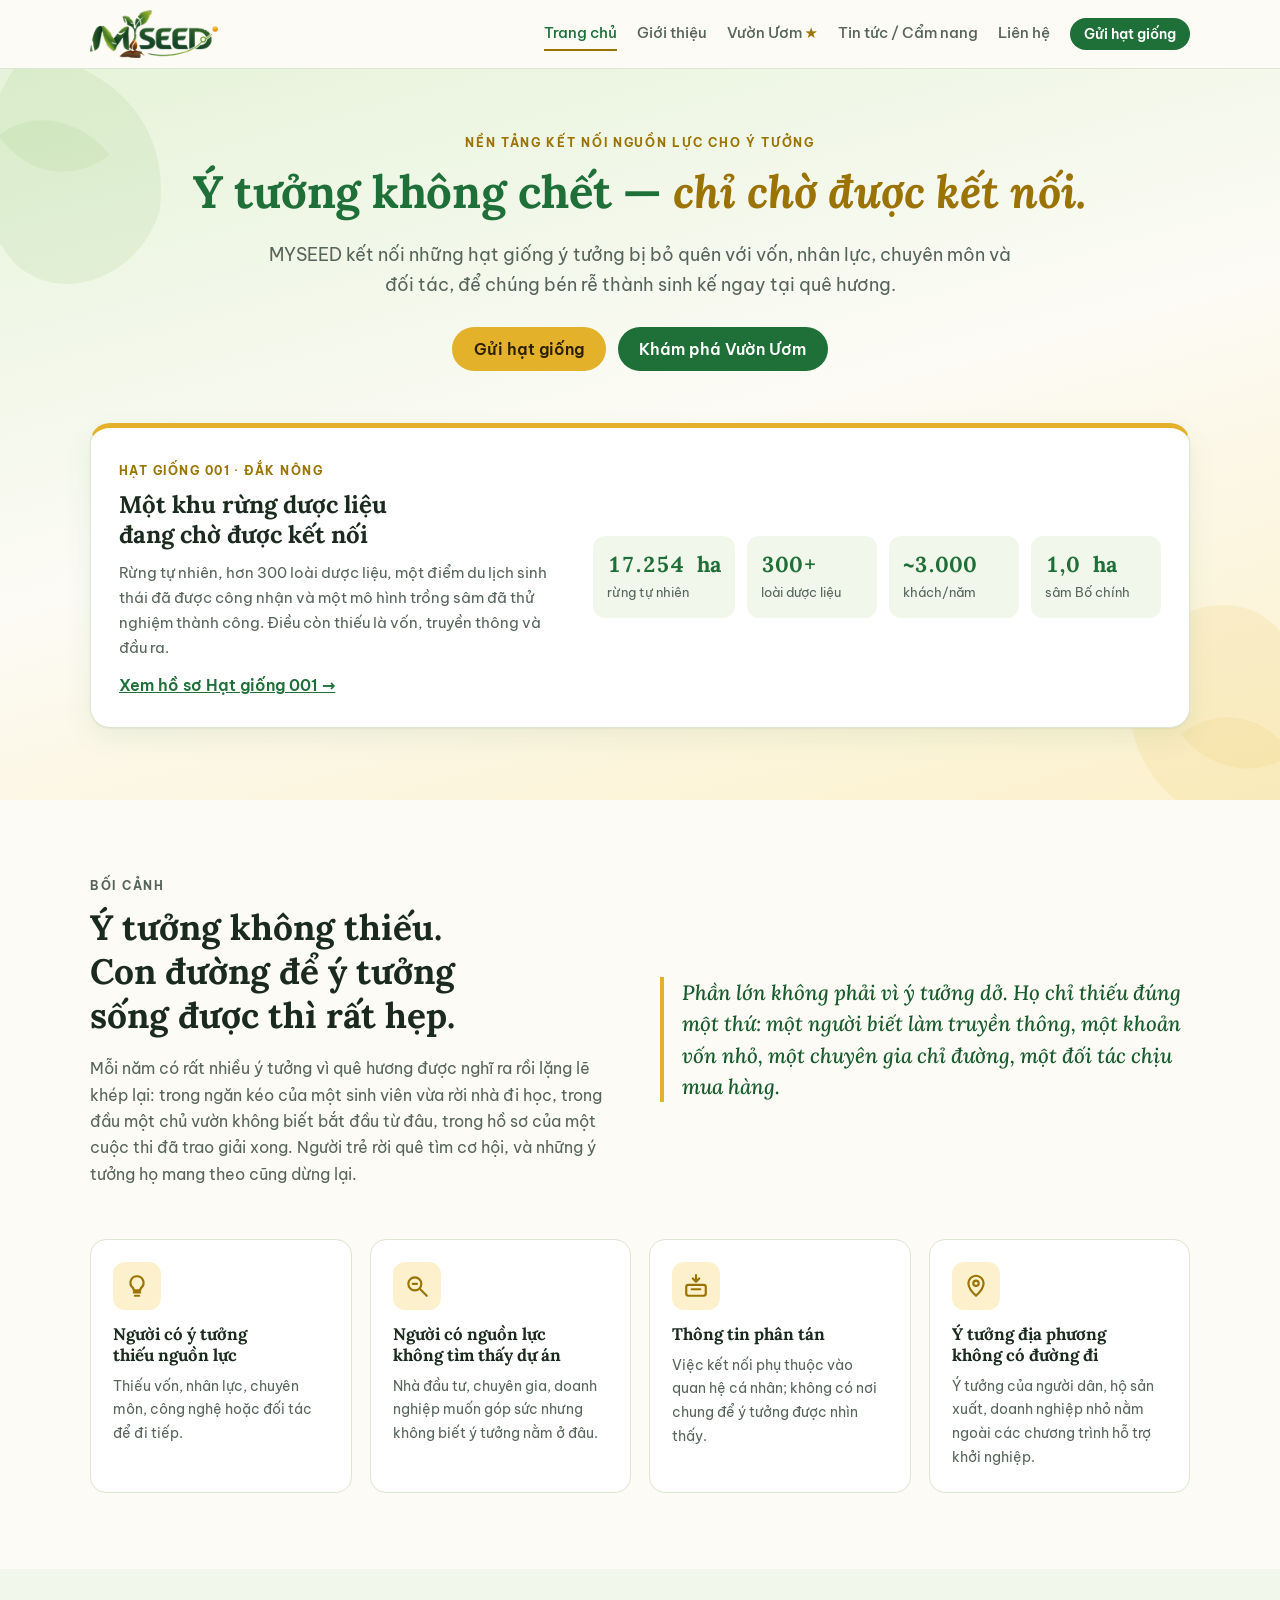
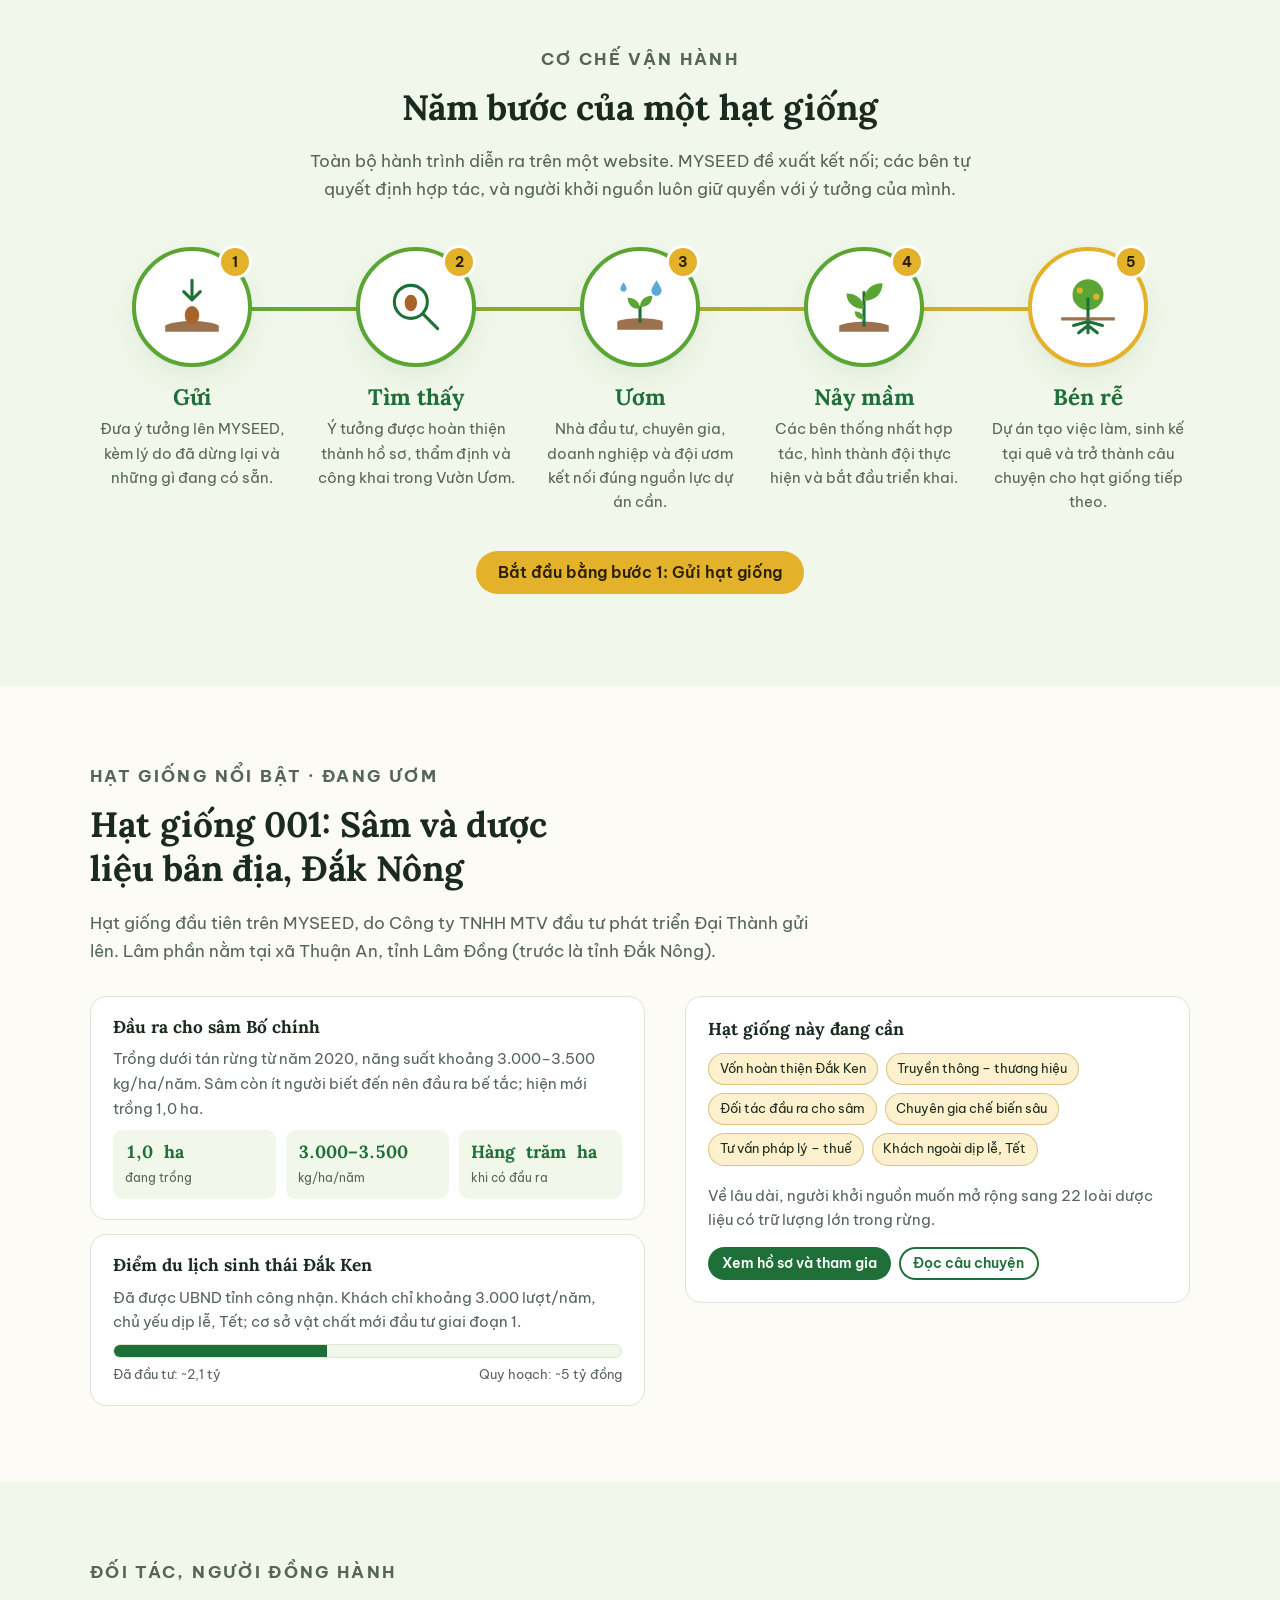
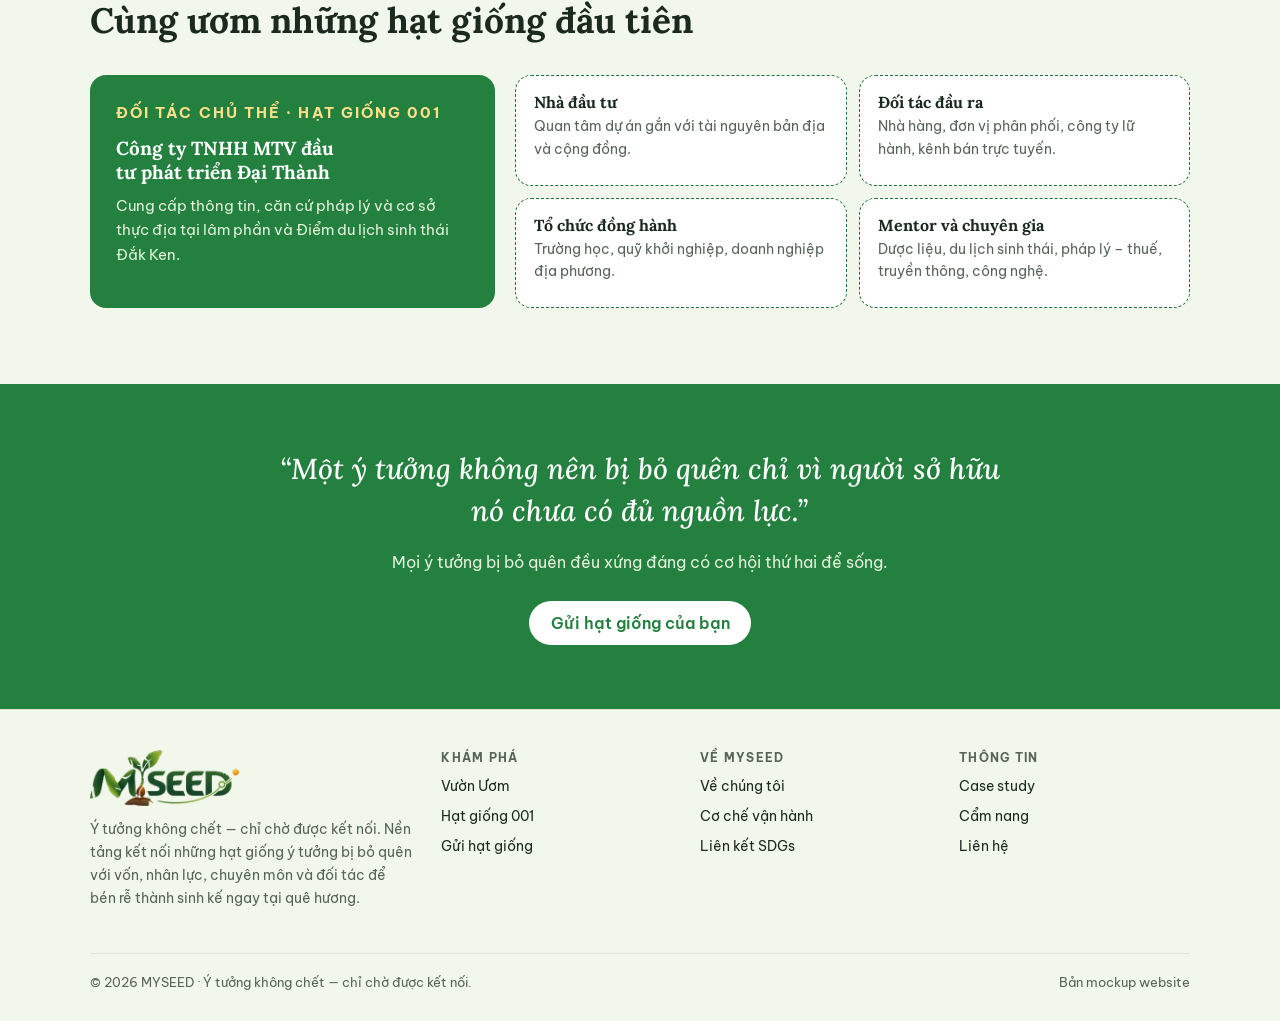
<file: index.html>
<!doctype html>
<html lang="vi">
<head>
  <meta charset="utf-8">
  <meta name="viewport" content="width=device-width, initial-scale=1, viewport-fit=cover">
  <title>MYSEED · Hạt giống bỏ quên</title>
  <meta name="description" content="MYSEED kết nối những hạt giống ý tưởng bị bỏ quên với vốn, nhân lực, chuyên môn và đối tác để bén rễ thành sinh kế tại quê hương.">
  <meta property="og:title" content="MYSEED · Hạt giống bỏ quên">
  <meta property="og:description" content="MYSEED kết nối những hạt giống ý tưởng bị bỏ quên với vốn, nhân lực, chuyên môn và đối tác để bén rễ thành sinh kế tại quê hương.">
  <link rel="icon" type="image/png" href="favicon.png">
  <link rel="preconnect" href="https://fonts.googleapis.com">
  <link rel="preconnect" href="https://fonts.gstatic.com" crossorigin>
  <link href="https://fonts.googleapis.com/css2?family=Be+Vietnam+Pro:wght@400;500;600;700&family=Lora:ital,wght@0,500;0,600;0,700;1,500&display=swap" rel="stylesheet">
  <link rel="stylesheet" href="style.css">
</head>
<body>
<header class="nav">
  <div class="wrap nav-inner">
    <a class="brand" href="index.html"><img src="logo.png" alt="MYSEED" width="128" height="48"></a>
    <button class="nav-toggle" aria-label="Mở menu" aria-expanded="false">☰</button>
    <nav class="nav-links" aria-label="Điều hướng chính">
      <a href="index.html" aria-current="page">Trang chủ</a><a href="gioi-thieu.html">Giới thiệu</a><a href="vuon-uom.html">Vườn Ươm <span class="star">★</span></a><a href="tin-tuc.html">Tin tức / Cẩm nang</a><a href="lien-he.html">Liên hệ</a>
      <a class="btn btn-sm" href="gui-hat-giong.html">Gửi hạt giống</a>
    </nav>
  </div>
</header>
<main>

<!-- Dải 1: Banner -->
<section class="hero">
  <svg class="hero-deco l" viewBox="0 0 200 200" aria-hidden="true"><path d="M100 10C150 40 180 90 150 150 120 190 60 190 40 150 20 100 50 40 100 10Z"/><path d="M60 60C90 50 120 70 130 100 100 110 70 95 60 60Z"/></svg><svg class="hero-deco r" viewBox="0 0 200 200" aria-hidden="true"><path d="M100 10C150 40 180 90 150 150 120 190 60 190 40 150 20 100 50 40 100 10Z"/><path d="M60 60C90 50 120 70 130 100 100 110 70 95 60 60Z"/></svg>
  <div class="wrap">
    <div class="hero-top">
      <p class="eyebrow">Nền tảng kết nối nguồn lực cho ý tưởng</p>
      <h1 class="slogan"><span class="a">Ý tưởng không chết —</span> <span class="b">chỉ chờ được kết nối.</span></h1>
      <p class="lead">MYSEED kết nối những hạt giống ý tưởng bị bỏ quên với vốn, nhân lực, chuyên môn và đối tác, để chúng bén rễ thành sinh kế ngay tại quê hương.</p>
      <div class="hero-cta">
        <a class="btn btn-gold" href="gui-hat-giong.html">Gửi hạt giống</a>
        <a class="btn" href="vuon-uom.html">Khám phá Vườn Ươm</a>
      </div>
    </div>
    <div class="hero-seed">
      <div>
        <span class="tag-001">Hạt giống 001 · Đắk Nông</span>
        <h2>Một khu rừng dược liệu đang chờ được kết nối</h2>
        <p>Rừng tự nhiên, hơn 300 loài dược liệu, một điểm du lịch sinh thái đã được công nhận và một mô hình trồng sâm đã thử nghiệm thành công. Điều còn thiếu là vốn, truyền thông và đầu ra.</p>
        <a class="more" href="du-an.html#hat-giong-001">Xem hồ sơ Hạt giống 001 →</a>
      </div>
      <div class="seed-stats">
        <div><b>17.254 ha</b><span>rừng tự nhiên</span></div>
        <div><b>300+</b><span>loài dược liệu</span></div>
        <div><b>~3.000</b><span>khách/năm</span></div>
        <div><b>1,0 ha</b><span>sâm Bố chính</span></div>
      </div>
    </div>
  </div>
</section>

<!-- Dải 2: Bối cảnh và vấn đề -->
<section class="section">
  <div class="wrap">
    <div class="context">
      <div>
        <p class="eyebrow">Bối cảnh</p>
        <h2>Ý tưởng không thiếu. Con đường để ý tưởng sống được thì rất hẹp.</h2>
        <p>Mỗi năm có rất nhiều ý tưởng vì quê hương được nghĩ ra rồi lặng lẽ khép lại: trong ngăn kéo của một sinh viên vừa rời nhà đi học, trong đầu một chủ vườn không biết bắt đầu từ đâu, trong hồ sơ của một cuộc thi đã trao giải xong. Người trẻ rời quê tìm cơ hội, và những ý tưởng họ mang theo cũng dừng lại.</p>
      </div>
      <blockquote>Phần lớn không phải vì ý tưởng dở. Họ chỉ thiếu đúng một thứ: một người biết làm truyền thông, một khoản vốn nhỏ, một chuyên gia chỉ đường, một đối tác chịu mua hàng.</blockquote>
    </div>
    <div class="why-grid">
      <article class="why-card"><span class="why-ico"><svg viewBox="0 0 24 24" fill="none" stroke="currentColor" stroke-width="2" stroke-linecap="round" stroke-linejoin="round"><path d="M9 18h6M10 21h4M12 3a6 6 0 0 0-4 10.5c.7.7 1 1.5 1 2.5h6c0-1 .3-1.8 1-2.5A6 6 0 0 0 12 3z"/></svg></span><h3>Người có ý tưởng thiếu nguồn lực</h3><p>Thiếu vốn, nhân lực, chuyên môn, công nghệ hoặc đối tác để đi tiếp.</p></article>
      <article class="why-card"><span class="why-ico"><svg viewBox="0 0 24 24" fill="none" stroke="currentColor" stroke-width="2" stroke-linecap="round"><circle cx="10" cy="10" r="6"/><path d="M15 15l6 6"/><path d="M8 10h4" /></svg></span><h3>Người có nguồn lực không tìm thấy dự án</h3><p>Nhà đầu tư, chuyên gia, doanh nghiệp muốn góp sức nhưng không biết ý tưởng nằm ở đâu.</p></article>
      <article class="why-card"><span class="why-ico"><svg viewBox="0 0 24 24" fill="none" stroke="currentColor" stroke-width="2" stroke-linecap="round" stroke-linejoin="round"><path d="M12 2v6M9 5l3 3 3-3"/><rect x="3" y="11" width="18" height="10" rx="2"/><path d="M8 15h8"/></svg></span><h3>Thông tin phân tán</h3><p>Việc kết nối phụ thuộc vào quan hệ cá nhân; không có nơi chung để ý tưởng được nhìn thấy.</p></article>
      <article class="why-card"><span class="why-ico"><svg viewBox="0 0 24 24" fill="none" stroke="currentColor" stroke-width="2" stroke-linecap="round" stroke-linejoin="round"><path d="M12 21s-7-6.2-7-11.5A7 7 0 0 1 19 9.5C19 14.8 12 21 12 21z"/><circle cx="12" cy="9.5" r="2.5"/></svg></span><h3>Ý tưởng địa phương không có đường đi</h3><p>Ý tưởng của người dân, hộ sản xuất, doanh nghiệp nhỏ nằm ngoài các chương trình hỗ trợ khởi nghiệp.</p></article>
    </div>
  </div>
</section>

<!-- Dải 3: 5 bước của một hạt giống -->
<section class="section grow-section">
  <div class="wrap">
    <div class="center-head">
      <p class="eyebrow">Cơ chế vận hành</p>
      <h2>Năm bước của một hạt giống</h2>
      <p>Toàn bộ hành trình diễn ra trên một website. MYSEED đề xuất kết nối; các bên tự quyết định hợp tác, và người khởi nguồn luôn giữ quyền với ý tưởng của mình.</p>
    </div>
    <ol class="grow">
      <li class="g-step"><div class="g-ico"><svg viewBox="0 0 64 64" aria-hidden="true"><path class="ic-soil" d="M6 50c10-6 42-6 52 0v6H6z"/><ellipse class="ic-seed" cx="32" cy="40" rx="7" ry="9"/><path class="ic-stroke" d="M32 6v18M24 17l8 8 8-8"/></svg><span class="g-num">1</span></div><div><h3>Gửi</h3><p>Đưa ý tưởng lên MYSEED, kèm lý do đã dừng lại và những gì đang có sẵn.</p></div></li>
      <li class="g-step"><div class="g-ico"><svg viewBox="0 0 64 64" aria-hidden="true"><ellipse class="ic-seed" cx="27" cy="28" rx="6" ry="8"/><circle class="ic-stroke" cx="27" cy="27" r="16"/><path class="ic-stroke" d="M39 39l14 14" stroke-width="5"/></svg><span class="g-num">2</span></div><div><h3>Tìm thấy</h3><p>Ý tưởng được hoàn thiện thành hồ sơ, thẩm định và công khai trong Vườn Ươm.</p></div></li>
      <li class="g-step"><div class="g-ico"><svg viewBox="0 0 64 64" aria-hidden="true"><path class="ic-soil" d="M10 46c8-4 36-4 44 0v8H10z"/><path class="ic-stroke" d="M32 46V32"/><path class="ic-leaf" d="M32 34c-8 0-12-5-12-11 7 0 12 4 12 11z"/><path class="ic-leaf" d="M32 32c0-7 5-11 12-11 0 7-5 11-12 11z"/><path class="ic-drop" d="M48 6c3 5 5 8 5 10a5 5 0 0 1-10 0c0-2 2-5 5-10z"/><path class="ic-drop" d="M16 8c2 3 3 5 3 6a3 3 0 0 1-6 0c0-1 1-3 3-6z"/></svg><span class="g-num">3</span></div><div><h3>Ươm</h3><p>Nhà đầu tư, chuyên gia, doanh nghiệp và đội ươm kết nối đúng nguồn lực dự án cần.</p></div></li>
      <li class="g-step"><div class="g-ico"><svg viewBox="0 0 64 64" aria-hidden="true"><path class="ic-soil" d="M8 50c10-5 38-5 48 0v6H8z"/><path class="ic-stroke" d="M32 50V18"/><path class="ic-leaf" d="M32 34c-11 0-17-7-17-15 10 0 17 6 17 15z"/><path class="ic-leaf" d="M32 26c0-10 7-17 18-17 0 10-7 17-18 17z"/><path class="ic-leaf" d="M32 44c-6 0-9-3-9-8 5 0 9 3 9 8z"/></svg><span class="g-num">4</span></div><div><h3>Nảy mầm</h3><p>Các bên thống nhất hợp tác, hình thành đội thực hiện và bắt đầu triển khai.</p></div></li>
      <li class="g-step"><div class="g-ico"><svg viewBox="0 0 64 64" aria-hidden="true"><circle class="ic-leaf" cx="32" cy="20" r="15"/><circle class="ic-gold" cx="24" cy="16" r="3"/><circle class="ic-gold" cx="40" cy="22" r="3"/><path class="ic-stroke" d="M32 24v18"/><path class="ic-soil" d="M6 42h52v3H6z"/><path class="ic-stroke" d="M32 45v12M32 50l-9 7M32 50l9 7M32 46l-14 4M32 46l14 4" stroke-width="2.4"/></svg><span class="g-num">5</span></div><div><h3>Bén rễ</h3><p>Dự án tạo việc làm, sinh kế tại quê và trở thành câu chuyện cho hạt giống tiếp theo.</p></div></li>
    </ol>
    <p style="text-align:center;margin-top:36px"><a class="btn btn-gold" href="gui-hat-giong.html">Bắt đầu bằng bước 1: Gửi hạt giống</a></p>
  </div>
</section>

<!-- Dải 4: Hạt giống nổi bật -->
<section class="section">
  <div class="wrap">
    <div class="section-head">
      <p class="eyebrow">Hạt giống nổi bật · Đang ươm</p>
      <h2>Hạt giống 001: Sâm và dược liệu bản địa, Đắk Nông</h2>
      <p>Hạt giống đầu tiên trên MYSEED, do Công ty TNHH MTV đầu tư phát triển Đại Thành gửi lên. Lâm phần nằm tại xã Thuận An, tỉnh Lâm Đồng (trước là tỉnh Đắk Nông).</p>
    </div>
    <div class="feature">
      <div class="axes">
        <div class="axis">
          <h3>Đầu ra cho sâm Bố chính</h3>
          <p>Trồng dưới tán rừng từ năm 2020, năng suất khoảng 3.000–3.500 kg/ha/năm. Sâm còn ít người biết đến nên đầu ra bế tắc; hiện mới trồng 1,0 ha.</p>
          <div class="kv">
            <div><b>1,0 ha</b><span>đang trồng</span></div>
            <div><b>3.000–3.500</b><span>kg/ha/năm</span></div>
            <div><b>Hàng trăm ha</b><span>khi có đầu ra</span></div>
          </div>
        </div>
        <div class="axis">
          <h3>Điểm du lịch sinh thái Đắk Ken</h3>
          <p>Đã được UBND tỉnh công nhận. Khách chỉ khoảng 3.000 lượt/năm, chủ yếu dịp lễ, Tết; cơ sở vật chất mới đầu tư giai đoạn 1.</p>
          <div class="capital">
            <div class="capital-bar" role="img" aria-label="Đã đầu tư khoảng 2,1 trên 5 tỷ đồng"><i></i></div>
            <div class="capital-legend"><span>Đã đầu tư: ~2,1 tỷ</span><span>Quy hoạch: ~5 tỷ đồng</span></div>
          </div>
        </div>
      </div>
      <div class="card">
        <h3>Hạt giống này đang cần</h3>
        <div class="needs">
          <span class="need">Vốn hoàn thiện Đắk Ken</span><span class="need">Truyền thông – thương hiệu</span><span class="need">Đối tác đầu ra cho sâm</span><span class="need">Chuyên gia chế biến sâu</span><span class="need">Tư vấn pháp lý – thuế</span><span class="need">Khách ngoài dịp lễ, Tết</span>
        </div>
        <p>Về lâu dài, người khởi nguồn muốn mở rộng sang 22 loài dược liệu có trữ lượng lớn trong rừng.</p>
        <div class="pill-row">
          <a class="btn btn-sm" href="du-an.html#hat-giong-001">Xem hồ sơ và tham gia</a>
          <a class="btn btn-sm btn-ghost" href="tin-tuc.html#case-study">Đọc câu chuyện</a>
        </div>
      </div>
    </div>
  </div>
</section>

<!-- Dải 5: Đối tác, người đồng hành -->
<section class="section section-alt">
  <div class="wrap">
    <div class="section-head">
      <p class="eyebrow">Đối tác, người đồng hành</p>
      <h2>Cùng ươm những hạt giống đầu tiên</h2>
    </div>
    <div class="partners">
      <div class="partner-main">
        <p class="eyebrow">Đối tác chủ thể · Hạt giống 001</p>
        <h3>Công ty TNHH MTV đầu tư phát triển Đại Thành</h3>
        <p>Cung cấp thông tin, căn cứ pháp lý và cơ sở thực địa tại lâm phần và Điểm du lịch sinh thái Đắk Ken.</p>
      </div>
      <div class="seeking">
        <div><h4>Nhà đầu tư</h4><p>Quan tâm dự án gắn với tài nguyên bản địa và cộng đồng.</p></div>
        <div><h4>Đối tác đầu ra</h4><p>Nhà hàng, đơn vị phân phối, công ty lữ hành, kênh bán trực tuyến.</p></div>
        <div><h4>Tổ chức đồng hành</h4><p>Trường học, quỹ khởi nghiệp, doanh nghiệp địa phương.</p></div>
        <div><h4>Mentor và chuyên gia</h4><p>Dược liệu, du lịch sinh thái, pháp lý – thuế, truyền thông, công nghệ.</p></div>
      </div>
    </div>
  </div>
</section>
<section class="closing">
  <div class="wrap">
    <p class="q">“Một ý tưởng không nên bị bỏ quên chỉ vì người sở hữu nó chưa có đủ nguồn lực.”</p>
    <p class="s">Mọi ý tưởng bị bỏ quên đều xứng đáng có cơ hội thứ hai để sống.</p>
    <a class="btn btn-band" href="gui-hat-giong.html">Gửi hạt giống của bạn</a>
  </div>
</section>
</main>
<footer class="footer">
  <div class="wrap">
    <div class="footer-grid">
      <div>
        <a class="brand" href="index.html"><img src="logo.png" alt="MYSEED" width="149" height="56"></a>
        <p class="muted small" style="margin-top:12px">Ý tưởng không chết — chỉ chờ được kết nối. Nền tảng kết nối những hạt giống ý tưởng bị bỏ quên với vốn, nhân lực, chuyên môn và đối tác để bén rễ thành sinh kế ngay tại quê hương.</p>
      </div>
      <div>
        <h4>Khám phá</h4>
        <ul>
          <li><a href="vuon-uom.html">Vườn Ươm</a></li>
          <li><a href="du-an.html#hat-giong-001">Hạt giống 001</a></li>
          <li><a href="gui-hat-giong.html">Gửi hạt giống</a></li>
        </ul>
      </div>
      <div>
        <h4>Về MYSEED</h4>
        <ul>
          <li><a href="gioi-thieu.html#ve-chung-toi">Về chúng tôi</a></li>
          <li><a href="gioi-thieu.html#co-che">Cơ chế vận hành</a></li>
          <li><a href="gioi-thieu.html#sdgs">Liên kết SDGs</a></li>
        </ul>
      </div>
      <div>
        <h4>Thông tin</h4>
        <ul>
          <li><a href="tin-tuc.html#case-study">Case study</a></li>
          <li><a href="tin-tuc.html#cam-nang">Cẩm nang</a></li>
          <li><a href="lien-he.html">Liên hệ</a></li>
        </ul>
      </div>
    </div>
    <div class="footer-bottom">
      <span>© 2026 MYSEED · Ý tưởng không chết — chỉ chờ được kết nối.</span>
      <span>Bản mockup website</span>
    </div>
  </div>
</footer>
<script src="script.js"></script>
</body>
</html>
</file>
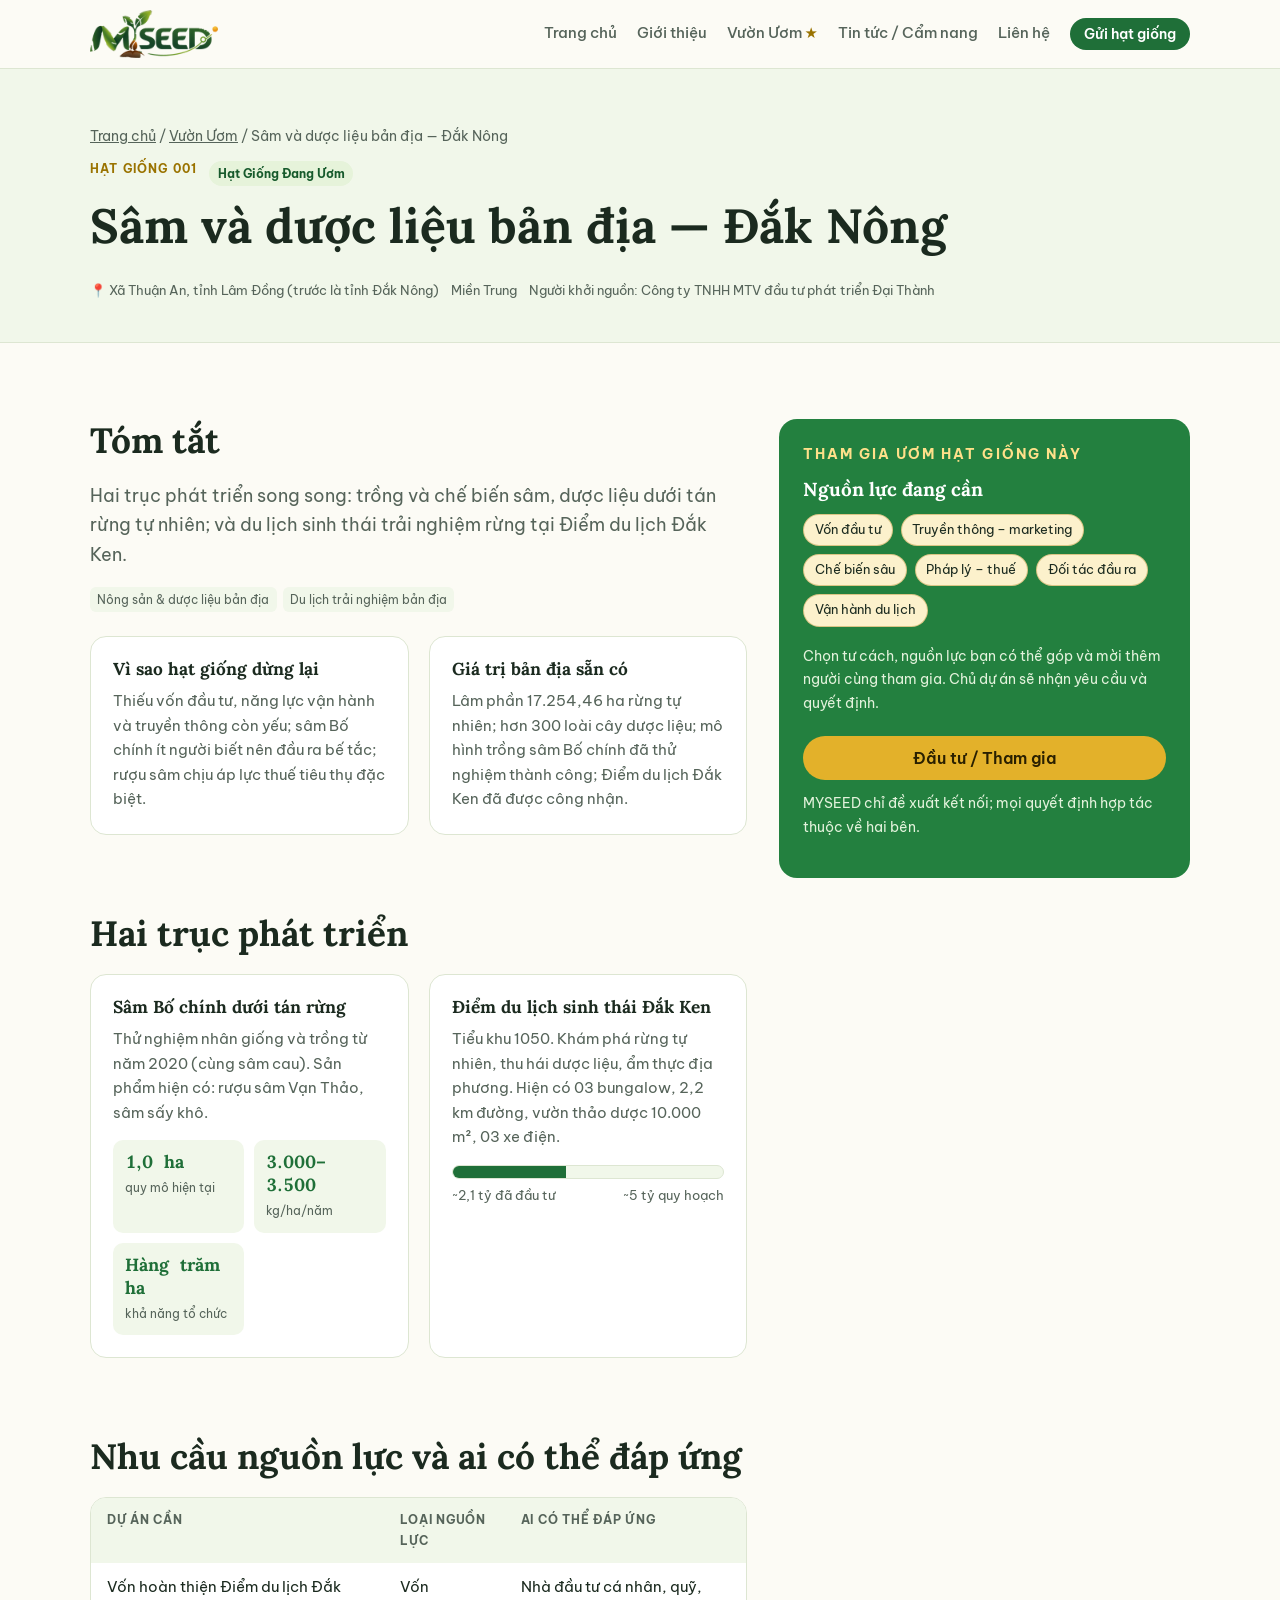
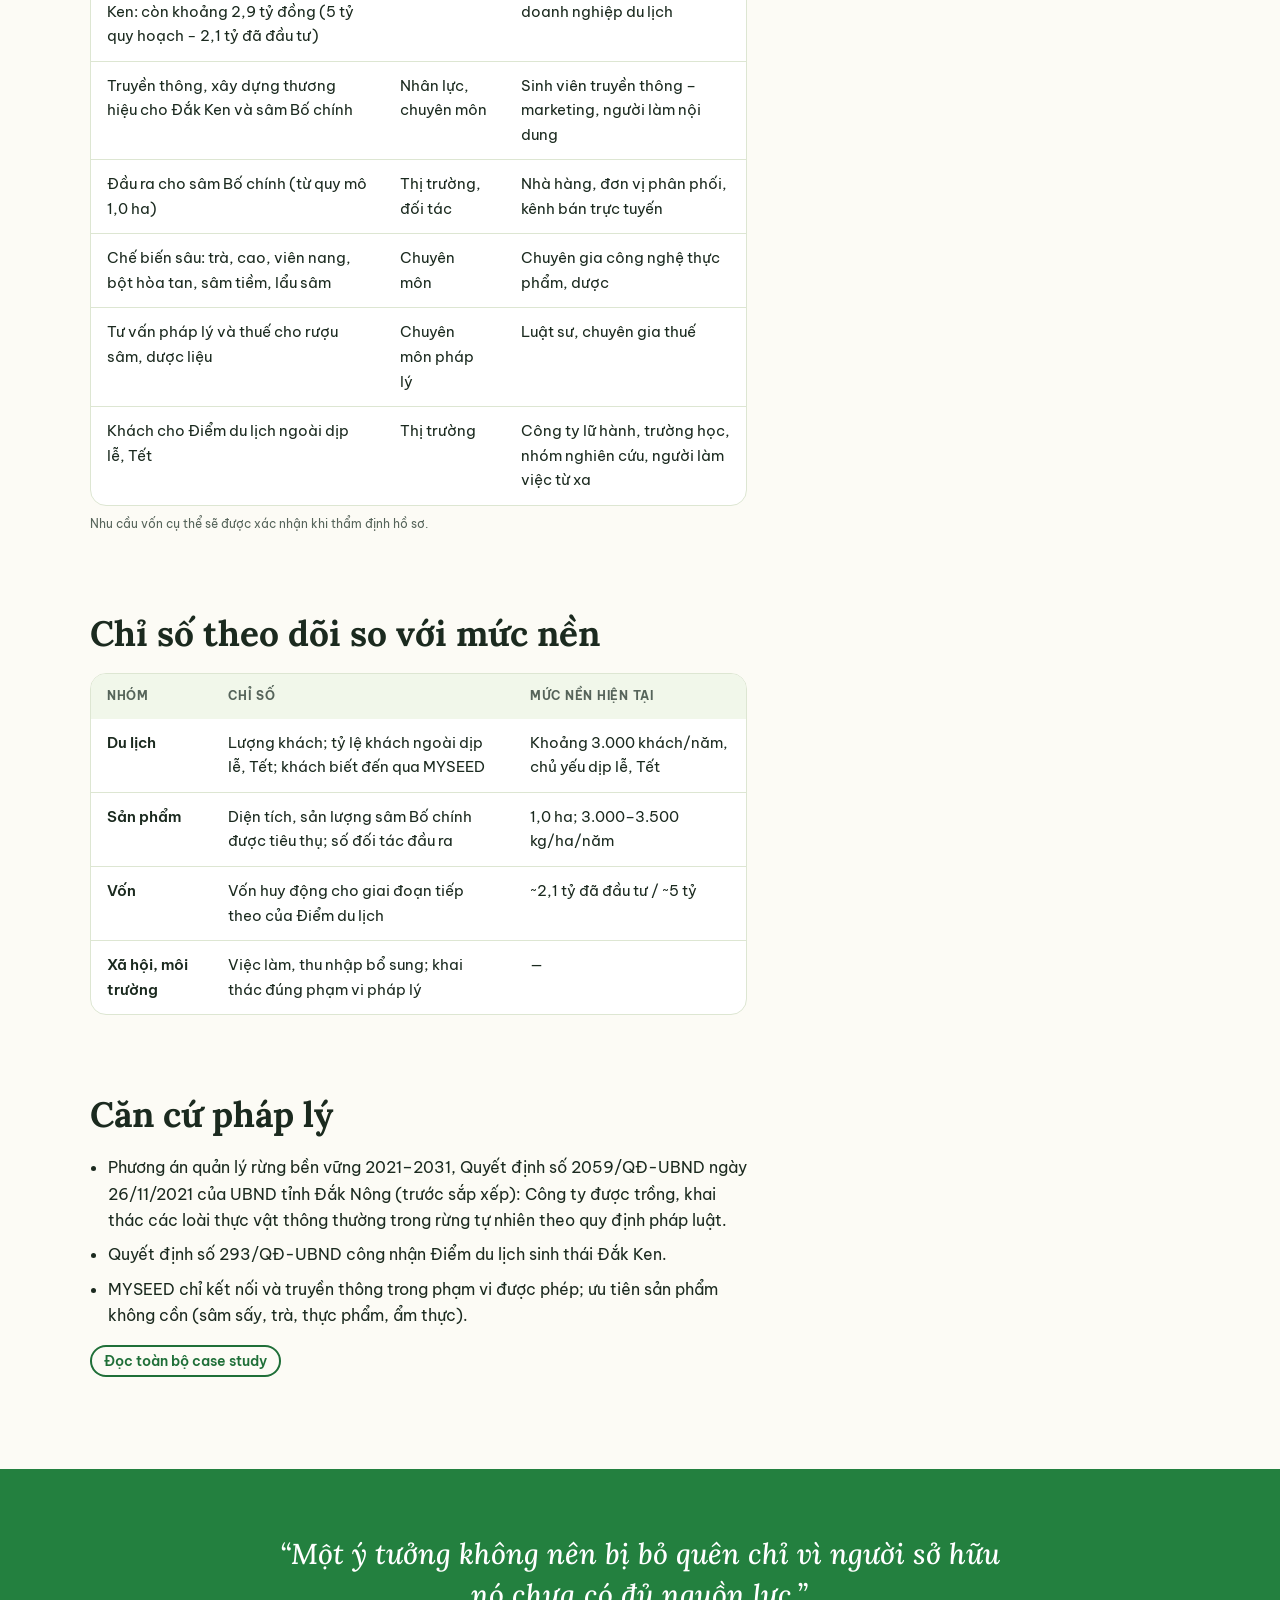
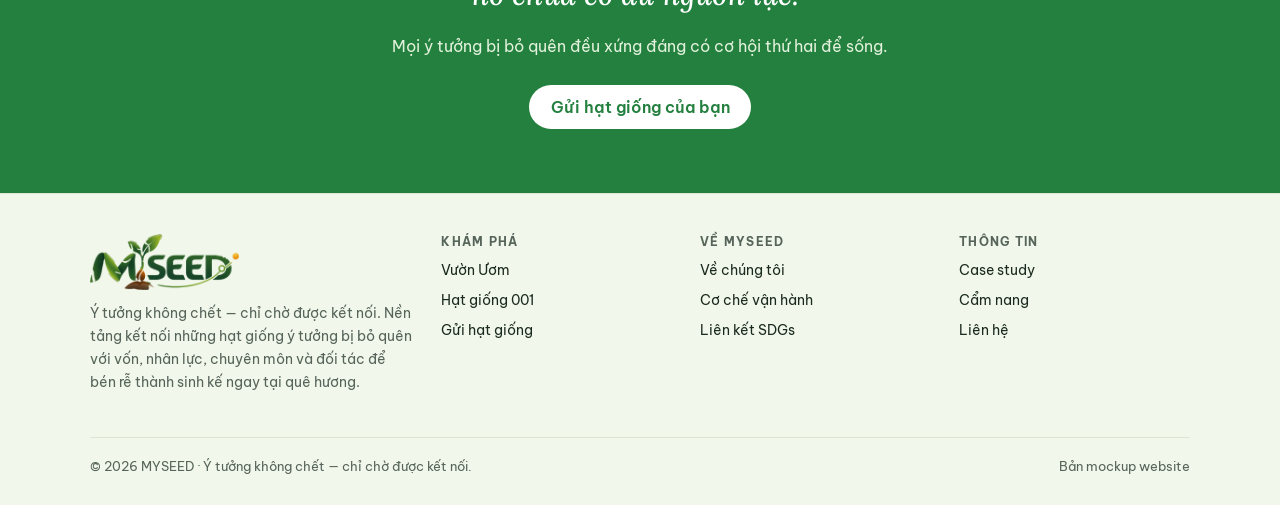
<file: du-an.html>
<!doctype html>
<html lang="vi">
<head>
  <meta charset="utf-8">
  <meta name="viewport" content="width=device-width, initial-scale=1, viewport-fit=cover">
  <title>Hồ sơ dự án · MYSEED</title>
  <meta name="description" content="Hồ sơ chi tiết hạt giống trên MYSEED: nguồn lực đang cần và yêu cầu kết nối.">
  <meta property="og:title" content="Hồ sơ dự án · MYSEED">
  <meta property="og:description" content="Hồ sơ chi tiết hạt giống trên MYSEED: nguồn lực đang cần và yêu cầu kết nối.">
  <link rel="icon" type="image/png" href="favicon.png">
  <link rel="preconnect" href="https://fonts.googleapis.com">
  <link rel="preconnect" href="https://fonts.gstatic.com" crossorigin>
  <link href="https://fonts.googleapis.com/css2?family=Be+Vietnam+Pro:wght@400;500;600;700&family=Lora:ital,wght@0,500;0,600;0,700;1,500&display=swap" rel="stylesheet">
  <link rel="stylesheet" href="style.css">
</head>
<body>
<header class="nav">
  <div class="wrap nav-inner">
    <a class="brand" href="index.html"><img src="logo.png" alt="MYSEED" width="128" height="48"></a>
    <button class="nav-toggle" aria-label="Mở menu" aria-expanded="false">☰</button>
    <nav class="nav-links" aria-label="Điều hướng chính">
      <a href="index.html">Trang chủ</a><a href="gioi-thieu.html">Giới thiệu</a><a href="vuon-uom.html">Vườn Ươm <span class="star">★</span></a><a href="tin-tuc.html">Tin tức / Cẩm nang</a><a href="lien-he.html">Liên hệ</a>
      <a class="btn btn-sm" href="gui-hat-giong.html">Gửi hạt giống</a>
    </nav>
  </div>
</header>
<main>

<section class="page-hero">
  <div class="wrap">
    <p class="crumbs"><a href="index.html">Trang chủ</a> / <a href="vuon-uom.html">Vườn Ươm</a> / <span id="dCrumb"></span></p>
    <div class="seed-top" style="justify-content:flex-start;gap:12px;margin-bottom:10px"><span class="seed-id" id="dCode"></span><span id="dState"></span></div>
    <h1 id="dTitle"></h1>
    <div class="meta" id="dMeta"></div>
  </div>
</section>

<section class="section" id="detail">
  <div class="wrap detail-grid">
    <div>
      <h2>Tóm tắt</h2>
      <p id="dSummary" class="lead"></p>
      <div class="tags" id="dFields" style="margin-bottom:24px"></div>
      <div class="grid-2">
        <div class="card"><h3>Vì sao hạt giống dừng lại</h3><p id="dWhy"></p></div>
        <div class="card"><h3>Giá trị bản địa sẵn có</h3><p id="dLocal"></p></div>
      </div>

      <div data-only="hat-giong-001">
        <h2 class="sub">Hai trục phát triển</h2>
        <div class="grid-2">
          <div class="card">
            <h3>Sâm Bố chính dưới tán rừng</h3>
            <p>Thử nghiệm nhân giống và trồng từ năm 2020 (cùng sâm cau). Sản phẩm hiện có: rượu sâm Vạn Thảo, sâm sấy khô.</p>
            <div class="kv">
              <div><b>1,0 ha</b><span>quy mô hiện tại</span></div>
              <div><b>3.000–3.500</b><span>kg/ha/năm</span></div>
              <div><b>Hàng trăm ha</b><span>khả năng tổ chức</span></div>
            </div>
          </div>
          <div class="card">
            <h3>Điểm du lịch sinh thái Đắk Ken</h3>
            <p>Tiểu khu 1050. Khám phá rừng tự nhiên, thu hái dược liệu, ẩm thực địa phương. Hiện có 03 bungalow, 2,2 km đường, vườn thảo dược 10.000 m², 03 xe điện.</p>
            <div class="capital">
              <div class="capital-bar" role="img" aria-label="Đã đầu tư khoảng 2,1 trên 5 tỷ đồng"><i></i></div>
              <div class="capital-legend"><span>~2,1 tỷ đã đầu tư</span><span>~5 tỷ quy hoạch</span></div>
            </div>
          </div>
        </div>

        <h2 class="sub">Nhu cầu nguồn lực và ai có thể đáp ứng</h2>
        <div class="table-wrap">
          <table>
            <thead><tr><th>Dự án cần</th><th>Loại nguồn lực</th><th>Ai có thể đáp ứng</th></tr></thead>
            <tbody>
              <tr><td>Vốn hoàn thiện Điểm du lịch Đắk Ken: còn khoảng 2,9 tỷ đồng (5 tỷ quy hoạch − 2,1 tỷ đã đầu tư)</td><td>Vốn</td><td>Nhà đầu tư cá nhân, quỹ, doanh nghiệp du lịch</td></tr>
              <tr><td>Truyền thông, xây dựng thương hiệu cho Đắk Ken và sâm Bố chính</td><td>Nhân lực, chuyên môn</td><td>Sinh viên truyền thông – marketing, người làm nội dung</td></tr>
              <tr><td>Đầu ra cho sâm Bố chính (từ quy mô 1,0 ha)</td><td>Thị trường, đối tác</td><td>Nhà hàng, đơn vị phân phối, kênh bán trực tuyến</td></tr>
              <tr><td>Chế biến sâu: trà, cao, viên nang, bột hòa tan, sâm tiềm, lẩu sâm</td><td>Chuyên môn</td><td>Chuyên gia công nghệ thực phẩm, dược</td></tr>
              <tr><td>Tư vấn pháp lý và thuế cho rượu sâm, dược liệu</td><td>Chuyên môn pháp lý</td><td>Luật sư, chuyên gia thuế</td></tr>
              <tr><td>Khách cho Điểm du lịch ngoài dịp lễ, Tết</td><td>Thị trường</td><td>Công ty lữ hành, trường học, nhóm nghiên cứu, người làm việc từ xa</td></tr>
            </tbody>
          </table>
        </div>
        <p class="src" style="margin-top:8px">Nhu cầu vốn cụ thể sẽ được xác nhận khi thẩm định hồ sơ.</p>

        <h2 class="sub">Chỉ số theo dõi so với mức nền</h2>
        <div class="table-wrap">
          <table>
            <thead><tr><th>Nhóm</th><th>Chỉ số</th><th>Mức nền hiện tại</th></tr></thead>
            <tbody>
              <tr><th>Du lịch</th><td>Lượng khách; tỷ lệ khách ngoài dịp lễ, Tết; khách biết đến qua MYSEED</td><td>Khoảng 3.000 khách/năm, chủ yếu dịp lễ, Tết</td></tr>
              <tr><th>Sản phẩm</th><td>Diện tích, sản lượng sâm Bố chính được tiêu thụ; số đối tác đầu ra</td><td>1,0 ha; 3.000–3.500 kg/ha/năm</td></tr>
              <tr><th>Vốn</th><td>Vốn huy động cho giai đoạn tiếp theo của Điểm du lịch</td><td>~2,1 tỷ đã đầu tư / ~5 tỷ</td></tr>
              <tr><th>Xã hội, môi trường</th><td>Việc làm, thu nhập bổ sung; khai thác đúng phạm vi pháp lý</td><td>—</td></tr>
            </tbody>
          </table>
        </div>

        <h2 class="sub">Căn cứ pháp lý</h2>
        <ul class="list">
          <li>Phương án quản lý rừng bền vững 2021–2031, Quyết định số 2059/QĐ-UBND ngày 26/11/2021 của UBND tỉnh Đắk Nông (trước sắp xếp): Công ty được trồng, khai thác các loài thực vật thông thường trong rừng tự nhiên theo quy định pháp luật.</li>
          <li>Quyết định số 293/QĐ-UBND công nhận Điểm du lịch sinh thái Đắk Ken.</li>
          <li>MYSEED chỉ kết nối và truyền thông trong phạm vi được phép; ưu tiên sản phẩm không cồn (sâm sấy, trà, thực phẩm, ẩm thực).</li>
        </ul>
        <p><a class="btn btn-ghost btn-sm" href="tin-tuc.html#case-study">Đọc toàn bộ case study</a></p>
      </div>
    </div>

    <aside class="cta-box">
      <p class="eyebrow">Tham gia ươm hạt giống này</p>
      <h3>Nguồn lực đang cần</h3>
      <div class="needs" id="dNeeds"></div>
      <p>Chọn tư cách, nguồn lực bạn có thể góp và mời thêm người cùng tham gia. Chủ dự án sẽ nhận yêu cầu và quyết định.</p>
      <button class="btn btn-gold" data-open-modal>Đầu tư / Tham gia</button>
      <p class="small" style="margin-top:12px">MYSEED chỉ đề xuất kết nối; mọi quyết định hợp tác thuộc về hai bên.</p>
    </aside>
  </div>
</section>

<div class="modal" id="joinModal" hidden role="dialog" aria-modal="true" aria-labelledby="mTitle">
  <div class="modal-box">
    <div class="modal-head">
      <div><p class="eyebrow" style="margin:0">Yêu cầu kết nối</p><h3 id="mTitle" style="margin:.2em 0 0">Tham gia: <span id="mSeed"></span></h3></div>
      <button class="modal-close" aria-label="Đóng">×</button>
    </div>
    <div class="progress"><span>1. Tư cách</span><span>2. Chuyên môn</span><span>3. Mời người</span><span>4. Nhóm chat</span></div>
    <form onsubmit="return false">
      <div class="step-pane">
        <p class="small muted" style="margin:0">Xác nhận tư cách giúp chủ dự án biết bạn là ai. Nhà đầu tư, doanh nghiệp và đối tác sẽ được xác minh thông tin cơ bản.</p>
        <div class="opt-grid">
          <label class="opt"><input type="radio" name="role" value="Nhà đầu tư"> Nhà đầu tư</label>
          <label class="opt"><input type="radio" name="role" value="Người có chuyên môn"> Người có chuyên môn</label>
          <label class="opt"><input type="radio" name="role" value="Mentor / chuyên gia"> Mentor / chuyên gia</label>
          <label class="opt"><input type="radio" name="role" value="Doanh nghiệp / đối tác"> Doanh nghiệp / đối tác</label>
          <label class="opt"><input type="radio" name="role" value="Tổ chức hỗ trợ"> Tổ chức hỗ trợ</label>
          <label class="opt"><input type="radio" name="role" value="Sinh viên – đội ươm"> Sinh viên – đội ươm</label>
        </div>
        <div class="form-row">
          <label for="mName">Họ tên / tên đơn vị<input id="mName" autocomplete="name"></label>
          <label for="mContact">Email hoặc số điện thoại<input id="mContact" autocomplete="email"></label>
        </div>
      </div>
      <div class="step-pane" hidden>
        <p class="small muted" style="margin:0">Bạn có thể đóng góp nguồn lực nào dự án đang cần?</p>
        <div class="opt-grid" id="mOffers"></div>
        <label for="mNote">Mô tả thêm về chuyên môn hoặc mức đóng góp <span class="hint">(không bắt buộc)</span><textarea id="mNote" rows="3"></textarea></label>
      </div>
      <div class="step-pane" hidden>
        <label for="mInvite">Mời người cùng tham gia <span class="hint">Nhập email, cách nhau bằng dấu phẩy (không bắt buộc)</span><textarea id="mInvite" rows="2" placeholder="ban.a@example.com, ban.b@example.com"></textarea></label>
        <label for="mMsgOwner">Lời nhắn gửi người khởi nguồn<textarea id="mMsgOwner" rows="3" placeholder="Giới thiệu ngắn về bạn và cách bạn muốn đồng hành"></textarea></label>
      </div>
      <div class="step-pane" hidden>
        <div class="chat-preview">
          <header id="chatName"></header>
          <ul id="chatMembers"></ul>
        </div>
        <p class="small" style="margin:0"><b>Nguồn lực đề xuất:</b> <span id="chatOffer"></span></p>
        <p class="small muted" style="margin:0">Nhóm chat được tạo khi chủ dự án chấp nhận yêu cầu. Ở phiên bản đầu, hai bên nhận thông tin liên hệ của nhau; nhắn tin trong nền tảng thuộc giai đoạn 2.</p>
      </div>
      <div class="step-pane" hidden>
        <div class="success">
          <h3>Đã gửi yêu cầu kết nối</h3>
          <p style="margin:0">Chủ dự án sẽ xem xét và chấp nhận hoặc từ chối. Bản mockup này chưa gửi dữ liệu thật.</p>
        </div>
      </div>
      <p class="form-msg" id="mMsg" role="alert"></p>
      <div class="modal-foot">
        <button type="button" class="btn btn-ghost btn-sm" id="mBack">Quay lại</button>
        <button type="button" class="btn btn-sm" id="mNext" style="margin-left:auto">Tiếp tục</button>
      </div>
    </form>
  </div>
</div>
<section class="closing">
  <div class="wrap">
    <p class="q">“Một ý tưởng không nên bị bỏ quên chỉ vì người sở hữu nó chưa có đủ nguồn lực.”</p>
    <p class="s">Mọi ý tưởng bị bỏ quên đều xứng đáng có cơ hội thứ hai để sống.</p>
    <a class="btn btn-band" href="gui-hat-giong.html">Gửi hạt giống của bạn</a>
  </div>
</section>
</main>
<footer class="footer">
  <div class="wrap">
    <div class="footer-grid">
      <div>
        <a class="brand" href="index.html"><img src="logo.png" alt="MYSEED" width="149" height="56"></a>
        <p class="muted small" style="margin-top:12px">Ý tưởng không chết — chỉ chờ được kết nối. Nền tảng kết nối những hạt giống ý tưởng bị bỏ quên với vốn, nhân lực, chuyên môn và đối tác để bén rễ thành sinh kế ngay tại quê hương.</p>
      </div>
      <div>
        <h4>Khám phá</h4>
        <ul>
          <li><a href="vuon-uom.html">Vườn Ươm</a></li>
          <li><a href="du-an.html#hat-giong-001">Hạt giống 001</a></li>
          <li><a href="gui-hat-giong.html">Gửi hạt giống</a></li>
        </ul>
      </div>
      <div>
        <h4>Về MYSEED</h4>
        <ul>
          <li><a href="gioi-thieu.html#ve-chung-toi">Về chúng tôi</a></li>
          <li><a href="gioi-thieu.html#co-che">Cơ chế vận hành</a></li>
          <li><a href="gioi-thieu.html#sdgs">Liên kết SDGs</a></li>
        </ul>
      </div>
      <div>
        <h4>Thông tin</h4>
        <ul>
          <li><a href="tin-tuc.html#case-study">Case study</a></li>
          <li><a href="tin-tuc.html#cam-nang">Cẩm nang</a></li>
          <li><a href="lien-he.html">Liên hệ</a></li>
        </ul>
      </div>
    </div>
    <div class="footer-bottom">
      <span>© 2026 MYSEED · Ý tưởng không chết — chỉ chờ được kết nối.</span>
      <span>Bản mockup website</span>
    </div>
  </div>
</footer>
<script src="script.js"></script>
</body>
</html>
</file>
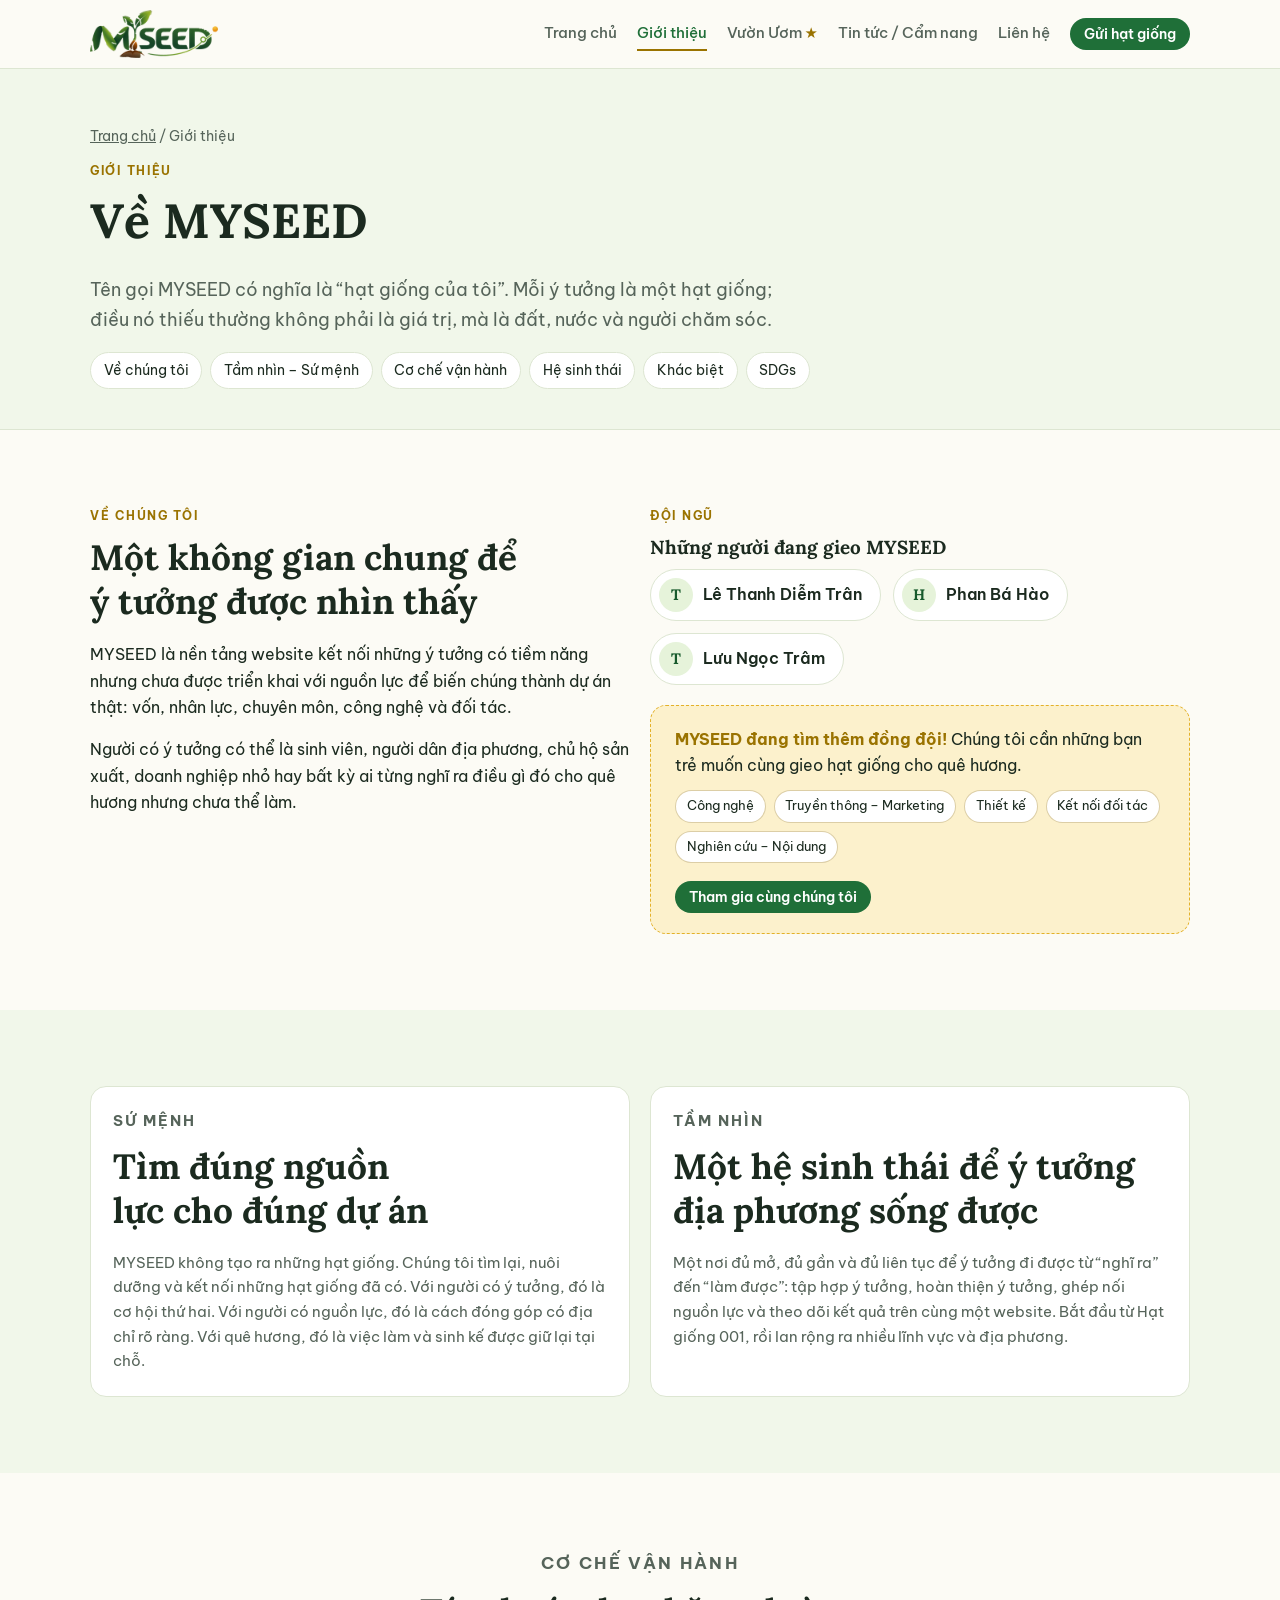
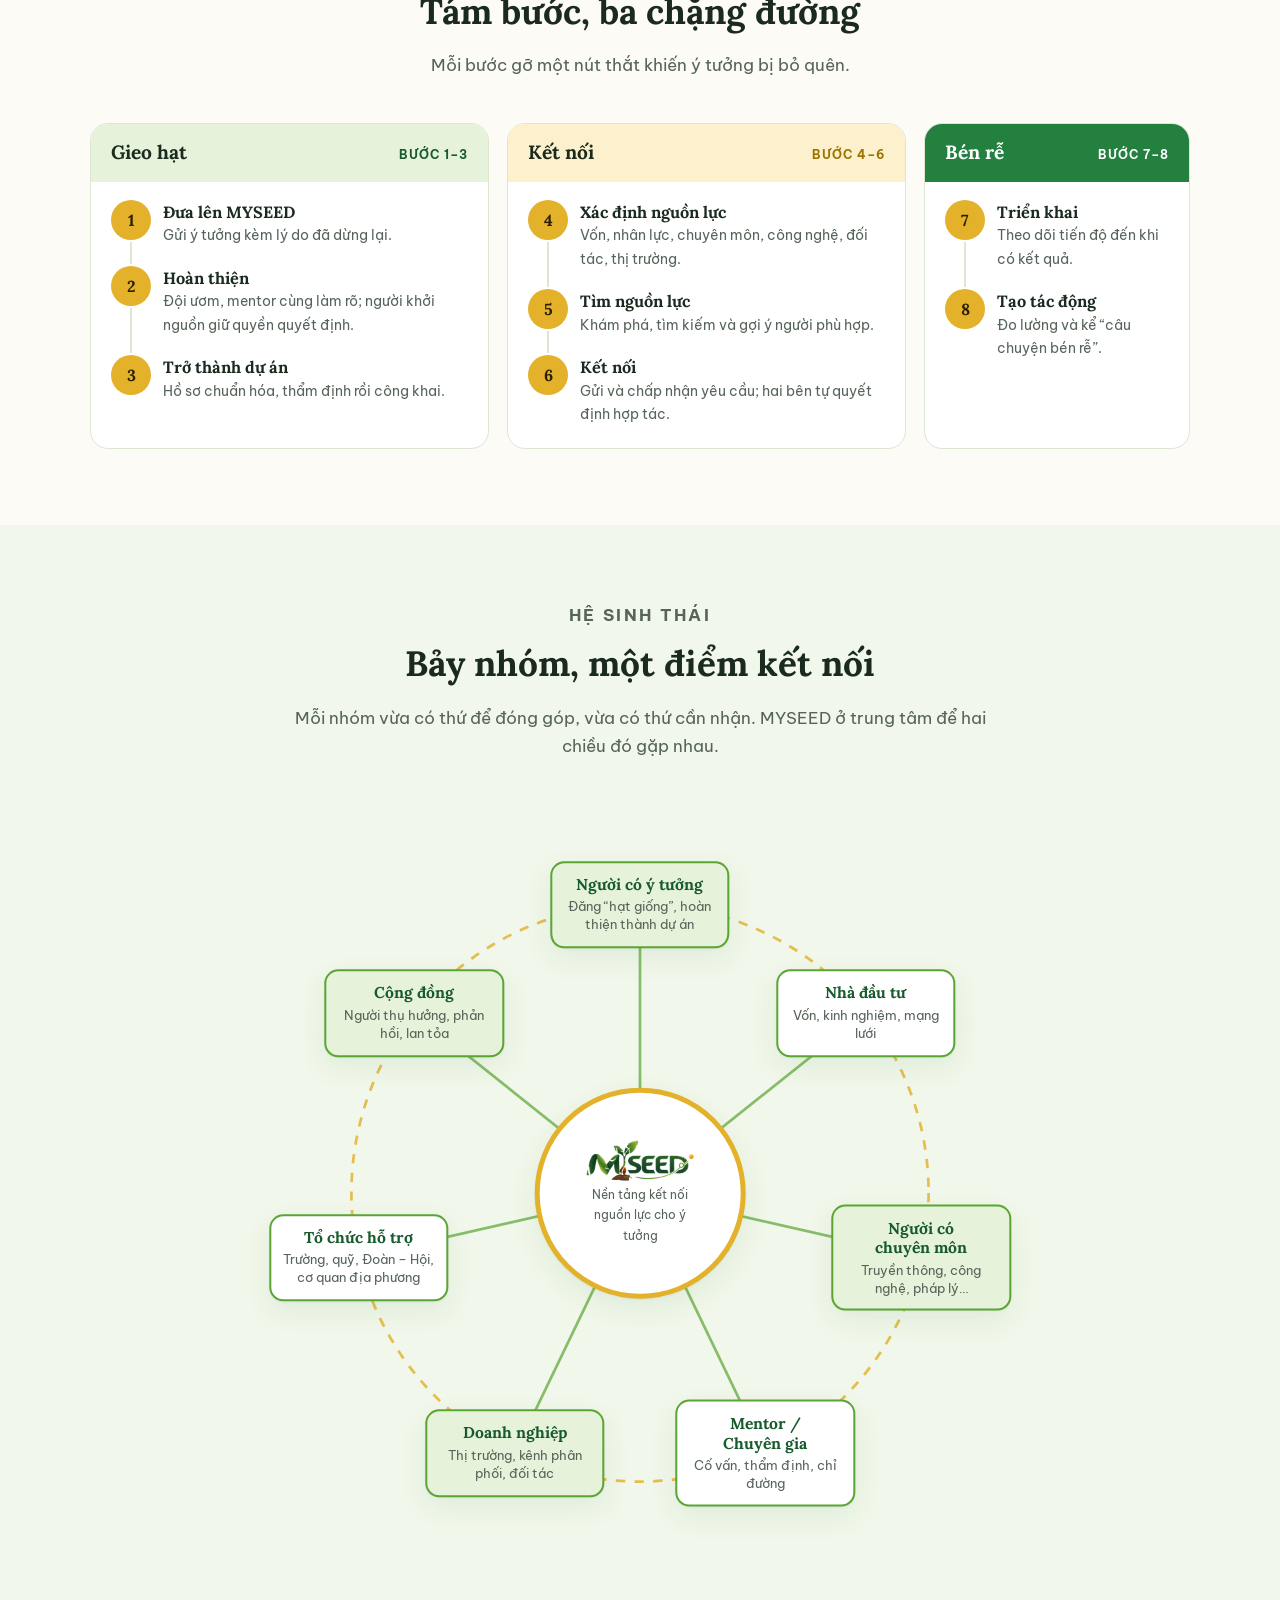
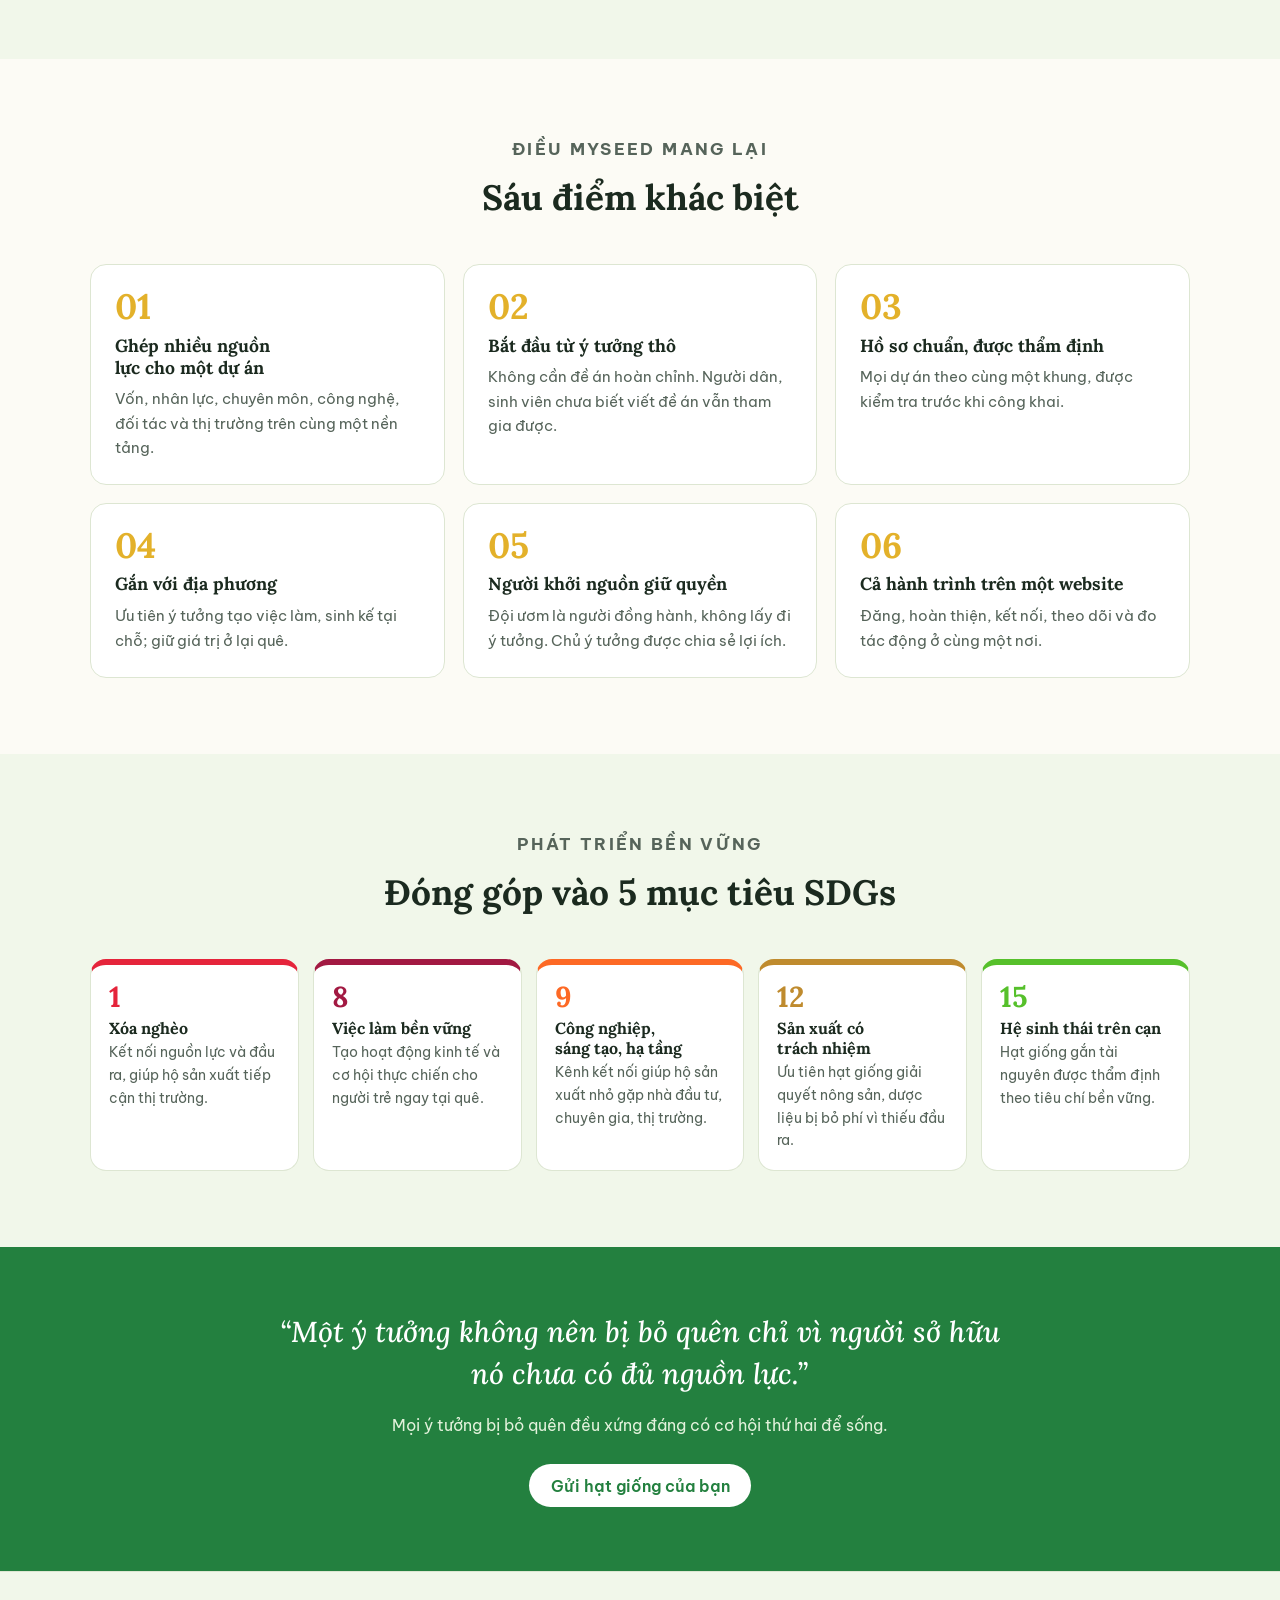
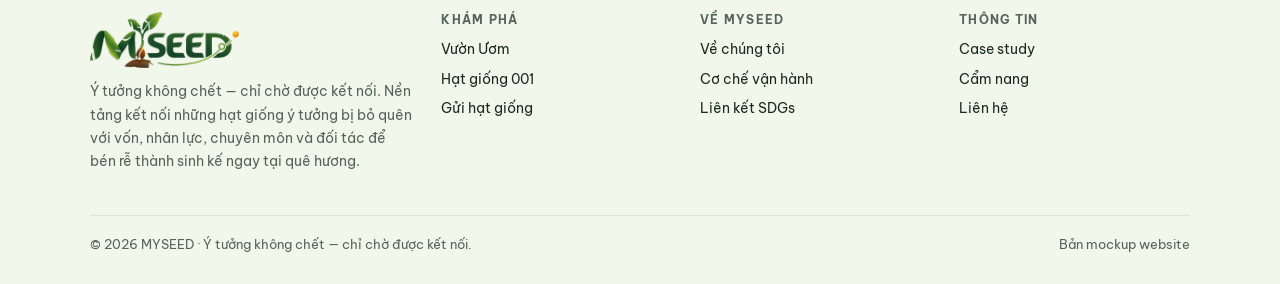
<file: gioi-thieu.html>
<!doctype html>
<html lang="vi">
<head>
  <meta charset="utf-8">
  <meta name="viewport" content="width=device-width, initial-scale=1, viewport-fit=cover">
  <title>Giới thiệu · MYSEED</title>
  <meta name="description" content="Về MYSEED: đội ngũ, tầm nhìn – sứ mệnh, cơ chế vận hành, hệ sinh thái và những khác biệt.">
  <meta property="og:title" content="Giới thiệu · MYSEED">
  <meta property="og:description" content="Về MYSEED: đội ngũ, tầm nhìn – sứ mệnh, cơ chế vận hành, hệ sinh thái và những khác biệt.">
  <link rel="icon" type="image/png" href="favicon.png">
  <link rel="preconnect" href="https://fonts.googleapis.com">
  <link rel="preconnect" href="https://fonts.gstatic.com" crossorigin>
  <link href="https://fonts.googleapis.com/css2?family=Be+Vietnam+Pro:wght@400;500;600;700&family=Lora:ital,wght@0,500;0,600;0,700;1,500&display=swap" rel="stylesheet">
  <link rel="stylesheet" href="style.css">
</head>
<body>
<header class="nav">
  <div class="wrap nav-inner">
    <a class="brand" href="index.html"><img src="logo.png" alt="MYSEED" width="128" height="48"></a>
    <button class="nav-toggle" aria-label="Mở menu" aria-expanded="false">☰</button>
    <nav class="nav-links" aria-label="Điều hướng chính">
      <a href="index.html">Trang chủ</a><a href="gioi-thieu.html" aria-current="page">Giới thiệu</a><a href="vuon-uom.html">Vườn Ươm <span class="star">★</span></a><a href="tin-tuc.html">Tin tức / Cẩm nang</a><a href="lien-he.html">Liên hệ</a>
      <a class="btn btn-sm" href="gui-hat-giong.html">Gửi hạt giống</a>
    </nav>
  </div>
</header>
<main>
<section class="page-hero">
  <div class="wrap">
    <p class="crumbs"><a href="index.html">Trang chủ</a> / Giới thiệu</p>
    <p class="eyebrow">Giới thiệu</p>
    <h1>Về MYSEED</h1>
    <p class="lead">Tên gọi MYSEED có nghĩa là “hạt giống của tôi”. Mỗi ý tưởng là một hạt giống; điều nó thiếu thường không phải là giá trị, mà là đất, nước và người chăm sóc.</p>
    <nav class="subnav" aria-label="Mục trong trang"><a href="#ve-chung-toi">Về chúng tôi</a><a href="#tam-nhin">Tầm nhìn – Sứ mệnh</a><a href="#co-che">Cơ chế vận hành</a><a href="#he-sinh-thai">Hệ sinh thái</a><a href="#khac-biet">Khác biệt</a><a href="#sdgs">SDGs</a></nav>
  </div>
</section>

<section class="section" id="ve-chung-toi">
  <div class="wrap grid-2">
    <div>
      <p class="eyebrow">Về chúng tôi</p>
      <h2>Một không gian chung để ý tưởng được nhìn thấy</h2>
      <p>MYSEED là nền tảng website kết nối những ý tưởng có tiềm năng nhưng chưa được triển khai với nguồn lực để biến chúng thành dự án thật: vốn, nhân lực, chuyên môn, công nghệ và đối tác.</p>
      <p>Người có ý tưởng có thể là sinh viên, người dân địa phương, chủ hộ sản xuất, doanh nghiệp nhỏ hay bất kỳ ai từng nghĩ ra điều gì đó cho quê hương nhưng chưa thể làm.</p>
    </div>
    <div>
      <p class="eyebrow">Đội ngũ</p>
      <h3>Những người đang gieo MYSEED</h3>
      <ul class="team-list">
        <li><i>T</i>Lê Thanh Diễm Trân</li>
        <li><i>H</i>Phan Bá Hào</li>
        <li><i>T</i>Lưu Ngọc Trâm</li>
      </ul>
      <div class="recruit">
        <div>
          <p><b>MYSEED đang tìm thêm đồng đội!</b> Chúng tôi cần những bạn trẻ muốn cùng gieo hạt giống cho quê hương.</p>
          <div class="pill-row recruit-roles">
            <span class="need">Công nghệ</span><span class="need">Truyền thông – Marketing</span><span class="need">Thiết kế</span><span class="need">Kết nối đối tác</span><span class="need">Nghiên cứu – Nội dung</span>
          </div>
        </div>
        <a class="btn btn-sm" href="lien-he.html">Tham gia cùng chúng tôi</a>
      </div>
    </div>
  </div>
</section>

<section class="section section-alt" id="tam-nhin">
  <div class="wrap grid-2">
    <div class="card">
      <p class="eyebrow">Sứ mệnh</p>
      <h2>Tìm đúng nguồn lực cho đúng dự án</h2>
      <p>MYSEED không tạo ra những hạt giống. Chúng tôi tìm lại, nuôi dưỡng và kết nối những hạt giống đã có. Với người có ý tưởng, đó là cơ hội thứ hai. Với người có nguồn lực, đó là cách đóng góp có địa chỉ rõ ràng. Với quê hương, đó là việc làm và sinh kế được giữ lại tại chỗ.</p>
    </div>
    <div class="card">
      <p class="eyebrow">Tầm nhìn</p>
      <h2>Một hệ sinh thái để ý tưởng địa phương sống được</h2>
      <p>Một nơi đủ mở, đủ gần và đủ liên tục để ý tưởng đi được từ “nghĩ ra” đến “làm được”: tập hợp ý tưởng, hoàn thiện ý tưởng, ghép nối nguồn lực và theo dõi kết quả trên cùng một website. Bắt đầu từ Hạt giống 001, rồi lan rộng ra nhiều lĩnh vực và địa phương.</p>
    </div>
  </div>
</section>

<section class="section" id="co-che">
  <div class="wrap">
    <div class="center-head">
      <p class="eyebrow">Cơ chế vận hành</p>
      <h2>Tám bước, ba chặng đường</h2>
      <p>Mỗi bước gỡ một nút thắt khiến ý tưởng bị bỏ quên.</p>
    </div>
    <div class="phases">
      <div class="phase p1"><div class="phase-head"><h3>Gieo hạt</h3><span>Bước 1–3</span></div><ol><li><b class="n">1</b><div><h4>Đưa lên MYSEED</h4><p>Gửi ý tưởng kèm lý do đã dừng lại.</p></div></li><li><b class="n">2</b><div><h4>Hoàn thiện</h4><p>Đội ươm, mentor cùng làm rõ; người khởi nguồn giữ quyền quyết định.</p></div></li><li><b class="n">3</b><div><h4>Trở thành dự án</h4><p>Hồ sơ chuẩn hóa, thẩm định rồi công khai.</p></div></li></ol></div>
      <div class="phase p2"><div class="phase-head"><h3>Kết nối</h3><span>Bước 4–6</span></div><ol><li><b class="n">4</b><div><h4>Xác định nguồn lực</h4><p>Vốn, nhân lực, chuyên môn, công nghệ, đối tác, thị trường.</p></div></li><li><b class="n">5</b><div><h4>Tìm nguồn lực</h4><p>Khám phá, tìm kiếm và gợi ý người phù hợp.</p></div></li><li><b class="n">6</b><div><h4>Kết nối</h4><p>Gửi và chấp nhận yêu cầu; hai bên tự quyết định hợp tác.</p></div></li></ol></div>
      <div class="phase p3"><div class="phase-head"><h3>Bén rễ</h3><span>Bước 7–8</span></div><ol><li><b class="n">7</b><div><h4>Triển khai</h4><p>Theo dõi tiến độ đến khi có kết quả.</p></div></li><li><b class="n">8</b><div><h4>Tạo tác động</h4><p>Đo lường và kể “câu chuyện bén rễ”.</p></div></li></ol></div>
    </div>
  </div>
</section>

<section class="section section-alt" id="he-sinh-thai">
  <div class="wrap">
    <div class="center-head">
      <p class="eyebrow">Hệ sinh thái</p>
      <h2>Bảy nhóm, một điểm kết nối</h2>
      <p>Mỗi nhóm vừa có thứ để đóng góp, vừa có thứ cần nhận. MYSEED ở trung tâm để hai chiều đó gặp nhau.</p>
    </div>
    <div class="eco-ring">
      <svg class="eco-lines" viewBox="0 0 100 100" aria-hidden="true"><circle cx="50" cy="50" r="37"/><line x1="50" y1="50" x2="50.00" y2="13.00"/><line x1="50" y1="50" x2="78.93" y2="26.93"/><line x1="50" y1="50" x2="86.07" y2="58.23"/><line x1="50" y1="50" x2="66.05" y2="83.34"/><line x1="50" y1="50" x2="33.95" y2="83.34"/><line x1="50" y1="50" x2="13.93" y2="58.23"/><line x1="50" y1="50" x2="21.07" y2="26.93"/></svg>
      <div class="eco-center"><img src="logo.png" alt="MYSEED"><span>Nền tảng kết nối nguồn lực cho ý tưởng</span></div>
      <div class="eco-node" style="left:50.00%;top:13.00%"><h4>Người có ý tưởng</h4><p>Đăng “hạt giống”, hoàn thiện thành dự án</p></div><div class="eco-node" style="left:78.93%;top:26.93%"><h4>Nhà đầu tư</h4><p>Vốn, kinh nghiệm, mạng lưới</p></div><div class="eco-node" style="left:86.07%;top:58.23%"><h4>Người có chuyên môn</h4><p>Truyền thông, công nghệ, pháp lý…</p></div><div class="eco-node" style="left:66.05%;top:83.34%"><h4>Mentor / Chuyên gia</h4><p>Cố vấn, thẩm định, chỉ đường</p></div><div class="eco-node" style="left:33.95%;top:83.34%"><h4>Doanh nghiệp</h4><p>Thị trường, kênh phân phối, đối tác</p></div><div class="eco-node" style="left:13.93%;top:58.23%"><h4>Tổ chức hỗ trợ</h4><p>Trường, quỹ, Đoàn – Hội, cơ quan địa phương</p></div><div class="eco-node" style="left:21.07%;top:26.93%"><h4>Cộng đồng</h4><p>Người thụ hưởng, phản hồi, lan tỏa</p></div>
    </div>
    <ul class="eco-list"><li><b>Người có ý tưởng:</b> Đăng “hạt giống”, hoàn thiện thành dự án</li><li><b>Nhà đầu tư:</b> Vốn, kinh nghiệm, mạng lưới</li><li><b>Người có chuyên môn:</b> Truyền thông, công nghệ, pháp lý…</li><li><b>Mentor / Chuyên gia:</b> Cố vấn, thẩm định, chỉ đường</li><li><b>Doanh nghiệp:</b> Thị trường, kênh phân phối, đối tác</li><li><b>Tổ chức hỗ trợ:</b> Trường, quỹ, Đoàn – Hội, cơ quan địa phương</li><li><b>Cộng đồng:</b> Người thụ hưởng, phản hồi, lan tỏa</li></ul>
  </div>
</section>

<section class="section" id="khac-biet">
  <div class="wrap">
    <div class="center-head">
      <p class="eyebrow">Điều MYSEED mang lại</p>
      <h2>Sáu điểm khác biệt</h2>
    </div>
    <div class="diff-grid">
      <article class="diff"><span class="dn">01</span><h3>Ghép nhiều nguồn lực cho một dự án</h3><p>Vốn, nhân lực, chuyên môn, công nghệ, đối tác và thị trường trên cùng một nền tảng.</p></article>
      <article class="diff"><span class="dn">02</span><h3>Bắt đầu từ ý tưởng thô</h3><p>Không cần đề án hoàn chỉnh. Người dân, sinh viên chưa biết viết đề án vẫn tham gia được.</p></article>
      <article class="diff"><span class="dn">03</span><h3>Hồ sơ chuẩn, được thẩm định</h3><p>Mọi dự án theo cùng một khung, được kiểm tra trước khi công khai.</p></article>
      <article class="diff"><span class="dn">04</span><h3>Gắn với địa phương</h3><p>Ưu tiên ý tưởng tạo việc làm, sinh kế tại chỗ; giữ giá trị ở lại quê.</p></article>
      <article class="diff"><span class="dn">05</span><h3>Người khởi nguồn giữ quyền</h3><p>Đội ươm là người đồng hành, không lấy đi ý tưởng. Chủ ý tưởng được chia sẻ lợi ích.</p></article>
      <article class="diff"><span class="dn">06</span><h3>Cả hành trình trên một website</h3><p>Đăng, hoàn thiện, kết nối, theo dõi và đo tác động ở cùng một nơi.</p></article>
    </div>
  </div>
</section>

<section class="section section-alt" id="sdgs">
  <div class="wrap">
    <div class="center-head">
      <p class="eyebrow">Phát triển bền vững</p>
      <h2>Đóng góp vào 5 mục tiêu SDGs</h2>
    </div>
    <div class="sdg">
      <article style="--c:#e5243b"><span class="n">1</span><h4>Xóa nghèo</h4><p>Kết nối nguồn lực và đầu ra, giúp hộ sản xuất tiếp cận thị trường.</p></article>
      <article style="--c:#a21942"><span class="n">8</span><h4>Việc làm bền vững</h4><p>Tạo hoạt động kinh tế và cơ hội thực chiến cho người trẻ ngay tại quê.</p></article>
      <article style="--c:#fd6925"><span class="n">9</span><h4>Công nghiệp, sáng tạo, hạ tầng</h4><p>Kênh kết nối giúp hộ sản xuất nhỏ gặp nhà đầu tư, chuyên gia, thị trường.</p></article>
      <article style="--c:#bf8b2e"><span class="n">12</span><h4>Sản xuất có trách nhiệm</h4><p>Ưu tiên hạt giống giải quyết nông sản, dược liệu bị bỏ phí vì thiếu đầu ra.</p></article>
      <article style="--c:#56c02b"><span class="n">15</span><h4>Hệ sinh thái trên cạn</h4><p>Hạt giống gắn tài nguyên được thẩm định theo tiêu chí bền vững.</p></article>
    </div>
  </div>
</section>
<section class="closing">
  <div class="wrap">
    <p class="q">“Một ý tưởng không nên bị bỏ quên chỉ vì người sở hữu nó chưa có đủ nguồn lực.”</p>
    <p class="s">Mọi ý tưởng bị bỏ quên đều xứng đáng có cơ hội thứ hai để sống.</p>
    <a class="btn btn-band" href="gui-hat-giong.html">Gửi hạt giống của bạn</a>
  </div>
</section>
</main>
<footer class="footer">
  <div class="wrap">
    <div class="footer-grid">
      <div>
        <a class="brand" href="index.html"><img src="logo.png" alt="MYSEED" width="149" height="56"></a>
        <p class="muted small" style="margin-top:12px">Ý tưởng không chết — chỉ chờ được kết nối. Nền tảng kết nối những hạt giống ý tưởng bị bỏ quên với vốn, nhân lực, chuyên môn và đối tác để bén rễ thành sinh kế ngay tại quê hương.</p>
      </div>
      <div>
        <h4>Khám phá</h4>
        <ul>
          <li><a href="vuon-uom.html">Vườn Ươm</a></li>
          <li><a href="du-an.html#hat-giong-001">Hạt giống 001</a></li>
          <li><a href="gui-hat-giong.html">Gửi hạt giống</a></li>
        </ul>
      </div>
      <div>
        <h4>Về MYSEED</h4>
        <ul>
          <li><a href="gioi-thieu.html#ve-chung-toi">Về chúng tôi</a></li>
          <li><a href="gioi-thieu.html#co-che">Cơ chế vận hành</a></li>
          <li><a href="gioi-thieu.html#sdgs">Liên kết SDGs</a></li>
        </ul>
      </div>
      <div>
        <h4>Thông tin</h4>
        <ul>
          <li><a href="tin-tuc.html#case-study">Case study</a></li>
          <li><a href="tin-tuc.html#cam-nang">Cẩm nang</a></li>
          <li><a href="lien-he.html">Liên hệ</a></li>
        </ul>
      </div>
    </div>
    <div class="footer-bottom">
      <span>© 2026 MYSEED · Ý tưởng không chết — chỉ chờ được kết nối.</span>
      <span>Bản mockup website</span>
    </div>
  </div>
</footer>
<script src="script.js"></script>
</body>
</html>
</file>
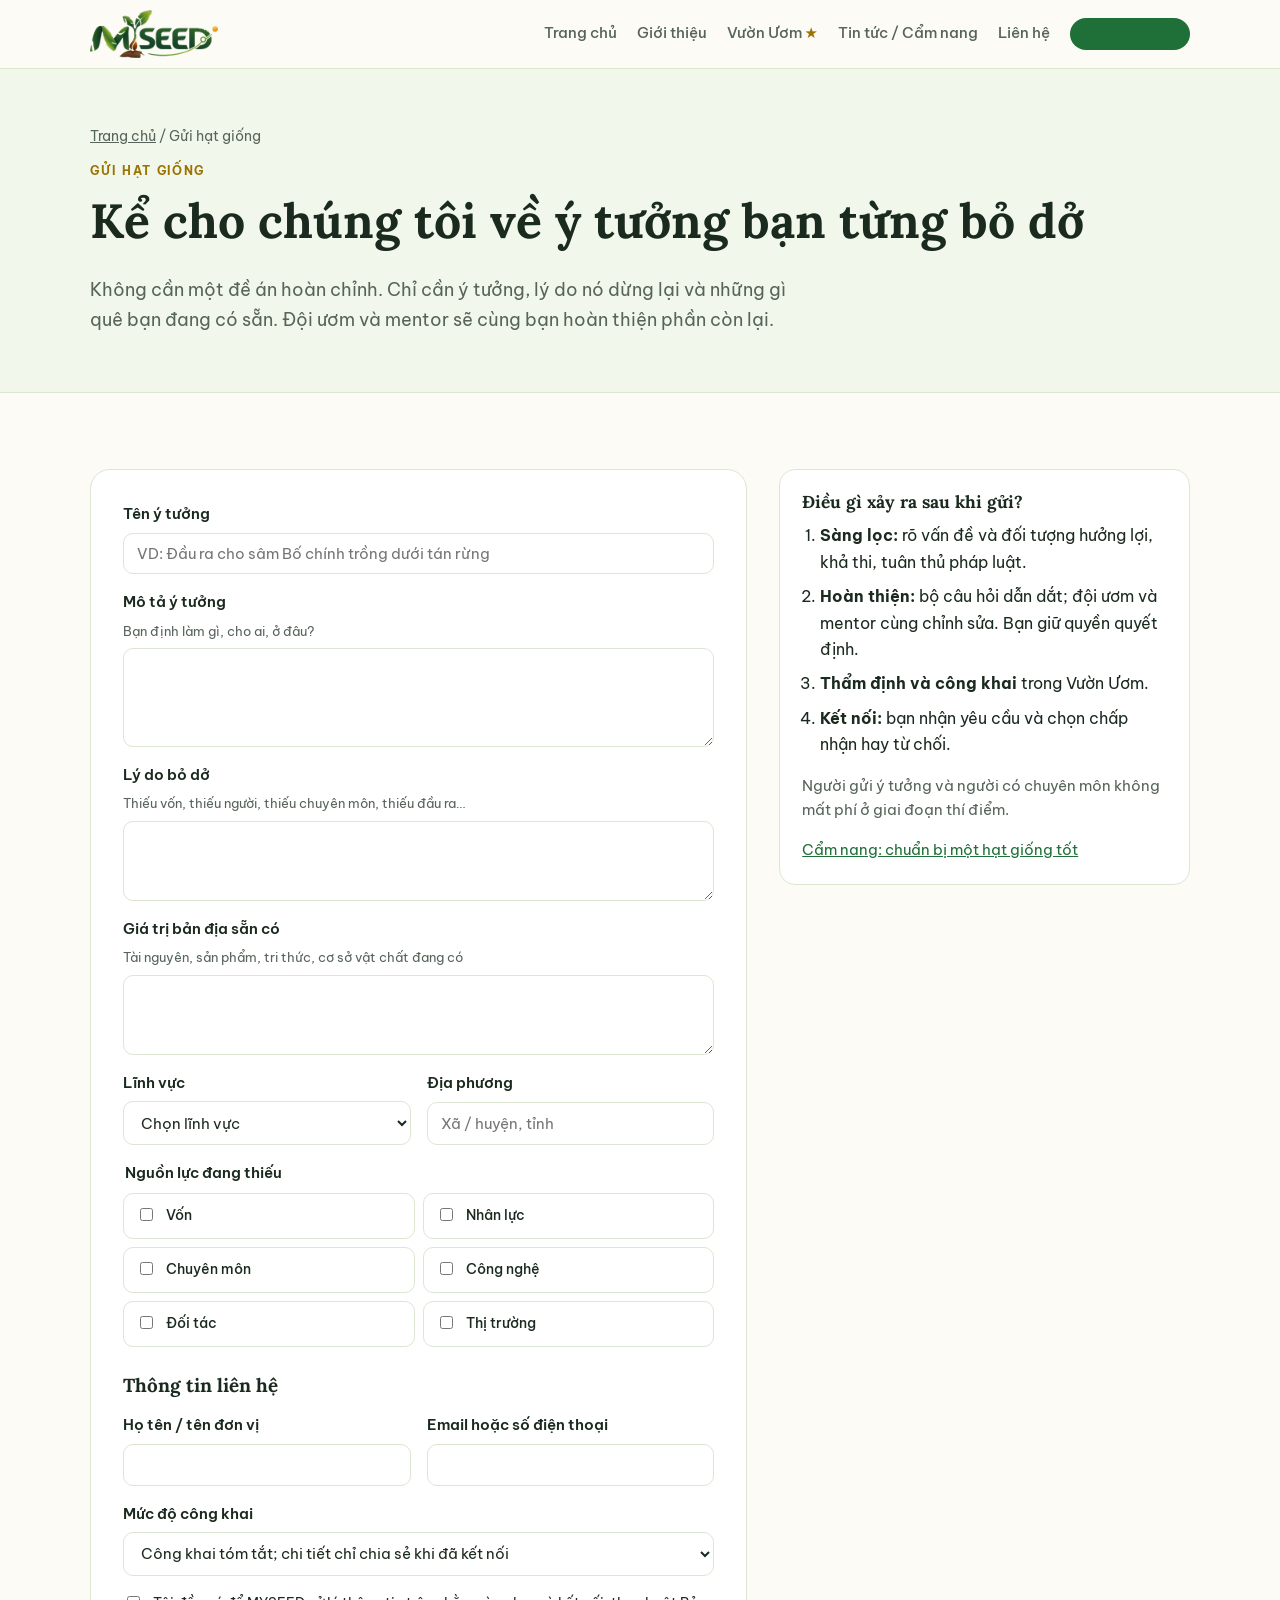
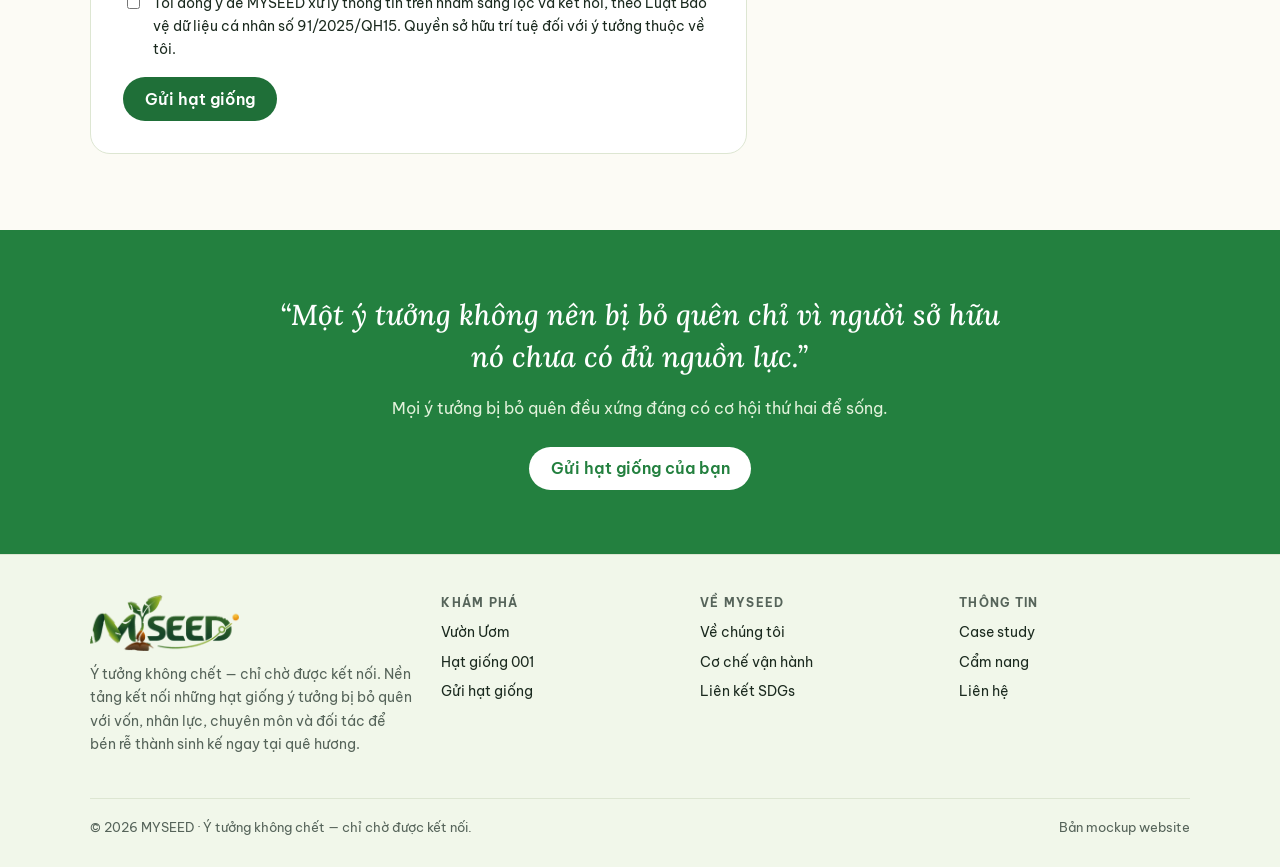
<file: gui-hat-giong.html>
<!doctype html>
<html lang="vi">
<head>
  <meta charset="utf-8">
  <meta name="viewport" content="width=device-width, initial-scale=1, viewport-fit=cover">
  <title>Gửi hạt giống · MYSEED</title>
  <meta name="description" content="Gửi ý tưởng bạn từng bỏ dở lên MYSEED: mô tả, lý do dừng lại, giá trị bản địa sẵn có.">
  <meta property="og:title" content="Gửi hạt giống · MYSEED">
  <meta property="og:description" content="Gửi ý tưởng bạn từng bỏ dở lên MYSEED: mô tả, lý do dừng lại, giá trị bản địa sẵn có.">
  <link rel="icon" type="image/png" href="favicon.png">
  <link rel="preconnect" href="https://fonts.googleapis.com">
  <link rel="preconnect" href="https://fonts.gstatic.com" crossorigin>
  <link href="https://fonts.googleapis.com/css2?family=Be+Vietnam+Pro:wght@400;500;600;700&family=Lora:ital,wght@0,500;0,600;0,700;1,500&display=swap" rel="stylesheet">
  <link rel="stylesheet" href="style.css">
</head>
<body>
<header class="nav">
  <div class="wrap nav-inner">
    <a class="brand" href="index.html"><img src="logo.png" alt="MYSEED" width="128" height="48"></a>
    <button class="nav-toggle" aria-label="Mở menu" aria-expanded="false">☰</button>
    <nav class="nav-links" aria-label="Điều hướng chính">
      <a href="index.html">Trang chủ</a><a href="gioi-thieu.html">Giới thiệu</a><a href="vuon-uom.html">Vườn Ươm <span class="star">★</span></a><a href="tin-tuc.html">Tin tức / Cẩm nang</a><a href="lien-he.html">Liên hệ</a>
      <a class="btn btn-sm" href="gui-hat-giong.html" aria-current="page">Gửi hạt giống</a>
    </nav>
  </div>
</header>
<main>
<section class="page-hero">
  <div class="wrap">
    <p class="crumbs"><a href="index.html">Trang chủ</a> / Gửi hạt giống</p>
    <p class="eyebrow">Gửi hạt giống</p>
    <h1>Kể cho chúng tôi về ý tưởng bạn từng bỏ dở</h1>
    <p class="lead">Không cần một đề án hoàn chỉnh. Chỉ cần ý tưởng, lý do nó dừng lại và những gì quê bạn đang có sẵn. Đội ươm và mentor sẽ cùng bạn hoàn thiện phần còn lại.</p>
    
  </div>
</section>

<section class="section">
  <div class="wrap form-layout">
    <div class="form-panel">
      <form id="seedForm" class="form">
        <label for="sTitle">Tên ý tưởng<input id="sTitle" name="title" required maxlength="100" placeholder="VD: Đầu ra cho sâm Bố chính trồng dưới tán rừng"></label>
        <label for="sDesc">Mô tả ý tưởng <span class="hint">Bạn định làm gì, cho ai, ở đâu?</span><textarea id="sDesc" name="desc" required rows="4" maxlength="1200"></textarea></label>
        <label for="sWhy">Lý do bỏ dở <span class="hint">Thiếu vốn, thiếu người, thiếu chuyên môn, thiếu đầu ra…</span><textarea id="sWhy" name="why" required rows="3" maxlength="800"></textarea></label>
        <label for="sLocal">Giá trị bản địa sẵn có <span class="hint">Tài nguyên, sản phẩm, tri thức, cơ sở vật chất đang có</span><textarea id="sLocal" name="local" required rows="3" maxlength="800"></textarea></label>
        <div class="form-row">
          <label for="sField">Lĩnh vực
            <select id="sField" name="field" required>
              <option value="">Chọn lĩnh vực</option>
              <option>Nông sản &amp; dược liệu bản địa</option>
              <option>Thủ công &amp; làng nghề</option>
              <option>Tái chế &amp; môi trường</option>
              <option>Du lịch trải nghiệm bản địa</option>
              <option>Công nghệ &amp; giáo dục cộng đồng</option>
              <option>Khác</option>
            </select>
          </label>
          <label for="sPlace">Địa phương<input id="sPlace" name="place" required maxlength="80" placeholder="Xã / huyện, tỉnh"></label>
        </div>
        <fieldset style="border:0;padding:0;margin:0">
          <legend style="font-weight:600;font-size:.92rem;margin-bottom:8px">Nguồn lực đang thiếu</legend>
          <div class="opt-grid">
            <label class="opt"><input type="checkbox" name="need" value="Vốn"> Vốn</label>
            <label class="opt"><input type="checkbox" name="need" value="Nhân lực"> Nhân lực</label>
            <label class="opt"><input type="checkbox" name="need" value="Chuyên môn"> Chuyên môn</label>
            <label class="opt"><input type="checkbox" name="need" value="Công nghệ"> Công nghệ</label>
            <label class="opt"><input type="checkbox" name="need" value="Đối tác"> Đối tác</label>
            <label class="opt"><input type="checkbox" name="need" value="Thị trường"> Thị trường</label>
          </div>
        </fieldset>
        <h3 style="margin:.6em 0 0">Thông tin liên hệ</h3>
        <div class="form-row">
          <label for="sName">Họ tên / tên đơn vị<input id="sName" name="name" required autocomplete="name"></label>
          <label for="sContact">Email hoặc số điện thoại<input id="sContact" name="contact" required autocomplete="email"></label>
        </div>
        <label for="sPublic">Mức độ công khai
          <select id="sPublic" name="public">
            <option>Công khai tóm tắt; chi tiết chỉ chia sẻ khi đã kết nối</option>
            <option>Công khai toàn bộ hồ sơ</option>
          </select>
        </label>
        <label class="check"><input type="checkbox" required> <span>Tôi đồng ý để MYSEED xử lý thông tin trên nhằm sàng lọc và kết nối, theo Luật Bảo vệ dữ liệu cá nhân số 91/2025/QH15. Quyền sở hữu trí tuệ đối với ý tưởng thuộc về tôi.</span></label>
        <button class="btn" type="submit" style="justify-self:start">Gửi hạt giống</button>
      </form>
      <div class="success" id="seedOk" hidden>
        <h3>Hạt giống “<span id="okTitle"></span>” đã được gieo</h3>
        <p>Bước tiếp theo: đội vận hành sàng lọc, cùng bạn hoàn thiện thành hồ sơ dự án, thẩm định rồi công khai trong Vườn Ươm.</p>
        <p class="small muted">Bản mockup: biểu mẫu chưa gửi dữ liệu đi đâu.</p>
        <button class="btn btn-sm btn-ghost" id="seedAgain" type="button">Gửi thêm hạt giống</button>
      </div>
    </div>
    <aside class="aside card">
      <h3>Điều gì xảy ra sau khi gửi?</h3>
      <ol class="list">
        <li><b>Sàng lọc:</b> rõ vấn đề và đối tượng hưởng lợi, khả thi, tuân thủ pháp luật.</li>
        <li><b>Hoàn thiện:</b> bộ câu hỏi dẫn dắt; đội ươm và mentor cùng chỉnh sửa. Bạn giữ quyền quyết định.</li>
        <li><b>Thẩm định và công khai</b> trong Vườn Ươm.</li>
        <li><b>Kết nối:</b> bạn nhận yêu cầu và chọn chấp nhận hay từ chối.</li>
      </ol>
      <p>Người gửi ý tưởng và người có chuyên môn không mất phí ở giai đoạn thí điểm.</p>
      <p><a href="tin-tuc.html#cam-nang">Cẩm nang: chuẩn bị một hạt giống tốt</a></p>
    </aside>
  </div>
</section>
<section class="closing">
  <div class="wrap">
    <p class="q">“Một ý tưởng không nên bị bỏ quên chỉ vì người sở hữu nó chưa có đủ nguồn lực.”</p>
    <p class="s">Mọi ý tưởng bị bỏ quên đều xứng đáng có cơ hội thứ hai để sống.</p>
    <a class="btn btn-band" href="gui-hat-giong.html">Gửi hạt giống của bạn</a>
  </div>
</section>
</main>
<footer class="footer">
  <div class="wrap">
    <div class="footer-grid">
      <div>
        <a class="brand" href="index.html"><img src="logo.png" alt="MYSEED" width="149" height="56"></a>
        <p class="muted small" style="margin-top:12px">Ý tưởng không chết — chỉ chờ được kết nối. Nền tảng kết nối những hạt giống ý tưởng bị bỏ quên với vốn, nhân lực, chuyên môn và đối tác để bén rễ thành sinh kế ngay tại quê hương.</p>
      </div>
      <div>
        <h4>Khám phá</h4>
        <ul>
          <li><a href="vuon-uom.html">Vườn Ươm</a></li>
          <li><a href="du-an.html#hat-giong-001">Hạt giống 001</a></li>
          <li><a href="gui-hat-giong.html">Gửi hạt giống</a></li>
        </ul>
      </div>
      <div>
        <h4>Về MYSEED</h4>
        <ul>
          <li><a href="gioi-thieu.html#ve-chung-toi">Về chúng tôi</a></li>
          <li><a href="gioi-thieu.html#co-che">Cơ chế vận hành</a></li>
          <li><a href="gioi-thieu.html#sdgs">Liên kết SDGs</a></li>
        </ul>
      </div>
      <div>
        <h4>Thông tin</h4>
        <ul>
          <li><a href="tin-tuc.html#case-study">Case study</a></li>
          <li><a href="tin-tuc.html#cam-nang">Cẩm nang</a></li>
          <li><a href="lien-he.html">Liên hệ</a></li>
        </ul>
      </div>
    </div>
    <div class="footer-bottom">
      <span>© 2026 MYSEED · Ý tưởng không chết — chỉ chờ được kết nối.</span>
      <span>Bản mockup website</span>
    </div>
  </div>
</footer>
<script src="script.js"></script>
</body>
</html>
</file>
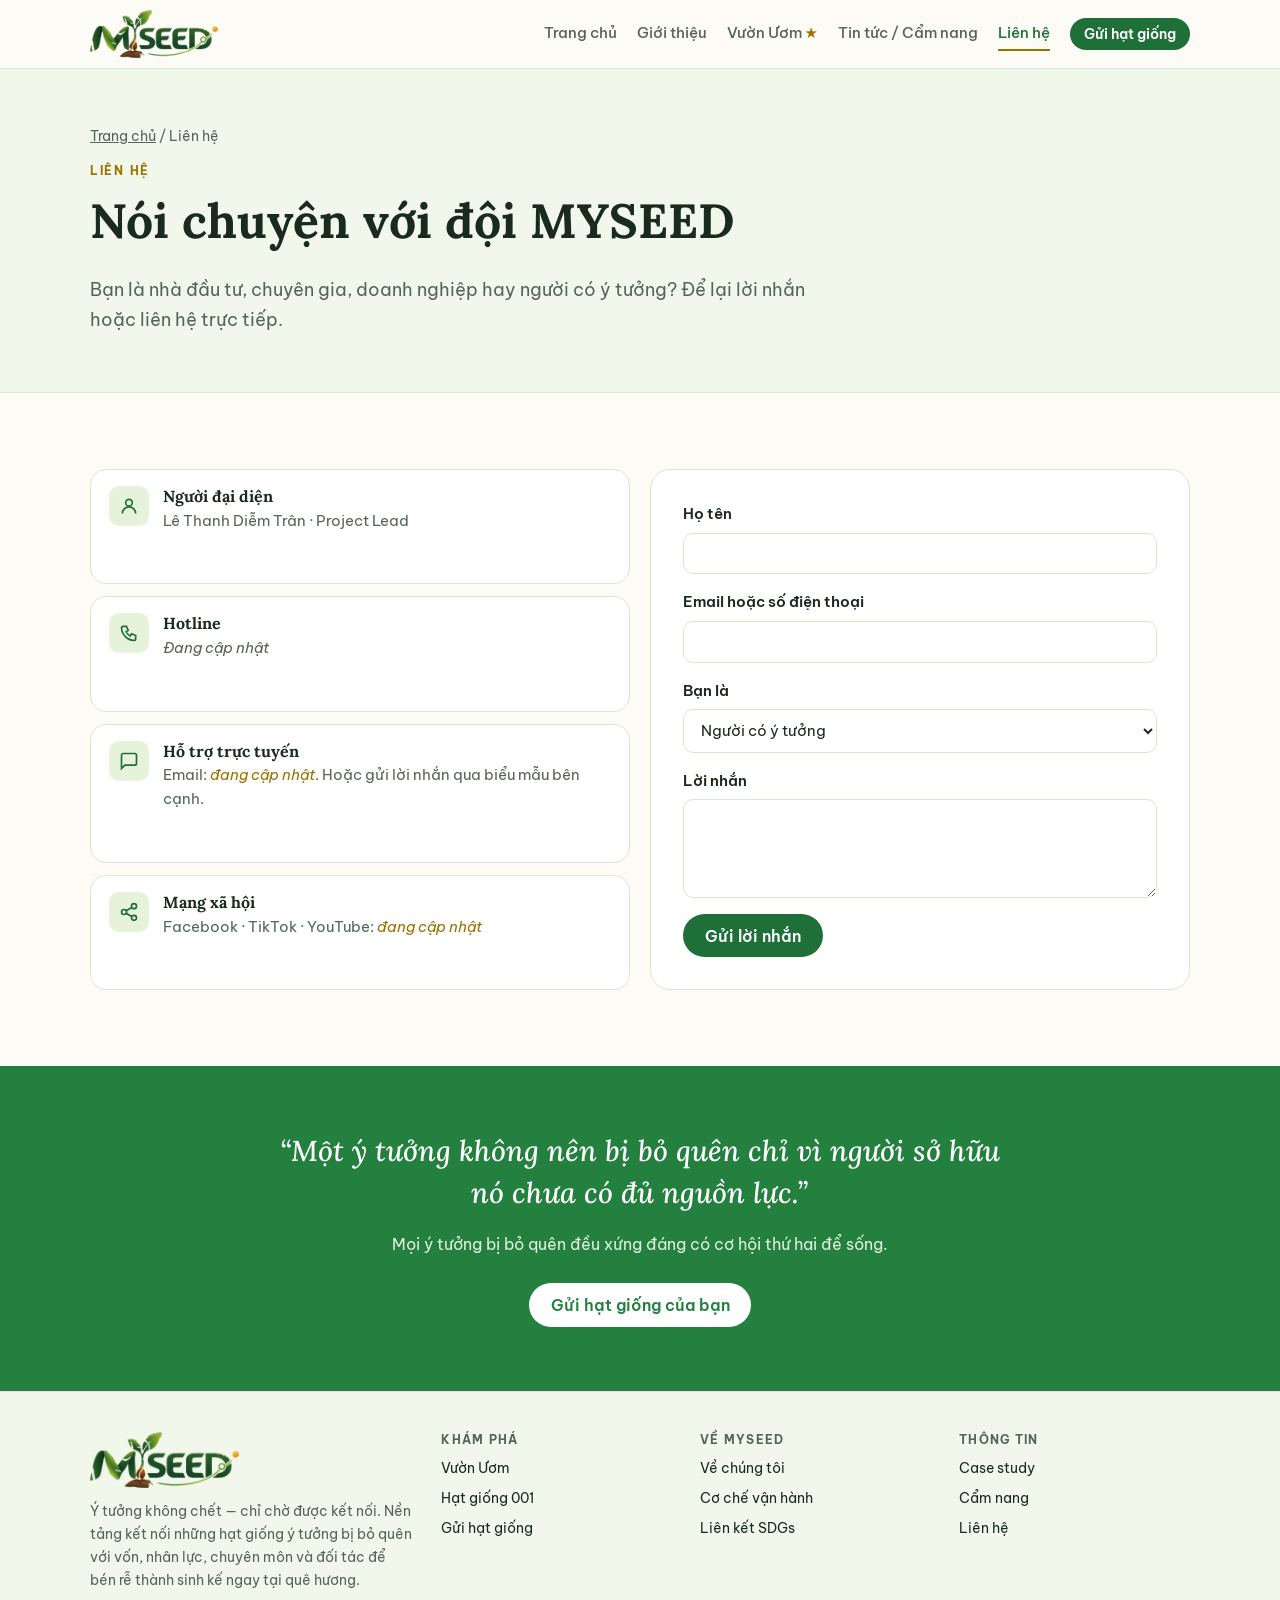
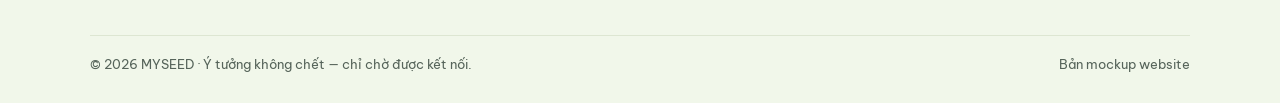
<file: lien-he.html>
<!doctype html>
<html lang="vi">
<head>
  <meta charset="utf-8">
  <meta name="viewport" content="width=device-width, initial-scale=1, viewport-fit=cover">
  <title>Liên hệ · MYSEED</title>
  <meta name="description" content="Liên hệ đội MYSEED: hotline, hỗ trợ trực tuyến, mạng xã hội.">
  <meta property="og:title" content="Liên hệ · MYSEED">
  <meta property="og:description" content="Liên hệ đội MYSEED: hotline, hỗ trợ trực tuyến, mạng xã hội.">
  <link rel="icon" type="image/png" href="favicon.png">
  <link rel="preconnect" href="https://fonts.googleapis.com">
  <link rel="preconnect" href="https://fonts.gstatic.com" crossorigin>
  <link href="https://fonts.googleapis.com/css2?family=Be+Vietnam+Pro:wght@400;500;600;700&family=Lora:ital,wght@0,500;0,600;0,700;1,500&display=swap" rel="stylesheet">
  <link rel="stylesheet" href="style.css">
</head>
<body>
<header class="nav">
  <div class="wrap nav-inner">
    <a class="brand" href="index.html"><img src="logo.png" alt="MYSEED" width="128" height="48"></a>
    <button class="nav-toggle" aria-label="Mở menu" aria-expanded="false">☰</button>
    <nav class="nav-links" aria-label="Điều hướng chính">
      <a href="index.html">Trang chủ</a><a href="gioi-thieu.html">Giới thiệu</a><a href="vuon-uom.html">Vườn Ươm <span class="star">★</span></a><a href="tin-tuc.html">Tin tức / Cẩm nang</a><a href="lien-he.html" aria-current="page">Liên hệ</a>
      <a class="btn btn-sm" href="gui-hat-giong.html">Gửi hạt giống</a>
    </nav>
  </div>
</header>
<main>
<section class="page-hero">
  <div class="wrap">
    <p class="crumbs"><a href="index.html">Trang chủ</a> / Liên hệ</p>
    <p class="eyebrow">Liên hệ</p>
    <h1>Nói chuyện với đội MYSEED</h1>
    <p class="lead">Bạn là nhà đầu tư, chuyên gia, doanh nghiệp hay người có ý tưởng? Để lại lời nhắn hoặc liên hệ trực tiếp.</p>
    
  </div>
</section>

<section class="section">
  <div class="wrap grid-2">
    <div class="contact-list">
      <div class="contact-item"><span class="ic"><svg viewBox="0 0 24 24" fill="none" stroke="currentColor" stroke-width="2"><circle cx="12" cy="8" r="4"/><path d="M4 21a8 8 0 0 1 16 0"/></svg></span><div><h3>Người đại diện</h3><p>Lê Thanh Diễm Trân · Project Lead</p></div></div>
      <div class="contact-item"><span class="ic"><svg viewBox="0 0 24 24" fill="none" stroke="currentColor" stroke-width="2"><path d="M5 4h4l2 5-2.5 1.5a11 11 0 0 0 5 5L15 13l5 2v4a2 2 0 0 1-2 2A16 16 0 0 1 3 6a2 2 0 0 1 2-2"/></svg></span><div><h3>Hotline</h3><p class="pending">Đang cập nhật</p></div></div>
      <div class="contact-item"><span class="ic"><svg viewBox="0 0 24 24" fill="none" stroke="currentColor" stroke-width="2"><path d="M21 15a2 2 0 0 1-2 2H7l-4 4V5a2 2 0 0 1 2-2h14a2 2 0 0 1 2 2z"/></svg></span><div><h3>Hỗ trợ trực tuyến</h3><p>Email: <span class="pending">đang cập nhật</span>. Hoặc gửi lời nhắn qua biểu mẫu bên cạnh.</p></div></div>
      <div class="contact-item"><span class="ic"><svg viewBox="0 0 24 24" fill="none" stroke="currentColor" stroke-width="2"><circle cx="18" cy="5" r="3"/><circle cx="6" cy="12" r="3"/><circle cx="18" cy="19" r="3"/><path d="M8.6 13.5l6.8 4M15.4 6.5l-6.8 4"/></svg></span><div><h3>Mạng xã hội</h3><p>Facebook · TikTok · YouTube: <span class="pending">đang cập nhật</span></p></div></div>
    </div>
    <div class="form-panel">
      <form id="contactForm" class="form">
        <label for="cName">Họ tên<input id="cName" required autocomplete="name"></label>
        <label for="cMail">Email hoặc số điện thoại<input id="cMail" required autocomplete="email"></label>
        <label for="cRole">Bạn là
          <select id="cRole">
            <option>Người có ý tưởng</option><option>Nhà đầu tư</option><option>Người có chuyên môn / mentor</option>
            <option>Doanh nghiệp / đối tác</option><option>Tổ chức hỗ trợ</option><option>Khác</option>
          </select>
        </label>
        <label for="cMsg">Lời nhắn<textarea id="cMsg" rows="4" required></textarea></label>
        <button class="btn" type="submit" style="justify-self:start">Gửi lời nhắn</button>
      </form>
      <div class="success" id="contactOk" hidden><h3>Đã nhận lời nhắn</h3><p style="margin:0">Đội MYSEED sẽ phản hồi sớm. Bản mockup: biểu mẫu chưa gửi dữ liệu đi đâu.</p></div>
    </div>
  </div>
</section>
<section class="closing">
  <div class="wrap">
    <p class="q">“Một ý tưởng không nên bị bỏ quên chỉ vì người sở hữu nó chưa có đủ nguồn lực.”</p>
    <p class="s">Mọi ý tưởng bị bỏ quên đều xứng đáng có cơ hội thứ hai để sống.</p>
    <a class="btn btn-band" href="gui-hat-giong.html">Gửi hạt giống của bạn</a>
  </div>
</section>
</main>
<footer class="footer">
  <div class="wrap">
    <div class="footer-grid">
      <div>
        <a class="brand" href="index.html"><img src="logo.png" alt="MYSEED" width="149" height="56"></a>
        <p class="muted small" style="margin-top:12px">Ý tưởng không chết — chỉ chờ được kết nối. Nền tảng kết nối những hạt giống ý tưởng bị bỏ quên với vốn, nhân lực, chuyên môn và đối tác để bén rễ thành sinh kế ngay tại quê hương.</p>
      </div>
      <div>
        <h4>Khám phá</h4>
        <ul>
          <li><a href="vuon-uom.html">Vườn Ươm</a></li>
          <li><a href="du-an.html#hat-giong-001">Hạt giống 001</a></li>
          <li><a href="gui-hat-giong.html">Gửi hạt giống</a></li>
        </ul>
      </div>
      <div>
        <h4>Về MYSEED</h4>
        <ul>
          <li><a href="gioi-thieu.html#ve-chung-toi">Về chúng tôi</a></li>
          <li><a href="gioi-thieu.html#co-che">Cơ chế vận hành</a></li>
          <li><a href="gioi-thieu.html#sdgs">Liên kết SDGs</a></li>
        </ul>
      </div>
      <div>
        <h4>Thông tin</h4>
        <ul>
          <li><a href="tin-tuc.html#case-study">Case study</a></li>
          <li><a href="tin-tuc.html#cam-nang">Cẩm nang</a></li>
          <li><a href="lien-he.html">Liên hệ</a></li>
        </ul>
      </div>
    </div>
    <div class="footer-bottom">
      <span>© 2026 MYSEED · Ý tưởng không chết — chỉ chờ được kết nối.</span>
      <span>Bản mockup website</span>
    </div>
  </div>
</footer>
<script src="script.js"></script>
</body>
</html>
</file>
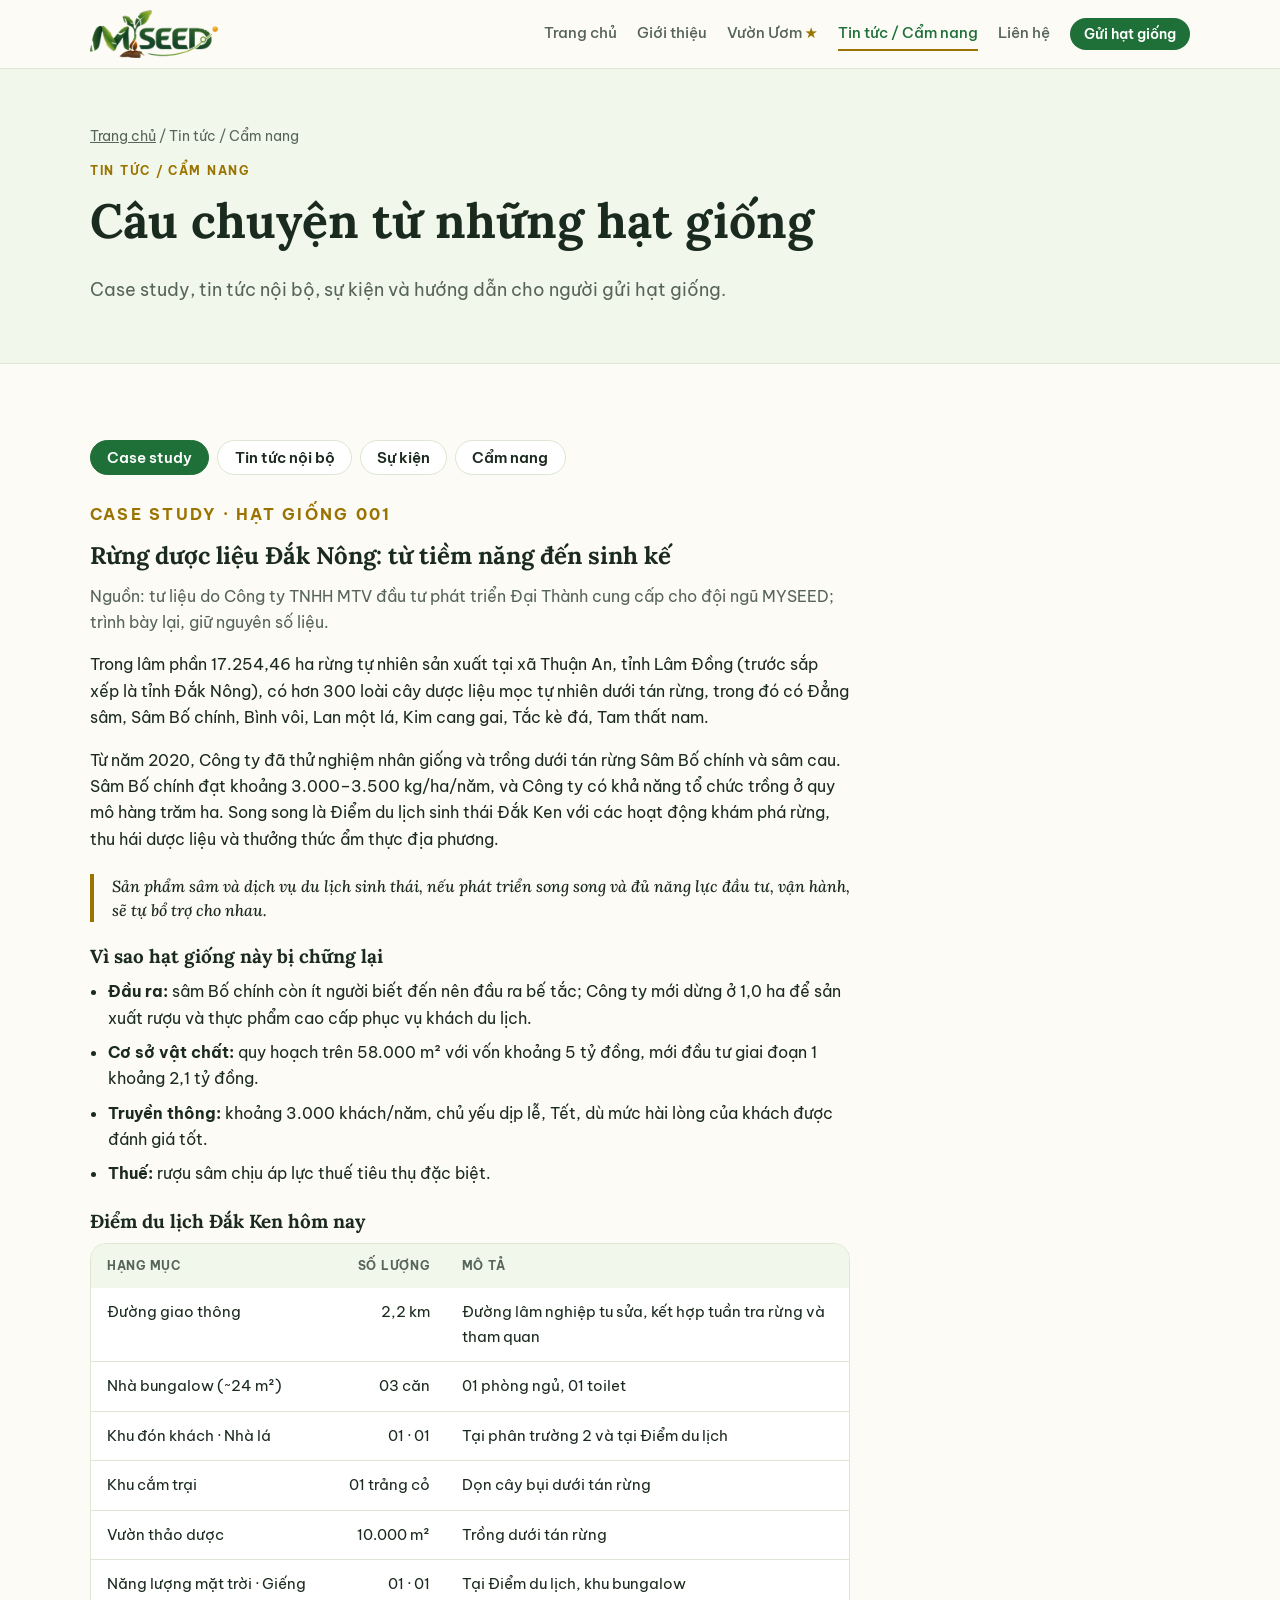
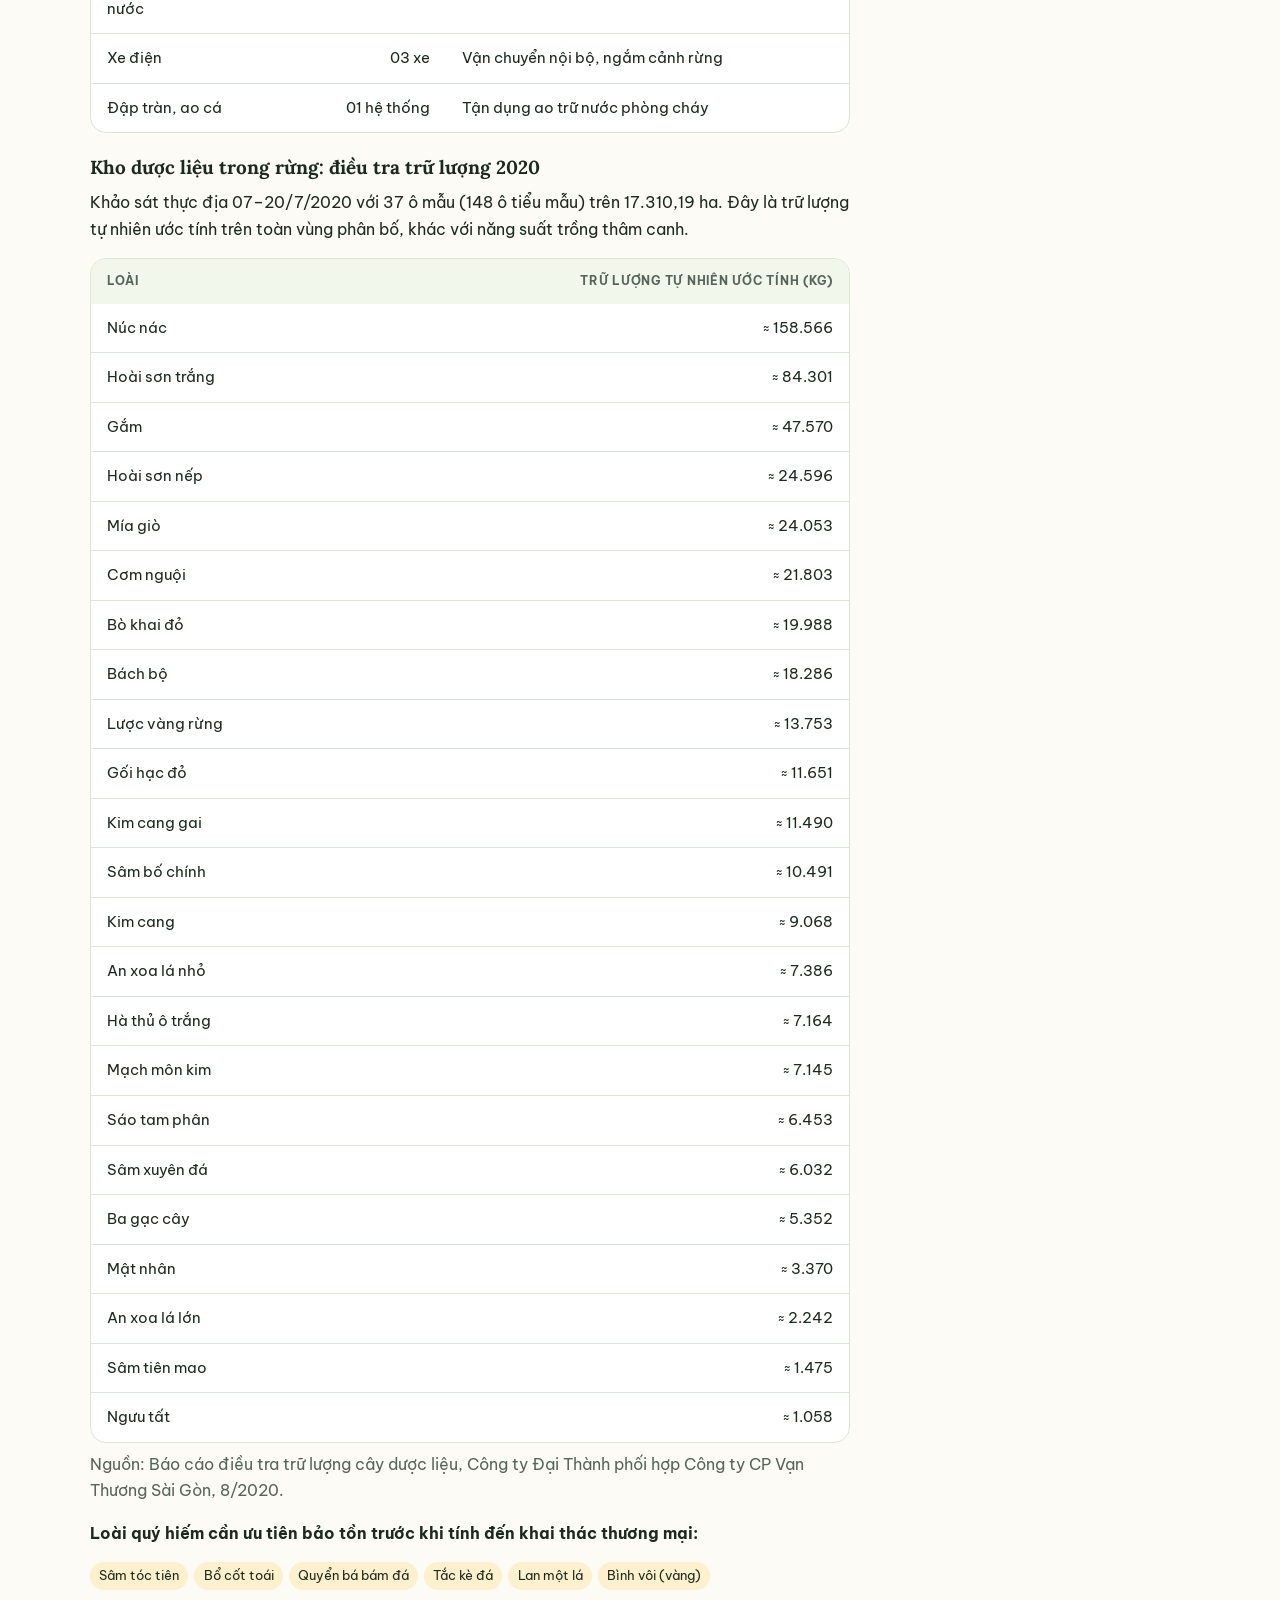
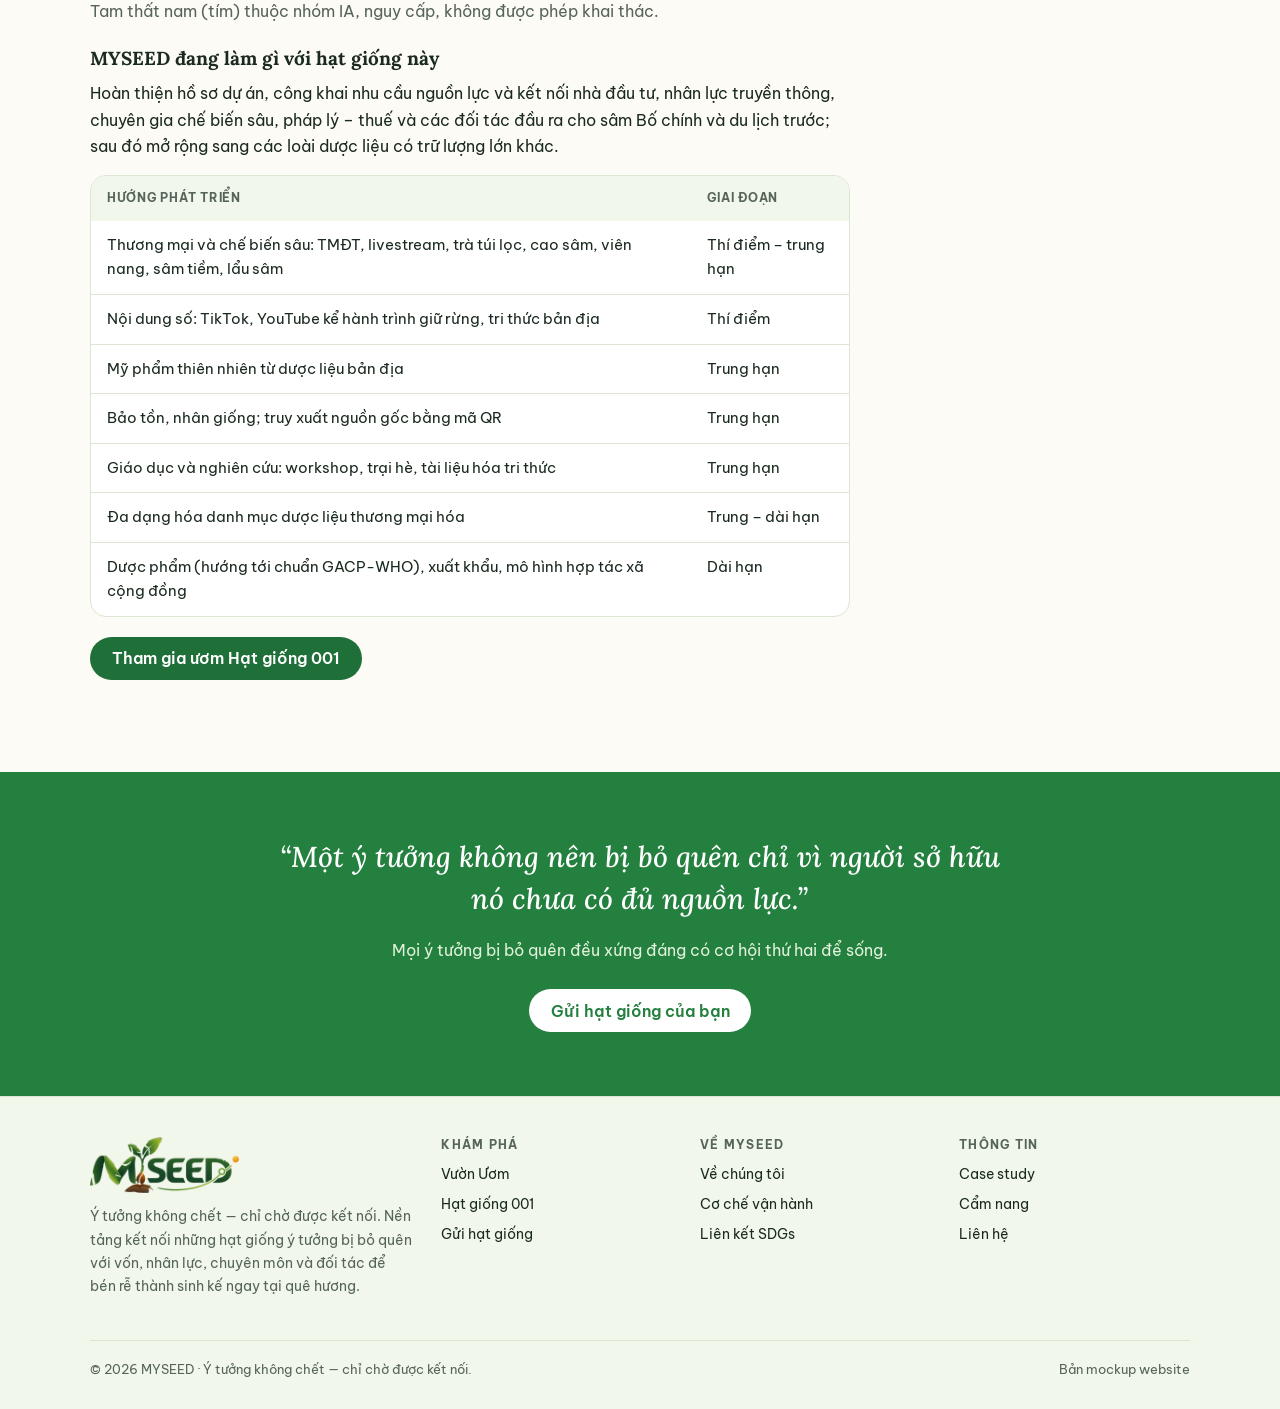
<file: tin-tuc.html>
<!doctype html>
<html lang="vi">
<head>
  <meta charset="utf-8">
  <meta name="viewport" content="width=device-width, initial-scale=1, viewport-fit=cover">
  <title>Tin tức / Cẩm nang · MYSEED</title>
  <meta name="description" content="Case study Hạt giống 001, tin tức nội bộ, sự kiện và cẩm nang của MYSEED.">
  <meta property="og:title" content="Tin tức / Cẩm nang · MYSEED">
  <meta property="og:description" content="Case study Hạt giống 001, tin tức nội bộ, sự kiện và cẩm nang của MYSEED.">
  <link rel="icon" type="image/png" href="favicon.png">
  <link rel="preconnect" href="https://fonts.googleapis.com">
  <link rel="preconnect" href="https://fonts.gstatic.com" crossorigin>
  <link href="https://fonts.googleapis.com/css2?family=Be+Vietnam+Pro:wght@400;500;600;700&family=Lora:ital,wght@0,500;0,600;0,700;1,500&display=swap" rel="stylesheet">
  <link rel="stylesheet" href="style.css">
</head>
<body>
<header class="nav">
  <div class="wrap nav-inner">
    <a class="brand" href="index.html"><img src="logo.png" alt="MYSEED" width="128" height="48"></a>
    <button class="nav-toggle" aria-label="Mở menu" aria-expanded="false">☰</button>
    <nav class="nav-links" aria-label="Điều hướng chính">
      <a href="index.html">Trang chủ</a><a href="gioi-thieu.html">Giới thiệu</a><a href="vuon-uom.html">Vườn Ươm <span class="star">★</span></a><a href="tin-tuc.html" aria-current="page">Tin tức / Cẩm nang</a><a href="lien-he.html">Liên hệ</a>
      <a class="btn btn-sm" href="gui-hat-giong.html">Gửi hạt giống</a>
    </nav>
  </div>
</header>
<main>
<section class="page-hero">
  <div class="wrap">
    <p class="crumbs"><a href="index.html">Trang chủ</a> / Tin tức / Cẩm nang</p>
    <p class="eyebrow">Tin tức / Cẩm nang</p>
    <h1>Câu chuyện từ những hạt giống</h1>
    <p class="lead">Case study, tin tức nội bộ, sự kiện và hướng dẫn cho người gửi hạt giống.</p>
    
  </div>
</section>

<section class="section">
  <div class="wrap">
    <div class="tabs" role="tablist">
      <button role="tab" data-tab="case-study">Case study</button>
      <button role="tab" data-tab="tin-noi-bo">Tin tức nội bộ</button>
      <button role="tab" data-tab="su-kien">Sự kiện</button>
      <button role="tab" data-tab="cam-nang">Cẩm nang</button>
    </div>

    <article class="tab-pane article" id="case-study">
      <p class="eyebrow">Case study · Hạt giống 001</p>
      <h2 style="margin-top:0">Rừng dược liệu Đắk Nông: từ tiềm năng đến sinh kế</h2>
      <p class="muted small">Nguồn: tư liệu do Công ty TNHH MTV đầu tư phát triển Đại Thành cung cấp cho đội ngũ MYSEED; trình bày lại, giữ nguyên số liệu.</p>
      <p>Trong lâm phần 17.254,46 ha rừng tự nhiên sản xuất tại xã Thuận An, tỉnh Lâm Đồng (trước sắp xếp là tỉnh Đắk Nông), có hơn 300 loài cây dược liệu mọc tự nhiên dưới tán rừng, trong đó có Đẳng sâm, Sâm Bố chính, Bình vôi, Lan một lá, Kim cang gai, Tắc kè đá, Tam thất nam.</p>
      <p>Từ năm 2020, Công ty đã thử nghiệm nhân giống và trồng dưới tán rừng Sâm Bố chính và sâm cau. Sâm Bố chính đạt khoảng 3.000–3.500 kg/ha/năm, và Công ty có khả năng tổ chức trồng ở quy mô hàng trăm ha. Song song là Điểm du lịch sinh thái Đắk Ken với các hoạt động khám phá rừng, thu hái dược liệu và thưởng thức ẩm thực địa phương.</p>
      <p class="pullquote">Sản phẩm sâm và dịch vụ du lịch sinh thái, nếu phát triển song song và đủ năng lực đầu tư, vận hành, sẽ tự bổ trợ cho nhau.</p>

      <h3>Vì sao hạt giống này bị chững lại</h3>
      <ul class="list">
        <li><b>Đầu ra:</b> sâm Bố chính còn ít người biết đến nên đầu ra bế tắc; Công ty mới dừng ở 1,0 ha để sản xuất rượu và thực phẩm cao cấp phục vụ khách du lịch.</li>
        <li><b>Cơ sở vật chất:</b> quy hoạch trên 58.000 m² với vốn khoảng 5 tỷ đồng, mới đầu tư giai đoạn 1 khoảng 2,1 tỷ đồng.</li>
        <li><b>Truyền thông:</b> khoảng 3.000 khách/năm, chủ yếu dịp lễ, Tết, dù mức hài lòng của khách được đánh giá tốt.</li>
        <li><b>Thuế:</b> rượu sâm chịu áp lực thuế tiêu thụ đặc biệt.</li>
      </ul>

      <h3>Điểm du lịch Đắk Ken hôm nay</h3>
      <div class="table-wrap">
        <table>
          <thead><tr><th>Hạng mục</th><th class="r">Số lượng</th><th>Mô tả</th></tr></thead>
          <tbody>
            <tr><td>Đường giao thông</td><td class="r">2,2 km</td><td>Đường lâm nghiệp tu sửa, kết hợp tuần tra rừng và tham quan</td></tr>
            <tr><td>Nhà bungalow (~24 m²)</td><td class="r">03 căn</td><td>01 phòng ngủ, 01 toilet</td></tr>
            <tr><td>Khu đón khách · Nhà lá</td><td class="r">01 · 01</td><td>Tại phân trường 2 và tại Điểm du lịch</td></tr>
            <tr><td>Khu cắm trại</td><td class="r">01 trảng cỏ</td><td>Dọn cây bụi dưới tán rừng</td></tr>
            <tr><td>Vườn thảo dược</td><td class="r">10.000 m²</td><td>Trồng dưới tán rừng</td></tr>
            <tr><td>Năng lượng mặt trời · Giếng nước</td><td class="r">01 · 01</td><td>Tại Điểm du lịch, khu bungalow</td></tr>
            <tr><td>Xe điện</td><td class="r">03 xe</td><td>Vận chuyển nội bộ, ngắm cảnh rừng</td></tr>
            <tr><td>Đập tràn, ao cá</td><td class="r">01 hệ thống</td><td>Tận dụng ao trữ nước phòng cháy</td></tr>
          </tbody>
        </table>
      </div>

      <h3>Kho dược liệu trong rừng: điều tra trữ lượng 2020</h3>
      <p>Khảo sát thực địa 07–20/7/2020 với 37 ô mẫu (148 ô tiểu mẫu) trên 17.310,19 ha. Đây là trữ lượng tự nhiên ước tính trên toàn vùng phân bố, khác với năng suất trồng thâm canh.</p>
      <div class="table-wrap">
        <table>
          <thead><tr><th>Loài</th><th class="r">Trữ lượng tự nhiên ước tính (kg)</th></tr></thead>
          <tbody><tr><td>Núc nác</td><td class="r">≈ 158.566</td></tr><tr><td>Hoài sơn trắng</td><td class="r">≈ 84.301</td></tr><tr><td>Gắm</td><td class="r">≈ 47.570</td></tr><tr><td>Hoài sơn nếp</td><td class="r">≈ 24.596</td></tr><tr><td>Mía giò</td><td class="r">≈ 24.053</td></tr><tr><td>Cơm nguội</td><td class="r">≈ 21.803</td></tr><tr><td>Bò khai đỏ</td><td class="r">≈ 19.988</td></tr><tr><td>Bách bộ</td><td class="r">≈ 18.286</td></tr><tr><td>Lược vàng rừng</td><td class="r">≈ 13.753</td></tr><tr><td>Gối hạc đỏ</td><td class="r">≈ 11.651</td></tr><tr><td>Kim cang gai</td><td class="r">≈ 11.490</td></tr><tr><td>Sâm bố chính</td><td class="r">≈ 10.491</td></tr><tr><td>Kim cang</td><td class="r">≈ 9.068</td></tr><tr><td>An xoa lá nhỏ</td><td class="r">≈ 7.386</td></tr><tr><td>Hà thủ ô trắng</td><td class="r">≈ 7.164</td></tr><tr><td>Mạch môn kim</td><td class="r">≈ 7.145</td></tr><tr><td>Sáo tam phân</td><td class="r">≈ 6.453</td></tr><tr><td>Sâm xuyên đá</td><td class="r">≈ 6.032</td></tr><tr><td>Ba gạc cây</td><td class="r">≈ 5.352</td></tr><tr><td>Mật nhân</td><td class="r">≈ 3.370</td></tr><tr><td>An xoa lá lớn</td><td class="r">≈ 2.242</td></tr><tr><td>Sâm tiên mao</td><td class="r">≈ 1.475</td></tr><tr><td>Ngưu tất</td><td class="r">≈ 1.058</td></tr></tbody>
        </table>
      </div>
      <p class="src" style="margin-top:8px">Nguồn: Báo cáo điều tra trữ lượng cây dược liệu, Công ty Đại Thành phối hợp Công ty CP Vạn Thương Sài Gòn, 8/2020.</p>
      <p><b>Loài quý hiếm cần ưu tiên bảo tồn trước khi tính đến khai thác thương mại:</b></p>
      <div class="species rare"><span>Sâm tóc tiên</span><span>Bổ cốt toái</span><span>Quyển bá bám đá</span><span>Tắc kè đá</span><span>Lan một lá</span><span>Bình vôi (vàng)</span></div>
      <p class="small muted" style="margin-top:8px">Tam thất nam (tím) thuộc nhóm IA, nguy cấp, không được phép khai thác.</p>

      <h3>MYSEED đang làm gì với hạt giống này</h3>
      <p>Hoàn thiện hồ sơ dự án, công khai nhu cầu nguồn lực và kết nối nhà đầu tư, nhân lực truyền thông, chuyên gia chế biến sâu, pháp lý – thuế và các đối tác đầu ra cho sâm Bố chính và du lịch trước; sau đó mở rộng sang các loài dược liệu có trữ lượng lớn khác.</p>
      <div class="table-wrap">
        <table>
          <thead><tr><th>Hướng phát triển</th><th>Giai đoạn</th></tr></thead>
          <tbody>
            <tr><td>Thương mại và chế biến sâu: TMĐT, livestream, trà túi lọc, cao sâm, viên nang, sâm tiềm, lẩu sâm</td><td>Thí điểm – trung hạn</td></tr>
            <tr><td>Nội dung số: TikTok, YouTube kể hành trình giữ rừng, tri thức bản địa</td><td>Thí điểm</td></tr>
            <tr><td>Mỹ phẩm thiên nhiên từ dược liệu bản địa</td><td>Trung hạn</td></tr>
            <tr><td>Bảo tồn, nhân giống; truy xuất nguồn gốc bằng mã QR</td><td>Trung hạn</td></tr>
            <tr><td>Giáo dục và nghiên cứu: workshop, trại hè, tài liệu hóa tri thức</td><td>Trung hạn</td></tr>
            <tr><td>Đa dạng hóa danh mục dược liệu thương mại hóa</td><td>Trung – dài hạn</td></tr>
            <tr><td>Dược phẩm (hướng tới chuẩn GACP-WHO), xuất khẩu, mô hình hợp tác xã cộng đồng</td><td>Dài hạn</td></tr>
          </tbody>
        </table>
      </div>
      <p style="margin-top:20px"><a class="btn" href="du-an.html#hat-giong-001">Tham gia ươm Hạt giống 001</a></p>
    </article>

    <div class="tab-pane" id="tin-noi-bo" hidden>
      <div class="news-list">
        <article class="news-item"><time>09/2026</time><div><h3>Ra mắt bản mockup website trên GitHub</h3><p>Website khái quát bố cục Trang chủ, Vườn Ươm, Gửi hạt giống trước khi phát triển MVP có dữ liệu.</p></div></article>
        <article class="news-item"><span class="when">Cập nhật</span><div><h3>Hạt giống 001 hoàn thành sàng lọc sơ bộ</h3><p>Đối chiếu Phương án quản lý rừng bền vững 2021–2031 và quyết định công nhận Điểm du lịch; đang hoàn thiện ý tưởng và xây dựng hồ sơ.</p></div></article>
      </div>
    </div>

    <div class="tab-pane" id="su-kien" hidden>
      <div class="news-list">
        <article class="news-item"><span class="when">Kế hoạch · 4–6 tuần</span><div><h3>Nghiên cứu và xác thực</h3><p>Khảo sát người có ý tưởng, nhà đầu tư, người có chuyên môn; khảo sát thực địa Điểm du lịch Đắk Ken (1 chuyến, 3–4 thành viên).</p></div></article>
        <article class="news-item"><span class="when">Kế hoạch · 8–12 tuần</span><div><h3>Thí điểm Hạt giống 001</h3><p>Công khai hạt giống; chiến dịch truyền thông Đắk Ken và sâm Bố chính; kết nối nhà đầu tư, đối tác đầu ra.</p></div></article>
        <article class="news-item"><span class="when">Kế hoạch · 2–4 tuần</span><div><h3>Ra mắt nền tảng</h3><p>Truyền thông ra mắt qua mạng lưới sinh viên đồng hương; mở tiếp nhận hạt giống mới.</p></div></article>
      </div>
      <p class="muted small" style="margin-top:14px">Thời lượng dự kiến theo kế hoạch triển khai; ngày cụ thể sẽ được cập nhật.</p>
    </div>

    <div class="tab-pane article" id="cam-nang" hidden>
      <p class="eyebrow">Cẩm nang</p>
      <h2 style="margin-top:0">Chuẩn bị một hạt giống tốt</h2>
      <p>Hồ sơ trên MYSEED được sàng lọc theo cùng một bộ tiêu chí. Chuẩn bị trước bốn điều sau giúp hạt giống của bạn đi nhanh hơn:</p>
      <div class="grid-2">
        <div class="card"><h3>1. Rõ vấn đề và người hưởng lợi</h3><p>Ý tưởng giải quyết chuyện gì, cho ai, ở địa phương nào.</p></div>
        <div class="card"><h3>2. Có tính khả thi</h3><p>Những gì đã có sẵn: tài nguyên, sản phẩm, tri thức, người.</p></div>
        <div class="card"><h3>3. Tuân thủ pháp luật</h3><p>Ý tưởng gắn với rừng, dược liệu cần nêu căn cứ pháp lý ngay từ đầu.</p></div>
        <div class="card"><h3>4. Nêu cụ thể nguồn lực cần</h3><p>Vốn bao nhiêu, cần người làm gì, cần đối tác nào.</p></div>
      </div>
      <p style="margin-top:20px">Đừng ngại ghi lý do bạn đã dừng lại. Chính lý do đó giúp ghép đúng người, và được lưu thành “bản đồ rào cản” cho những hạt giống sau.</p>
      <a class="btn" href="gui-hat-giong.html">Gửi hạt giống</a>
    </div>
  </div>
</section>
<section class="closing">
  <div class="wrap">
    <p class="q">“Một ý tưởng không nên bị bỏ quên chỉ vì người sở hữu nó chưa có đủ nguồn lực.”</p>
    <p class="s">Mọi ý tưởng bị bỏ quên đều xứng đáng có cơ hội thứ hai để sống.</p>
    <a class="btn btn-band" href="gui-hat-giong.html">Gửi hạt giống của bạn</a>
  </div>
</section>
</main>
<footer class="footer">
  <div class="wrap">
    <div class="footer-grid">
      <div>
        <a class="brand" href="index.html"><img src="logo.png" alt="MYSEED" width="149" height="56"></a>
        <p class="muted small" style="margin-top:12px">Ý tưởng không chết — chỉ chờ được kết nối. Nền tảng kết nối những hạt giống ý tưởng bị bỏ quên với vốn, nhân lực, chuyên môn và đối tác để bén rễ thành sinh kế ngay tại quê hương.</p>
      </div>
      <div>
        <h4>Khám phá</h4>
        <ul>
          <li><a href="vuon-uom.html">Vườn Ươm</a></li>
          <li><a href="du-an.html#hat-giong-001">Hạt giống 001</a></li>
          <li><a href="gui-hat-giong.html">Gửi hạt giống</a></li>
        </ul>
      </div>
      <div>
        <h4>Về MYSEED</h4>
        <ul>
          <li><a href="gioi-thieu.html#ve-chung-toi">Về chúng tôi</a></li>
          <li><a href="gioi-thieu.html#co-che">Cơ chế vận hành</a></li>
          <li><a href="gioi-thieu.html#sdgs">Liên kết SDGs</a></li>
        </ul>
      </div>
      <div>
        <h4>Thông tin</h4>
        <ul>
          <li><a href="tin-tuc.html#case-study">Case study</a></li>
          <li><a href="tin-tuc.html#cam-nang">Cẩm nang</a></li>
          <li><a href="lien-he.html">Liên hệ</a></li>
        </ul>
      </div>
    </div>
    <div class="footer-bottom">
      <span>© 2026 MYSEED · Ý tưởng không chết — chỉ chờ được kết nối.</span>
      <span>Bản mockup website</span>
    </div>
  </div>
</footer>
<script src="script.js"></script>
</body>
</html>
</file>
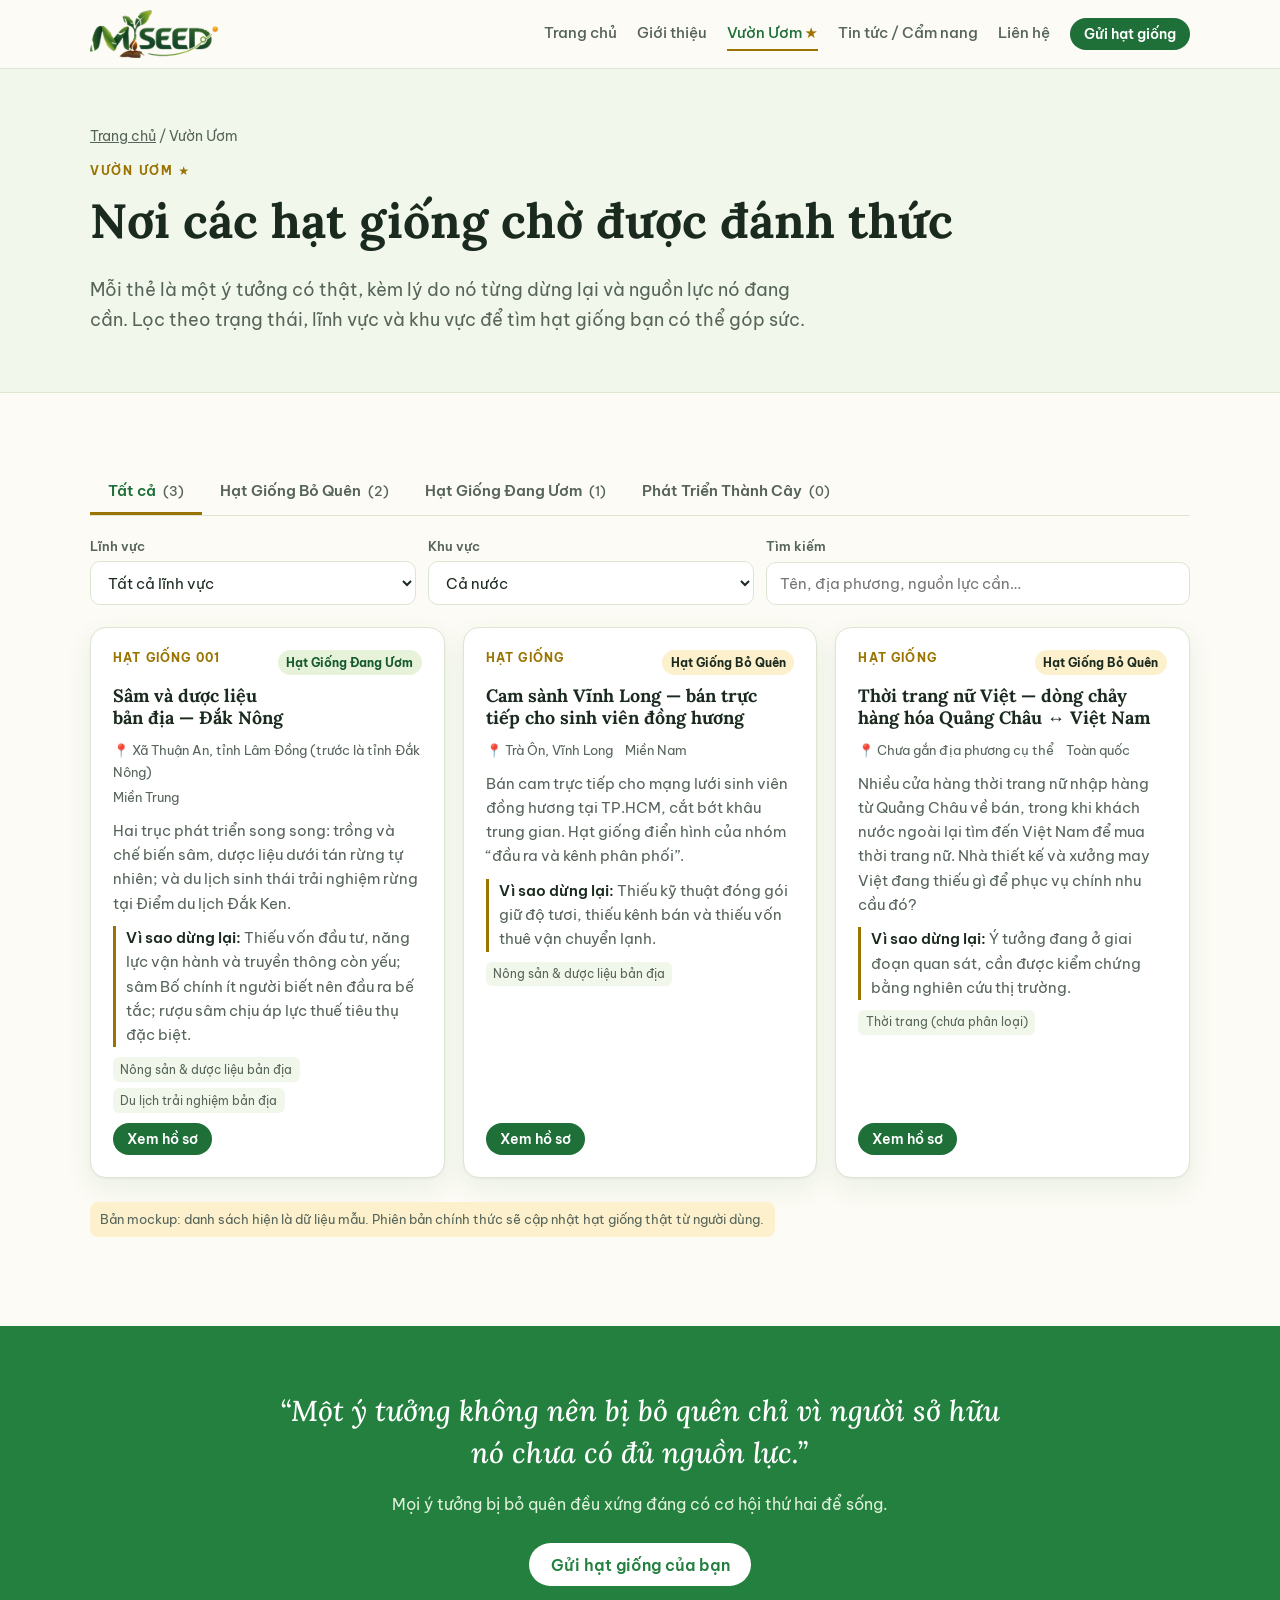
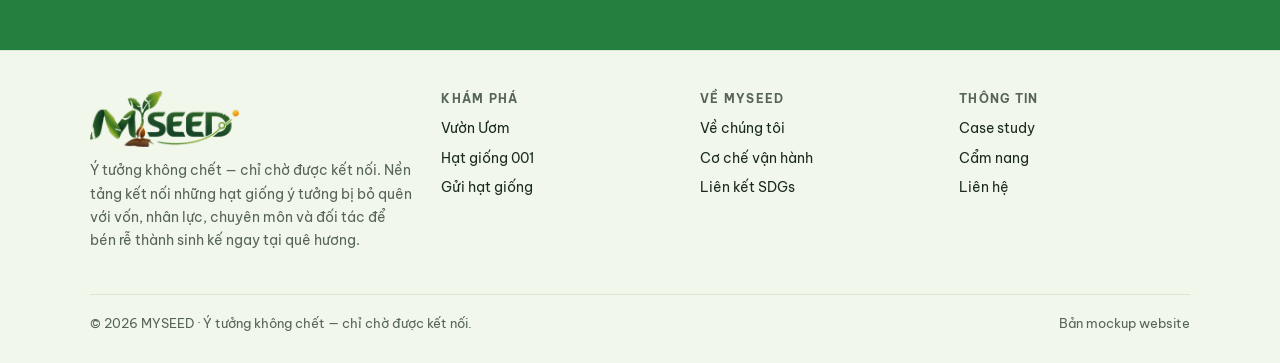
<file: vuon-uom.html>
<!doctype html>
<html lang="vi">
<head>
  <meta charset="utf-8">
  <meta name="viewport" content="width=device-width, initial-scale=1, viewport-fit=cover">
  <title>Vườn Ươm · MYSEED</title>
  <meta name="description" content="Vườn Ươm MYSEED: hạt giống bỏ quên, đang ươm và phát triển thành cây, lọc theo lĩnh vực và khu vực.">
  <meta property="og:title" content="Vườn Ươm · MYSEED">
  <meta property="og:description" content="Vườn Ươm MYSEED: hạt giống bỏ quên, đang ươm và phát triển thành cây, lọc theo lĩnh vực và khu vực.">
  <link rel="icon" type="image/png" href="favicon.png">
  <link rel="preconnect" href="https://fonts.googleapis.com">
  <link rel="preconnect" href="https://fonts.gstatic.com" crossorigin>
  <link href="https://fonts.googleapis.com/css2?family=Be+Vietnam+Pro:wght@400;500;600;700&family=Lora:ital,wght@0,500;0,600;0,700;1,500&display=swap" rel="stylesheet">
  <link rel="stylesheet" href="style.css">
</head>
<body>
<header class="nav">
  <div class="wrap nav-inner">
    <a class="brand" href="index.html"><img src="logo.png" alt="MYSEED" width="128" height="48"></a>
    <button class="nav-toggle" aria-label="Mở menu" aria-expanded="false">☰</button>
    <nav class="nav-links" aria-label="Điều hướng chính">
      <a href="index.html">Trang chủ</a><a href="gioi-thieu.html">Giới thiệu</a><a href="vuon-uom.html" aria-current="page">Vườn Ươm <span class="star">★</span></a><a href="tin-tuc.html">Tin tức / Cẩm nang</a><a href="lien-he.html">Liên hệ</a>
      <a class="btn btn-sm" href="gui-hat-giong.html">Gửi hạt giống</a>
    </nav>
  </div>
</header>
<main>
<section class="page-hero">
  <div class="wrap">
    <p class="crumbs"><a href="index.html">Trang chủ</a> / Vườn Ươm</p>
    <p class="eyebrow">Vườn Ươm ★</p>
    <h1>Nơi các hạt giống chờ được đánh thức</h1>
    <p class="lead">Mỗi thẻ là một ý tưởng có thật, kèm lý do nó từng dừng lại và nguồn lực nó đang cần. Lọc theo trạng thái, lĩnh vực và khu vực để tìm hạt giống bạn có thể góp sức.</p>
    
  </div>
</section>

<section class="section">
  <div class="wrap">
    <div class="states" role="tablist" aria-label="Trạng thái hạt giống">
      <button role="tab" data-state="all" aria-selected="true">Tất cả <small></small></button>
      <button role="tab" data-state="bo-quen" aria-selected="false">Hạt Giống Bỏ Quên <small></small></button>
      <button role="tab" data-state="dang-uom" aria-selected="false">Hạt Giống Đang Ươm <small></small></button>
      <button role="tab" data-state="thanh-cay" aria-selected="false">Phát Triển Thành Cây <small></small></button>
    </div>
    <div class="filters">
      <label for="fField">Lĩnh vực
        <select id="fField">
          <option value="">Tất cả lĩnh vực</option>
          <option value="nong-san">Nông sản &amp; dược liệu bản địa</option>
          <option value="lang-nghe">Thủ công &amp; làng nghề</option>
          <option value="tai-che">Tái chế &amp; môi trường</option>
          <option value="du-lich">Du lịch trải nghiệm bản địa</option>
          <option value="cong-nghe">Công nghệ &amp; giáo dục cộng đồng</option>
        </select>
      </label>
      <label for="fRegion">Khu vực
        <select id="fRegion">
          <option value="">Cả nước</option>
          <option value="bac">Miền Bắc</option>
          <option value="trung">Miền Trung</option>
          <option value="nam">Miền Nam</option>
        </select>
      </label>
      <label for="fSearch">Tìm kiếm
        <input id="fSearch" type="search" placeholder="Tên, địa phương, nguồn lực cần…">
      </label>
    </div>
    <div class="seed-grid" id="garden" aria-live="polite"></div>
    <div class="empty" id="gardenEmpty" hidden>
      <h3></h3>
      <p></p>
      <a class="btn btn-sm" href="gui-hat-giong.html">Gửi hạt giống của bạn</a>
    </div>
    <p class="mock-note" style="margin-top:24px">Bản mockup: danh sách hiện là dữ liệu mẫu. Phiên bản chính thức sẽ cập nhật hạt giống thật từ người dùng.</p>
  </div>
</section>
<section class="closing">
  <div class="wrap">
    <p class="q">“Một ý tưởng không nên bị bỏ quên chỉ vì người sở hữu nó chưa có đủ nguồn lực.”</p>
    <p class="s">Mọi ý tưởng bị bỏ quên đều xứng đáng có cơ hội thứ hai để sống.</p>
    <a class="btn btn-band" href="gui-hat-giong.html">Gửi hạt giống của bạn</a>
  </div>
</section>
</main>
<footer class="footer">
  <div class="wrap">
    <div class="footer-grid">
      <div>
        <a class="brand" href="index.html"><img src="logo.png" alt="MYSEED" width="149" height="56"></a>
        <p class="muted small" style="margin-top:12px">Ý tưởng không chết — chỉ chờ được kết nối. Nền tảng kết nối những hạt giống ý tưởng bị bỏ quên với vốn, nhân lực, chuyên môn và đối tác để bén rễ thành sinh kế ngay tại quê hương.</p>
      </div>
      <div>
        <h4>Khám phá</h4>
        <ul>
          <li><a href="vuon-uom.html">Vườn Ươm</a></li>
          <li><a href="du-an.html#hat-giong-001">Hạt giống 001</a></li>
          <li><a href="gui-hat-giong.html">Gửi hạt giống</a></li>
        </ul>
      </div>
      <div>
        <h4>Về MYSEED</h4>
        <ul>
          <li><a href="gioi-thieu.html#ve-chung-toi">Về chúng tôi</a></li>
          <li><a href="gioi-thieu.html#co-che">Cơ chế vận hành</a></li>
          <li><a href="gioi-thieu.html#sdgs">Liên kết SDGs</a></li>
        </ul>
      </div>
      <div>
        <h4>Thông tin</h4>
        <ul>
          <li><a href="tin-tuc.html#case-study">Case study</a></li>
          <li><a href="tin-tuc.html#cam-nang">Cẩm nang</a></li>
          <li><a href="lien-he.html">Liên hệ</a></li>
        </ul>
      </div>
    </div>
    <div class="footer-bottom">
      <span>© 2026 MYSEED · Ý tưởng không chết — chỉ chờ được kết nối.</span>
      <span>Bản mockup website</span>
    </div>
  </div>
</footer>
<script src="script.js"></script>
</body>
</html>
</file>
<file: style.css>
/* MYSEED — mockup website
   Layout: trang nhiều mục, dải nội dung toàn chiều ngang; màu chủ đạo xanh lá (theo logo) + vàng gold */
:root {
  --bg: #fcfbf5;
  --bg-alt: #f1f7ea;
  --surface: #ffffff;
  --ink: #1b2a1f;
  --ink-soft: #56645a;
  --line: #dde6d2;
  --forest: #1f6f38;
  --forest-2: #175a2c;
  --leaf: #5ba534;
  --leaf-soft: #e6f3da;
  --gold: #9a7300;
  --gold-fill: #e3b12a;
  --gold-soft: #fcf1cc;
  --bad: #b3432f;
  --band: #23803f;
  --on-band: #ffffff;
  --on-band-soft: #e3f2dc;
  --btn-ink: #ffffff;
  --gold-ink: #2a2000;
  --overlay: rgba(15, 30, 20, .55);
  --shadow: 0 1px 2px rgba(27,42,31,.05), 0 10px 28px rgba(31,111,56,.08);
  --radius: 16px;
  --serif: "Lora", Georgia, "Times New Roman", serif;
  --sans: "Be Vietnam Pro", system-ui, -apple-system, "Segoe UI", sans-serif;
}
@media (prefers-color-scheme: dark) {
  :root:not([data-theme="light"]) {
    --bg: #111713; --bg-alt: #17211a; --surface: #1d2820;
    --ink: #eef2e8; --ink-soft: #b3bdae; --line: #2f3d32;
    --forest: #86cf8e; --forest-2: #a9e0ae; --leaf: #8bd06a; --leaf-soft: #1f3524;
    --gold: #edc251; --gold-fill: #e3b12a; --gold-soft: #3a2f10; --bad: #ec8a74;
    --band: #1c5e30; --on-band: #ffffff; --on-band-soft: #cfe6cf;
    --btn-ink: #0e2415; --gold-ink: #2a2000; --overlay: rgba(0,0,0,.65);
    --shadow: 0 1px 2px rgba(0,0,0,.3), 0 10px 28px rgba(0,0,0,.3);
    color-scheme: dark;
  }
}
:root[data-theme="dark"] {
  --bg: #111713; --bg-alt: #17211a; --surface: #1d2820;
  --ink: #eef2e8; --ink-soft: #b3bdae; --line: #2f3d32;
  --forest: #86cf8e; --forest-2: #a9e0ae; --leaf: #8bd06a; --leaf-soft: #1f3524;
  --gold: #edc251; --gold-fill: #e3b12a; --gold-soft: #3a2f10; --bad: #ec8a74;
  --band: #1c5e30; --on-band: #ffffff; --on-band-soft: #cfe6cf;
  --btn-ink: #0e2415; --gold-ink: #2a2000; --overlay: rgba(0,0,0,.65);
  --shadow: 0 1px 2px rgba(0,0,0,.3), 0 10px 28px rgba(0,0,0,.3);
  color-scheme: dark;
}

* { box-sizing: border-box; }
[hidden] { display: none !important; }
html { scroll-behavior: smooth; scroll-padding-top: 80px; }
body { margin: 0; background: var(--bg); color: var(--ink); font: 16px/1.65 var(--sans); -webkit-font-smoothing: antialiased; }
h1, h2, h3, h4 { font-family: var(--serif); line-height: 1.25; margin: 0 0 .5em; text-wrap: balance; color: var(--ink); }
h1 { font-size: clamp(2.2rem, 5.4vw, 3.6rem); }
h2 { font-size: clamp(1.55rem, 3.2vw, 2.2rem); }
h3 { font-size: 1.18rem; }
h4 { font-size: 1rem; }
p { margin: 0 0 1em; }
a { color: var(--forest); }
img { max-width: 100%; }
.wrap { max-width: 1140px; margin: 0 auto; padding-inline: 20px; }
.muted { color: var(--ink-soft); }
.small { font-size: .88rem; }
.num { font-variant-numeric: tabular-nums; }
.eyebrow { text-transform: uppercase; letter-spacing: .14em; font-size: .76rem; font-weight: 700; color: var(--gold); margin-bottom: .8em; }
.lead { font-size: 1.12rem; color: var(--ink-soft); max-width: 40em; }
.section { padding-block: 76px; }
.section-alt { background: var(--bg-alt); }
.section-head { max-width: 46em; margin-bottom: 32px; }
.section-head p { color: var(--ink-soft); font-size: 1.05rem; }
.sub { margin-top: 2.2em; }
.src { font-size: .78rem; color: var(--ink-soft); }
.mock-note { font-size: .82rem; color: var(--ink-soft); background: var(--gold-soft); border-radius: 8px; padding: .5em .8em; display: inline-block; }

/* Buttons */
.btn { display: inline-flex; align-items: center; gap: .45em; background: var(--forest); color: var(--btn-ink); border: 0; border-radius: 999px; padding: .75em 1.4em; font: 600 .98rem var(--sans); text-decoration: none; cursor: pointer; transition: transform .15s, filter .15s; }
.btn:hover { filter: brightness(1.08); transform: translateY(-1px); }
.btn-sm { padding: .5em 1em; font-size: .88rem; }
.btn-ghost { background: transparent; color: var(--forest); box-shadow: inset 0 0 0 2px var(--forest); }
.btn-gold { background: var(--gold-fill); color: var(--gold-ink); }
.btn-band { background: var(--on-band); color: var(--band); }
.btn[disabled] { opacity: .5; cursor: not-allowed; transform: none; }
:focus-visible { outline: 2px solid var(--gold); outline-offset: 2px; }

/* Header */
.nav { position: sticky; top: env(safe-area-inset-top, 0px); z-index: 30; background: color-mix(in srgb, var(--bg) 90%, transparent); backdrop-filter: blur(10px); border-bottom: 1px solid var(--line); }
.nav-inner { display: flex; align-items: center; justify-content: space-between; gap: 16px; height: 68px; }
.brand { display: flex; align-items: center; gap: 10px; text-decoration: none; color: var(--ink); }
.brand-mark { width: 34px; height: 34px; border-radius: 50%; background: var(--band); display: grid; place-items: center; }
.brand-mark svg { width: 20px; height: 20px; }
.brand img { display: block; height: 48px; width: auto; }
.footer .brand img { height: 56px; }
.nav-links { display: flex; align-items: center; gap: 20px; }
.nav-links a:not(.btn) { color: var(--ink-soft); text-decoration: none; font-size: .93rem; font-weight: 500; padding: 4px 0; border-bottom: 2px solid transparent; }
.nav-links a:not(.btn):hover { color: var(--forest); }
.nav-links a[aria-current="page"] { color: var(--forest); border-color: var(--gold); }
.nav-links .star { color: var(--gold); }
.nav-toggle { display: none; background: none; border: 0; font-size: 1.5rem; color: var(--ink); cursor: pointer; }
@media (max-width: 940px) {
  .nav-toggle { display: block; }
  .nav-links { display: none; position: absolute; top: 68px; left: 0; right: 0; flex-direction: column; align-items: flex-start; gap: 14px; padding: 18px 20px 22px; background: var(--bg); border-bottom: 1px solid var(--line); }
  .nav-links.open { display: flex; }
}

/* Page hero (sub pages) */
.page-hero { padding-block: 56px 40px; background: var(--bg-alt); border-bottom: 1px solid var(--line); }
.page-hero h1 { font-size: clamp(2rem, 4.4vw, 3rem); }
.crumbs { font-size: .85rem; color: var(--ink-soft); margin-bottom: 14px; }
.crumbs a { color: var(--ink-soft); }
.subnav { display: flex; flex-wrap: wrap; gap: 8px; margin-top: 18px; }
.subnav a { font-size: .88rem; text-decoration: none; padding: .4em .9em; border-radius: 999px; border: 1px solid var(--line); background: var(--surface); color: var(--ink); }
.subnav a:hover { border-color: var(--forest); }

/* Home band 1: banner */
.banner { background: var(--band); color: var(--on-band); padding-block: 72px 64px; position: relative; overflow: hidden; }
.banner h1, .banner h2, .banner h3 { color: var(--on-band); }
.banner .eyebrow { color: var(--gold); }
.banner-grid { display: grid; grid-template-columns: 1.25fr 1fr; gap: 48px; align-items: center; position: relative; }
.banner h1 em { font-style: italic; color: var(--gold); }
.banner .lead { color: var(--on-band-soft); }
.banner-cta { display: flex; flex-wrap: wrap; gap: 12px; margin-top: 26px; }
.banner .btn-ghost { color: var(--on-band); box-shadow: inset 0 0 0 2px var(--on-band-soft); }
.program { margin-top: 26px; font-size: .86rem; color: var(--on-band-soft); border-left: 3px solid var(--gold); padding-left: 12px; }
.seed-story { background: color-mix(in srgb, var(--on-band) 8%, transparent); border: 1px solid color-mix(in srgb, var(--on-band) 18%, transparent); border-radius: 20px; padding: 26px; }
.seed-story .tag-001 { font: 700 .78rem var(--sans); letter-spacing: .12em; color: var(--gold); text-transform: uppercase; }
.seed-story h3 { font-size: 1.35rem; margin: .4em 0 .6em; }
.seed-story p { color: var(--on-band-soft); font-size: .95rem; }
.story-stats { display: grid; grid-template-columns: 1fr 1fr; gap: 12px; margin: 14px 0 18px; }
.story-stats div { background: color-mix(in srgb, var(--on-band) 7%, transparent); border-radius: 10px; padding: 10px 12px; }
.story-stats b { display: block; font: 700 1.25rem var(--serif); color: var(--on-band); font-variant-numeric: tabular-nums; }
.story-stats span { font-size: .8rem; color: var(--on-band-soft); }
.seed-story a { color: var(--gold); font-weight: 600; }
.roots { position: absolute; right: -60px; bottom: -40px; width: 420px; opacity: .12; pointer-events: none; }
.roots path { stroke: var(--on-band); fill: none; stroke-width: 2; }

/* Home band 2: intro + numbers */
.intro-grid { display: grid; grid-template-columns: 1fr 1.1fr; gap: 48px; align-items: start; }
.funnel { display: grid; gap: 10px; }
.funnel-step { display: grid; grid-template-columns: 130px 1fr; gap: 16px; align-items: center; background: var(--surface); border: 1px solid var(--line); border-radius: var(--radius); padding: 16px 20px; }
.funnel-step b { font: 700 1.9rem/1 var(--serif); color: var(--forest); font-variant-numeric: tabular-nums; }
.funnel-step:nth-child(2) { margin-inline: 22px; }
.funnel-step:nth-child(3) { margin-inline: 44px; }
.funnel-step:nth-child(3) b { color: var(--gold); }
.funnel-step p { margin: 0; font-size: .92rem; }
.gap-table { margin-top: 22px; }

/* Tables */
.table-wrap { overflow-x: auto; border-radius: var(--radius); border: 1px solid var(--line); background: var(--surface); }
table { width: 100%; border-collapse: collapse; font-size: .93rem; }
th, td { padding: 12px 16px; text-align: left; vertical-align: top; border-bottom: 1px solid var(--line); }
thead th { font-size: .78rem; text-transform: uppercase; letter-spacing: .06em; color: var(--ink-soft); background: var(--bg-alt); }
tbody th { font-weight: 600; }
tr:last-child > * { border-bottom: 0; }
td.r, th.r { text-align: right; font-variant-numeric: tabular-nums; white-space: nowrap; }
tfoot th, tfoot td { background: var(--bg-alt); font-weight: 700; }
.hl { background: var(--leaf-soft); }
.yes { color: var(--forest); font-weight: 700; }
.part { color: var(--gold); font-weight: 600; }
.no { color: var(--ink-soft); }

/* Mechanism 5 steps */
.steps { list-style: none; padding: 0; margin: 0; display: grid; grid-template-columns: repeat(5, 1fr); gap: 14px; }
.steps li { background: var(--surface); border: 1px solid var(--line); border-radius: var(--radius); padding: 22px 18px; position: relative; }
.steps li + li::before { content: ""; position: absolute; left: -14px; top: 38px; width: 14px; height: 2px; background: var(--gold); }
.step-no { font: 700 .78rem var(--sans); color: var(--gold); letter-spacing: .1em; }
.steps h3 { margin: .3em 0 .4em; font-size: 1.2rem; }
.steps p { font-size: .9rem; color: var(--ink-soft); margin: 0; }
.chain { display: flex; flex-wrap: wrap; gap: 6px; align-items: center; margin-top: 24px; font-size: .9rem; }
.chain span { background: var(--leaf-soft); color: var(--forest-2); padding: .3em .8em; border-radius: 999px; font-weight: 600; }
.chain i { color: var(--gold); font-style: normal; }

/* Featured seed (band 4) */
.feature { display: grid; grid-template-columns: 1.1fr 1fr; gap: 40px; align-items: start; }
.axes { display: grid; gap: 14px; }
.axis { background: var(--surface); border: 1px solid var(--line); border-radius: var(--radius); padding: 20px 22px; }
.axis h3 { font-size: 1.08rem; }
.axis p { font-size: .93rem; color: var(--ink-soft); margin-bottom: .6em; }
.kv { display: grid; grid-template-columns: repeat(auto-fit, minmax(110px, 1fr)); gap: 10px; margin-top: 8px; }
.kv div { background: var(--bg-alt); border-radius: 10px; padding: 10px 12px; }
.kv b { display: block; font: 700 1.1rem var(--serif); color: var(--forest); font-variant-numeric: tabular-nums; }
.kv span { font-size: .78rem; color: var(--ink-soft); }
.capital { margin-top: 6px; }
.capital-bar { height: 14px; border-radius: 99px; background: var(--bg-alt); overflow: hidden; border: 1px solid var(--line); }
.capital-bar i { display: block; height: 100%; width: 42%; background: var(--forest); }
.capital-legend { display: flex; justify-content: space-between; font-size: .8rem; color: var(--ink-soft); margin-top: 6px; font-variant-numeric: tabular-nums; }
.needs { display: flex; flex-wrap: wrap; gap: 8px; margin: 12px 0 18px; }
.need { font-size: .84rem; padding: .3em .8em; border-radius: 999px; background: var(--gold-soft); color: var(--ink); border: 1px solid color-mix(in srgb, var(--gold) 35%, transparent); }

/* Seed cards (Vườn Ươm) */
.seed-grid { display: grid; grid-template-columns: repeat(auto-fill, minmax(300px, 1fr)); gap: 18px; }
.seed { background: var(--surface); border: 1px solid var(--line); border-radius: var(--radius); padding: 22px; display: flex; flex-direction: column; gap: 10px; box-shadow: var(--shadow); min-width: 0; }
.seed-top { display: flex; justify-content: space-between; align-items: flex-start; gap: 10px; }
.seed-id { font: 700 .74rem var(--sans); letter-spacing: .1em; color: var(--gold); text-transform: uppercase; }
.state { font-size: .76rem; font-weight: 700; padding: .2em .7em; border-radius: 99px; white-space: nowrap; }
.state-bo-quen { background: var(--gold-soft); color: var(--ink); }
.state-dang-uom { background: var(--leaf-soft); color: var(--forest-2); }
.state-thanh-cay { background: var(--forest); color: var(--btn-ink); }
.state-dang-uom { background: var(--leaf-soft); color: var(--forest-2); }
.seed h3 { margin: 0; font-size: 1.12rem; }
.seed h3 a { color: var(--ink); text-decoration: none; }
.seed h3 a:hover { color: var(--forest); }
.seed p { font-size: .92rem; margin: 0; color: var(--ink-soft); }
.meta { font-size: .82rem; color: var(--ink-soft); display: flex; flex-wrap: wrap; gap: 4px 12px; }
.why { border-left: 3px solid var(--gold); padding-left: 10px; font-size: .88rem; color: var(--ink-soft); }
.why b { color: var(--ink); font-weight: 600; }
.tags { display: flex; flex-wrap: wrap; gap: 6px; }
.tag { font-size: .76rem; padding: .2em .6em; border-radius: 6px; background: var(--bg-alt); color: var(--ink-soft); }
.seed .btn { align-self: flex-start; margin-top: auto; }

.states { display: flex; flex-wrap: wrap; gap: 0; border-bottom: 1px solid var(--line); margin-bottom: 20px; }
.states button { background: none; border: 0; border-bottom: 3px solid transparent; padding: 12px 18px; font: 600 .95rem var(--sans); color: var(--ink-soft); cursor: pointer; }
.states button[aria-selected="true"] { color: var(--forest); border-color: var(--gold); }
.states small { font-weight: 500; color: var(--ink-soft); margin-left: 4px; }
.filters { display: grid; grid-template-columns: 1fr 1fr 1.3fr; gap: 12px; margin-bottom: 22px; }
.filters label { font-size: .8rem; font-weight: 600; color: var(--ink-soft); display: grid; gap: 4px; }
.empty { border: 1px dashed var(--line); border-radius: var(--radius); padding: 36px 24px; text-align: center; color: var(--ink-soft); }
.empty h3 { color: var(--ink); }

/* Ecosystem hub */
.eco { display: grid; grid-template-columns: repeat(3, 1fr); gap: 16px; align-items: stretch; }
.eco-card { background: var(--surface); border: 1.5px solid var(--forest); border-radius: var(--radius); padding: 16px 18px; min-width: 0; }
.eco-card:nth-child(even) { background: var(--leaf-soft); }
.eco-card h4 { color: var(--forest-2); margin-bottom: .3em; }
.eco-card p { font-size: .86rem; margin: 0; color: var(--ink-soft); }
.eco-card .in001 { margin-top: 8px; font-size: .8rem; color: var(--ink); border-top: 1px dashed var(--line); padding-top: 6px; }
.eco-card .in001 b { color: var(--gold); }
.eco-hub { display: grid; place-items: center; }
.eco-hub div { width: 190px; height: 190px; max-width: 100%; border-radius: 50%; background: var(--band); color: var(--on-band); border: 5px solid var(--gold); display: grid; place-content: center; text-align: center; padding: 16px; }
.eco-hub b { font: 700 1.6rem var(--serif); letter-spacing: .04em; }
.eco-hub span { font-size: .8rem; color: var(--on-band-soft); }

/* Cards & lists */
.grid-2 { display: grid; grid-template-columns: 1fr 1fr; gap: 20px; }
.grid-3 { display: grid; grid-template-columns: repeat(3, 1fr); gap: 16px; }
.grid-4 { display: grid; grid-template-columns: repeat(4, 1fr); gap: 16px; }
.grid-2 > *, .grid-3 > *, .grid-4 > * { min-width: 0; }
.card { background: var(--surface); border: 1px solid var(--line); border-radius: var(--radius); padding: 22px; }
.card p { font-size: .93rem; color: var(--ink-soft); }
.card p:last-child { margin-bottom: 0; }
.card h3 { font-size: 1.08rem; }
.list { padding-left: 1.1em; margin: 0 0 1em; }
.list li { margin-bottom: .5em; }
.pill-row { display: flex; flex-wrap: wrap; gap: 8px; }
.stat-big { font: 700 2rem/1.1 var(--serif); color: var(--forest); font-variant-numeric: tabular-nums; margin-bottom: .3em; }
.cmp { display: grid; grid-template-columns: 1fr auto auto; gap: 4px 16px; font-size: .92rem; align-items: baseline; }
.cmp .h { font-size: .74rem; text-transform: uppercase; letter-spacing: .06em; color: var(--ink-soft); }
.cmp b { font-variant-numeric: tabular-nums; text-align: right; }

/* Partners */
.partners { display: grid; grid-template-columns: 1.2fr 2fr; gap: 20px; }
.partner-main { background: var(--band); color: var(--on-band); border-radius: var(--radius); padding: 26px; }
.partner-main h3 { color: var(--on-band); }
.partner-main p { color: var(--on-band-soft); font-size: .93rem; }
.partner-main .eyebrow { color: var(--gold); }
.seeking { display: grid; grid-template-columns: 1fr 1fr; gap: 12px; }
.seeking div { background: var(--surface); border: 1px dashed var(--forest); border-radius: var(--radius); padding: 16px 18px; }
.seeking h4 { margin-bottom: .2em; }
.seeking p { font-size: .86rem; color: var(--ink-soft); margin: 0; }

/* SDGs */
.sdg { display: grid; grid-template-columns: repeat(5, 1fr); gap: 14px; }
.sdg article { background: var(--surface); border: 1px solid var(--line); border-top: 6px solid var(--c); border-radius: var(--radius); padding: 18px; display: flex; flex-direction: column; min-width: 0; }
.sdg .n { font: 700 1.8rem var(--serif); color: var(--c); line-height: 1; }
.sdg h4 { margin: .4em 0 .2em; }
.sdg .t { font-size: .76rem; font-weight: 700; color: var(--ink-soft); margin-bottom: .6em; }
.sdg p { font-size: .86rem; color: var(--ink-soft); margin: 0; }

/* Lifecycle */
.life { display: grid; grid-template-columns: repeat(auto-fill, minmax(200px, 1fr)); gap: 10px; counter-reset: l; }
.life div { border-radius: 12px; padding: 12px 14px; border: 1px solid var(--line); background: var(--surface); font-size: .86rem; }
.life b { display: block; font-size: .92rem; }
.life .st { font-size: .74rem; font-weight: 700; }
.life .done { border-color: var(--forest); background: var(--leaf-soft); }
.life .done .st { color: var(--forest); }
.life .doing { border-color: var(--gold); background: var(--gold-soft); }
.life .doing .st { color: var(--gold); }
.life .plan .st { color: var(--ink-soft); }

/* Team */
.team { display: grid; grid-template-columns: repeat(4, 1fr); gap: 16px; }
.member { text-align: center; background: var(--surface); border: 1px solid var(--line); border-radius: var(--radius); padding: 24px 16px; }
.avatar { width: 70px; height: 70px; border-radius: 50%; margin: 0 auto 12px; display: grid; place-items: center; font: 700 1.4rem var(--serif); background: var(--leaf-soft); color: var(--forest-2); }
.member.open .avatar { background: var(--gold-soft); color: var(--gold); border: 1.5px dashed var(--gold); }
.member h3 { font-size: 1.02rem; margin-bottom: .15em; }
.member p { font-size: .86rem; color: var(--ink-soft); margin: 0; }

/* Forms */
.form { display: grid; gap: 16px; }
.form-row { display: grid; grid-template-columns: 1fr 1fr; gap: 16px; }
label { display: grid; gap: 6px; font-weight: 600; font-size: .92rem; }
label .hint { font-weight: 400; color: var(--ink-soft); font-size: .82rem; }
input, textarea, select { font: 400 .96rem var(--sans); color: var(--ink); background: var(--surface); border: 1px solid var(--line); border-radius: 10px; padding: .68em .85em; width: 100%; }
textarea { resize: vertical; }
input:focus, textarea:focus, select:focus { outline: 2px solid var(--forest); outline-offset: 1px; }
.check { display: flex; gap: 10px; align-items: flex-start; font-weight: 400; font-size: .88rem; }
.check input { width: auto; margin-top: .3em; accent-color: var(--forest); }
.form-panel { background: var(--surface); border: 1px solid var(--line); border-radius: 20px; padding: 32px; }
.form-layout { display: grid; grid-template-columns: 1.6fr 1fr; gap: 32px; align-items: start; }
.aside { position: sticky; top: 90px; }
.success { background: var(--leaf-soft); border: 1px solid var(--forest); border-radius: var(--radius); padding: 22px; }
.success h3 { color: var(--forest-2); }

/* Detail page */
.detail-grid { display: grid; grid-template-columns: 1.6fr 1fr; gap: 32px; align-items: start; }
.detail-grid > * { min-width: 0; }
.cta-box { background: var(--band); color: var(--on-band); border-radius: 18px; padding: 24px; position: sticky; top: 90px; }
.cta-box h3 { color: var(--on-band); }
.cta-box p, .cta-box li { color: var(--on-band-soft); font-size: .9rem; }
.cta-box .btn { width: 100%; justify-content: center; margin-top: 6px; }

/* Modal */
.modal { position: fixed; inset: 0; background: var(--overlay); display: grid; place-items: center; padding: 16px; z-index: 50; }
.modal[hidden] { display: none; }
.modal-box { background: var(--bg); color: var(--ink); border-radius: 18px; width: min(620px, 100%); max-height: 90vh; overflow: auto; padding: 26px; box-shadow: var(--shadow); }
.modal-head { display: flex; justify-content: space-between; gap: 12px; align-items: flex-start; }
.modal-close { background: none; border: 0; font-size: 1.5rem; line-height: 1; cursor: pointer; color: var(--ink-soft); }
.progress { display: grid; grid-template-columns: repeat(4, 1fr); gap: 6px; margin: 14px 0 20px; }
.progress span { font-size: .74rem; color: var(--ink-soft); border-top: 4px solid var(--line); padding-top: 6px; }
.progress span.on { border-color: var(--forest); color: var(--forest); font-weight: 700; }
.step-pane { display: grid; gap: 14px; }
.opt-grid { display: grid; grid-template-columns: 1fr 1fr; gap: 8px; }
.opt { display: flex; gap: 10px; align-items: flex-start; border: 1px solid var(--line); border-radius: 10px; padding: 10px 12px; font-weight: 500; font-size: .9rem; cursor: pointer; background: var(--surface); }
.opt input { width: auto; margin-top: .25em; accent-color: var(--forest); }
.opt:has(input:checked) { border-color: var(--forest); background: var(--leaf-soft); }
.modal-foot { display: flex; justify-content: space-between; gap: 10px; margin-top: 20px; }
.chat-preview { border: 1px solid var(--line); border-radius: 12px; overflow: hidden; }
.chat-preview header { background: var(--band); color: var(--on-band); padding: 10px 14px; font-weight: 600; font-size: .9rem; }
.chat-preview ul { list-style: none; margin: 0; padding: 12px 14px; display: grid; gap: 6px; font-size: .88rem; background: var(--surface); }
.chat-preview li::before { content: "● "; color: var(--forest); }
.form-msg { color: var(--bad); font-size: .86rem; min-height: 1.2em; margin: 0; }

/* News */
.tabs { display: flex; flex-wrap: wrap; gap: 8px; margin-bottom: 26px; }
.tabs button { font: 600 .92rem var(--sans); padding: .5em 1.1em; border-radius: 999px; border: 1px solid var(--line); background: var(--surface); color: var(--ink); cursor: pointer; }
.tabs button[aria-selected="true"] { background: var(--forest); color: var(--btn-ink); border-color: var(--forest); }
.article { max-width: 760px; }
.article h2 { margin-top: 1.4em; font-size: 1.5rem; }
.article h3 { margin-top: 1.2em; }
.article p, .article li { font-size: 1rem; }
.article figure { margin: 1.4em 0; }
.pullquote { font: italic 500 1.3rem/1.5 var(--serif); border-left: 4px solid var(--gold); padding-left: 18px; margin: 1.4em 0; color: var(--ink); }
.news-list { display: grid; gap: 14px; }
.news-item { display: grid; grid-template-columns: 140px 1fr; gap: 20px; background: var(--surface); border: 1px solid var(--line); border-radius: var(--radius); padding: 18px 20px; }
.news-item time, .news-item .when { font-size: .82rem; font-weight: 700; color: var(--gold); }
.news-item h3 { font-size: 1.05rem; margin-bottom: .3em; }
.news-item p { margin: 0; font-size: .92rem; color: var(--ink-soft); }
.species { display: flex; flex-wrap: wrap; gap: 6px; }
.species span { font-size: .82rem; padding: .25em .7em; border-radius: 999px; background: var(--leaf-soft); color: var(--forest-2); }
.species.rare span { background: var(--gold-soft); color: var(--ink); }

/* Contact */
.contact-list { display: grid; gap: 12px; }
.contact-item { display: grid; grid-template-columns: 40px 1fr; gap: 14px; align-items: start; background: var(--surface); border: 1px solid var(--line); border-radius: var(--radius); padding: 16px 18px; }
.contact-item .ic { width: 40px; height: 40px; border-radius: 10px; background: var(--leaf-soft); display: grid; place-items: center; color: var(--forest); }
.contact-item .ic svg { width: 20px; height: 20px; }
.contact-item h3 { font-size: 1rem; margin-bottom: .15em; }
.contact-item p { margin: 0; font-size: .92rem; color: var(--ink-soft); }
.pending { font-style: italic; color: var(--gold); }

/* Closing band + footer */
.closing { background: var(--band); color: var(--on-band); text-align: center; padding-block: 64px; }
.closing p.q { font: italic 500 clamp(1.3rem, 2.8vw, 1.8rem)/1.45 var(--serif); max-width: 26em; margin: 0 auto .6em; color: var(--on-band); }
.closing p.s { color: var(--on-band-soft); margin-bottom: 1.6em; }
.footer { background: var(--bg-alt); border-top: 1px solid var(--line); padding-block: 40px 28px; font-size: .9rem; }
.footer-grid { display: grid; grid-template-columns: 1.4fr 1fr 1fr 1fr; gap: 28px; }
.footer h4 { font-family: var(--sans); font-size: .78rem; text-transform: uppercase; letter-spacing: .1em; color: var(--ink-soft); margin-bottom: .8em; }
.footer ul { list-style: none; margin: 0; padding: 0; display: grid; gap: 6px; }
.footer a { color: var(--ink); text-decoration: none; }
.footer a:hover { color: var(--forest); }
.footer-bottom { margin-top: 28px; padding-top: 18px; border-top: 1px solid var(--line); display: flex; justify-content: space-between; gap: 12px; flex-wrap: wrap; color: var(--ink-soft); font-size: .82rem; }

/* Responsive */
@media (max-width: 1000px) {
  .steps { grid-template-columns: repeat(2, 1fr); }
  .steps li + li::before { display: none; }
  .sdg { grid-template-columns: repeat(3, 1fr); }
  .team, .grid-4 { grid-template-columns: repeat(2, 1fr); }
  .footer-grid { grid-template-columns: 1fr 1fr; }
}
@media (max-width: 800px) {
  .wrap { padding-inline: 16px; }
  .section { padding-block: 56px; }
  .banner { padding-block: 48px; }
  .banner-grid, .intro-grid, .feature, .partners, .grid-2, .grid-3, .detail-grid, .form-layout { grid-template-columns: 1fr; }
  .eco { grid-template-columns: 1fr 1fr; }
  .eco-hub { grid-column: 1 / -1; order: -1; }
  .filters { grid-template-columns: 1fr; }
  .form-row, .opt-grid, .seeking { grid-template-columns: 1fr; }
  .aside, .cta-box { position: static; }
  .funnel-step { grid-template-columns: 1fr; gap: 4px; }
  .funnel-step:nth-child(2), .funnel-step:nth-child(3) { margin-inline: 0; }
  .news-item { grid-template-columns: 1fr; gap: 6px; }
  .kv { grid-template-columns: 1fr 1fr; }
}
@media (max-width: 480px) {
  .steps, .sdg, .team, .grid-4, .eco, .footer-grid, .story-stats { grid-template-columns: 1fr; }
  .form-panel { padding: 20px; }
}
@media (prefers-reduced-motion: reduce) { html { scroll-behavior: auto; } .btn { transition: none; } }

/* ===== v3: Hero sáng ===== */
.hero { position: relative; overflow: hidden; padding-block: 64px 72px; background: linear-gradient(165deg, var(--leaf-soft) 0%, var(--bg) 50%, var(--gold-soft) 100%); }
.hero-deco { position: absolute; width: 280px; height: 280px; pointer-events: none; opacity: .5; }
.hero-deco path { fill: var(--leaf); opacity: .18; }
.hero-deco.l { left: -70px; top: -40px; transform: rotate(-20deg); }
.hero-deco.r { right: -80px; bottom: -60px; transform: rotate(160deg); }
.hero-deco.r path { fill: var(--gold-fill); opacity: .22; }
.hero-top { text-align: center; position: relative; }
.hero-top .eyebrow { color: var(--gold); }
.slogan { font-size: clamp(1.55rem, 3.55vw, 3.05rem); white-space: nowrap; letter-spacing: -.005em; margin: .2em 0 .45em; }
.slogan .a { color: var(--forest); }
.slogan .b { color: var(--gold); font-style: italic; }
.hero-top .lead { margin: 0 auto; max-width: 42em; }
.hero-cta { display: flex; flex-wrap: wrap; justify-content: center; gap: 12px; margin-top: 28px; }
@media (max-width: 760px) {
  .slogan { white-space: normal; font-size: clamp(1.7rem, 7.4vw, 2.3rem); }
  .slogan span { display: block; }
}
.hero-seed { position: relative; margin-top: 52px; display: grid; grid-template-columns: 1.1fr 1.4fr; gap: 28px; align-items: center; background: var(--surface); border: 1px solid var(--line); border-top: 5px solid var(--gold-fill); border-radius: 20px; padding: 28px; box-shadow: var(--shadow); }
.hero-seed > * { min-width: 0; }
.tag-001 { font: 700 .76rem var(--sans); letter-spacing: .12em; color: var(--gold); text-transform: uppercase; }
.hero-seed h2 { font-size: 1.5rem; margin: .35em 0 .4em; }
.hero-seed p { color: var(--ink-soft); font-size: .95rem; margin-bottom: .8em; }
.hero-seed a.more { font-weight: 600; color: var(--forest); }
.seed-stats { display: grid; grid-template-columns: repeat(4, 1fr); gap: 12px; }
.seed-stats div { background: var(--bg-alt); border-radius: 12px; padding: 14px; }
.seed-stats b { display: block; font: 700 1.35rem var(--serif); color: var(--forest); font-variant-numeric: tabular-nums; white-space: nowrap; }
.seed-stats span { font-size: .8rem; color: var(--ink-soft); }

/* ===== Bối cảnh & vấn đề ===== */
.why-grid { display: grid; grid-template-columns: repeat(4, 1fr); gap: 18px; }
.why-card { background: var(--surface); border: 1px solid var(--line); border-radius: var(--radius); padding: 22px; min-width: 0; }
.why-ico { width: 48px; height: 48px; border-radius: 12px; background: var(--gold-soft); color: var(--gold); display: grid; place-items: center; margin-bottom: 14px; }
.why-ico svg { width: 26px; height: 26px; }
.why-card h3 { font-size: 1.05rem; }
.why-card p { font-size: .9rem; color: var(--ink-soft); margin: 0; }
.context { display: grid; grid-template-columns: 1fr 1fr; gap: 40px; align-items: center; margin-bottom: 36px; }
.context p { color: var(--ink-soft); }
.context blockquote { margin: 0; font: italic 500 1.3rem/1.5 var(--serif); color: var(--forest-2); border-left: 4px solid var(--gold-fill); padding-left: 18px; }

/* ===== 5 bước (nổi bật) ===== */
.grow-section { background: var(--bg-alt); position: relative; }
.center-head { text-align: center; max-width: 44em; margin: 0 auto 44px; }
.center-head p { color: var(--ink-soft); font-size: 1.05rem; }
.grow { list-style: none; margin: 0; padding: 0; display: grid; grid-template-columns: repeat(5, 1fr); gap: 20px; position: relative; }
.grow::before { content: ""; position: absolute; top: 60px; left: 10%; right: 10%; height: 4px; border-radius: 4px; background: linear-gradient(90deg, var(--leaf), var(--gold-fill)); }
.g-step { position: relative; text-align: center; }
.g-ico { position: relative; width: 120px; height: 120px; border-radius: 50%; margin: 0 auto 16px; background: var(--surface); border: 4px solid var(--leaf); display: grid; place-items: center; box-shadow: var(--shadow); }
.g-step:last-child .g-ico { border-color: var(--gold-fill); }
.g-ico svg { width: 66px; height: 66px; }
.g-num { position: absolute; top: -6px; right: -4px; width: 34px; height: 34px; border-radius: 50%; background: var(--gold-fill); color: var(--gold-ink); font: 700 .9rem var(--sans); display: grid; place-items: center; border: 3px solid var(--surface); }
.g-step h3 { font-size: 1.4rem; color: var(--forest); margin-bottom: .3em; }
.g-step p { font-size: .92rem; color: var(--ink-soft); margin: 0 auto; max-width: 16em; }
.ic-stroke { stroke: var(--forest); fill: none; stroke-width: 3; stroke-linecap: round; stroke-linejoin: round; }
.ic-leaf { fill: var(--leaf); }
.ic-seed { fill: #a8632a; }
.ic-soil { fill: #8a5a2e; opacity: .85; }
.ic-gold { fill: var(--gold-fill); }
.ic-drop { fill: #5aa9d6; }
@media (max-width: 900px) {
  .grow { grid-template-columns: 1fr; gap: 14px; max-width: 520px; margin: 0 auto; }
  .grow::before { top: 20px; bottom: 20px; left: 45px; right: auto; width: 4px; height: auto; background: linear-gradient(180deg, var(--leaf), var(--gold-fill)); }
  .g-step { display: grid; grid-template-columns: 94px 1fr; gap: 16px; text-align: left; align-items: center; }
  .g-ico { width: 90px; height: 90px; margin: 0; }
  .g-ico svg { width: 50px; height: 50px; }
  .g-step p { margin: 0; max-width: none; }
}

/* ===== 8 bước theo 3 chặng ===== */
.phases { display: grid; grid-template-columns: 3fr 3fr 2fr; gap: 18px; align-items: stretch; }
.phase { border-radius: 18px; overflow: hidden; background: var(--surface); border: 1px solid var(--line); display: flex; flex-direction: column; min-width: 0; }
.phase-head { padding: 16px 20px; display: flex; justify-content: space-between; align-items: baseline; gap: 10px; }
.phase-head h3 { margin: 0; font-size: 1.2rem; }
.phase-head span { font-size: .78rem; font-weight: 700; letter-spacing: .08em; text-transform: uppercase; }
.phase.p1 .phase-head { background: var(--leaf-soft); color: var(--forest-2); }
.phase.p2 .phase-head { background: var(--gold-soft); color: var(--gold); }
.phase.p3 .phase-head { background: var(--band); color: var(--on-band); }
.phase.p3 .phase-head h3 { color: var(--on-band); }
.phase ol { list-style: none; margin: 0; padding: 18px 20px 22px; display: grid; gap: 18px; position: relative; }
.phase li { display: grid; grid-template-columns: 40px 1fr; gap: 12px; position: relative; }
.phase li:not(:last-child)::after { content: ""; position: absolute; left: 19px; top: 42px; bottom: -16px; width: 2px; background: var(--line); }
.phase li b.n { width: 40px; height: 40px; border-radius: 50%; display: grid; place-items: center; font: 700 1rem var(--serif); background: var(--gold-fill); color: var(--gold-ink); }
.phase li h4 { margin: 2px 0 .15em; font-size: 1.02rem; }
.phase li p { margin: 0; font-size: .88rem; color: var(--ink-soft); }
@media (max-width: 900px) { .phases { grid-template-columns: 1fr; } }

/* ===== Hệ sinh thái dạng vòng tròn ===== */
.eco-ring { position: relative; width: min(100%, 780px); aspect-ratio: 1 / 1; margin: 0 auto; }
.eco-ring svg.eco-lines { position: absolute; inset: 0; width: 100%; height: 100%; }
.eco-lines circle { fill: none; stroke: var(--gold-fill); stroke-width: .35; stroke-dasharray: 1.2 1.2; opacity: .8; }
.eco-lines line { stroke: var(--leaf); stroke-width: .35; opacity: .7; }
.eco-center { position: absolute; left: 50%; top: 50%; width: 27%; aspect-ratio: 1 / 1; transform: translate(-50%, -50%); border-radius: 50%; background: var(--surface); border: 5px solid var(--gold-fill); box-shadow: var(--shadow); display: grid; place-content: center; text-align: center; padding: 6%; }
.eco-center img { width: 100%; height: auto; }
.eco-center span { font-size: .78rem; color: var(--ink-soft); margin-top: 4px; }
.eco-node { position: absolute; width: 23%; transform: translate(-50%, -50%); background: var(--surface); border: 2px solid var(--leaf); border-radius: 14px; padding: 12px 12px; text-align: center; box-shadow: var(--shadow); }
.eco-node:nth-of-type(even) { background: var(--leaf-soft); }
.eco-node h4 { margin: 0 0 .25em; font-size: .98rem; color: var(--forest-2); }
.eco-node p { margin: 0; font-size: .8rem; color: var(--ink-soft); line-height: 1.4; }
.eco-list { display: none; }
@media (max-width: 700px) {
  .eco-node { width: 28%; padding: 8px 6px; border-radius: 10px; }
  .eco-node h4 { font-size: .72rem; line-height: 1.25; margin: 0; }
  .eco-node p { display: none; }
  .eco-center span { display: none; }
  .eco-list { display: grid; gap: 8px; margin-top: 18px; padding: 0; list-style: none; }
  .eco-list li { background: var(--surface); border: 1px solid var(--line); border-radius: 12px; padding: 10px 14px; font-size: .9rem; }
}

/* ===== Khác biệt nổi trội ===== */
.diff-grid { display: grid; grid-template-columns: repeat(3, 1fr); gap: 18px; }
.diff { background: var(--surface); border: 1px solid var(--line); border-radius: var(--radius); padding: 24px; position: relative; min-width: 0; }
.diff .dn { font: 700 2.2rem/1 var(--serif); color: var(--gold-fill); display: block; margin-bottom: 10px; }
.diff h3 { font-size: 1.1rem; }
.diff p { font-size: .92rem; color: var(--ink-soft); margin: 0; }
@media (max-width: 900px) { .diff-grid { grid-template-columns: 1fr 1fr; } }
@media (max-width: 560px) { .diff-grid { grid-template-columns: 1fr; } }

/* ===== Đội ngũ ===== */
.team-list { list-style: none; padding: 0; margin: 0 0 20px; display: flex; flex-wrap: wrap; gap: 12px; }
.team-list li { display: flex; align-items: center; gap: 10px; background: var(--surface); border: 1px solid var(--line); border-radius: 999px; padding: 8px 18px 8px 8px; font-weight: 600; }
.team-list li i { width: 34px; height: 34px; border-radius: 50%; background: var(--leaf-soft); color: var(--forest-2); display: grid; place-items: center; font: 700 .95rem var(--serif); font-style: normal; }
.recruit { display: flex; gap: 18px; align-items: center; justify-content: space-between; flex-wrap: wrap; background: var(--gold-soft); border: 1px dashed var(--gold-fill); border-radius: var(--radius); padding: 20px 24px; }
.recruit p { margin: 0; max-width: 46em; }
.recruit b { color: var(--gold); }

@media (max-width: 1000px) { .why-grid { grid-template-columns: 1fr 1fr; } .seed-stats { grid-template-columns: 1fr 1fr; } }
@media (max-width: 800px) { .hero-seed, .context { grid-template-columns: 1fr; } }
@media (max-width: 480px) { .why-grid { grid-template-columns: 1fr; } .hero-seed { padding: 20px; } }
.partner-main .eyebrow, .cta-box .eyebrow { color: #ffe08a; }
.recruit > div { min-width: 0; }
.recruit-roles { margin-top: 12px; }
.recruit-roles .need { background: var(--surface); }
</file>
